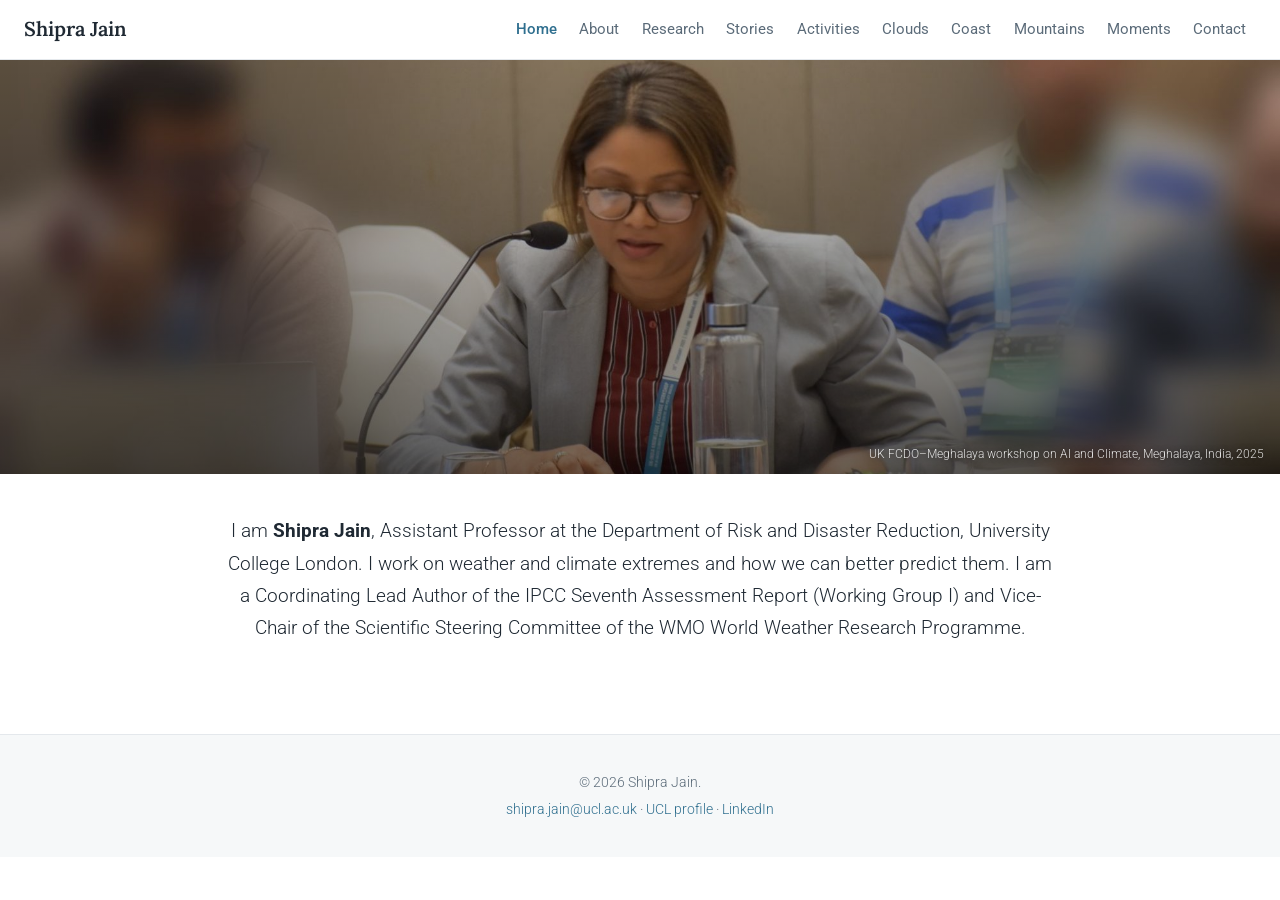
<file: index.html>
<!DOCTYPE html>
<html lang="en">
<head>
<meta charset="utf-8">
<meta name="viewport" content="width=device-width, initial-scale=1">
<title>Home · Shipra Jain</title>
<meta name="description" content="Shipra Jain, Assistant Professor at UCL, works on weather and climate extremes and how we can better predict them.">
<link rel="canonical" href="https://climatejain.github.io/">
<meta name="theme-color" content="#2f6f8f">
<link rel="icon" href="assets/favicon.svg" type="image/svg+xml">
<link rel="icon" href="assets/favicon-32.png" sizes="32x32" type="image/png">
<link rel="apple-touch-icon" href="assets/apple-touch-icon.png">
<meta property="og:type" content="website">
<meta property="og:site_name" content="Shipra Jain">
<meta property="og:title" content="Home · Shipra Jain">
<meta property="og:description" content="Shipra Jain, Assistant Professor at UCL, works on weather and climate extremes and how we can better predict them.">
<meta property="og:url" content="https://climatejain.github.io/">
<meta property="og:image" content="https://climatejain.github.io/assets/img/og-image.jpg">
<meta property="og:image:width" content="1200">
<meta property="og:image:height" content="630">
<meta name="twitter:card" content="summary_large_image">
<meta name="twitter:title" content="Home · Shipra Jain">
<meta name="twitter:description" content="Shipra Jain, Assistant Professor at UCL, works on weather and climate extremes and how we can better predict them.">
<meta name="twitter:image" content="https://climatejain.github.io/assets/img/og-image.jpg">
<link rel="preconnect" href="https://fonts.googleapis.com">
<link rel="preconnect" href="https://fonts.gstatic.com" crossorigin>
<link href="https://fonts.googleapis.com/css2?family=Lora:ital,wght@0,400;0,500;0,600;1,400&family=Roboto:wght@300;400;500;700&display=swap" rel="stylesheet">
<link rel="stylesheet" href="assets/style.css">
</head>
<body>
<a class="skip-link" href="#main">Skip to content</a>
<nav class="topnav">
  <a class="brand" href="index.html">Shipra Jain</a>
  <button class="navtoggle" aria-label="Menu" onclick="document.body.classList.toggle('nav-open')">&#9776;</button>
  <div class="navlinks">
      <a href="index.html" class="active">Home</a>
      <a href="about.html">About</a>
      <a href="research.html">Research</a>
      <a href="stories.html">Stories</a>
      <a href="activities.html">Activities</a>
      <a href="clouds.html">Clouds</a>
      <a href="coast.html">Coast</a>
      <a href="mountains.html">Mountains</a>
      <a href="moments.html">Moments</a>
      <a href="contact.html">Contact</a>
      
  </div>
</nav>
<header class="hero" style="background-image:url(assets/img/Home/f4d97d5be1da52406b90986c2daaeeae.jpg)"><div class="hero-cap">UK FCDO–Meghalaya workshop on AI and Climate, Meghalaya, India, 2025</div></header>
<main id="main">

<section class="prose center">
  <p class="lead">I am <strong>Shipra Jain</strong>, Assistant Professor at the Department of
  Risk and Disaster Reduction, University College London. I work on weather and climate
  extremes and how we can better predict them. I am a Coordinating Lead Author of the IPCC
  Seventh Assessment Report (Working Group I) and Vice-Chair of the Scientific Steering Committee of the
  WMO World Weather Research Programme.</p>
</section>

</main>
<footer class="site-footer">
  <p>&copy; 2026 Shipra Jain.</p>
  <p><a href="mailto:shipra.jain@ucl.ac.uk">shipra.jain@ucl.ac.uk</a> &middot;
     <a href="https://profiles.ucl.ac.uk/98393-shipra-jain" target="_blank" rel="noopener">UCL profile</a> &middot;
     <a href="https://www.linkedin.com/in/shipra-jain-9aa1382a/" target="_blank" rel="noopener">LinkedIn</a></p>
</footer>
</body>
</html>
</file>
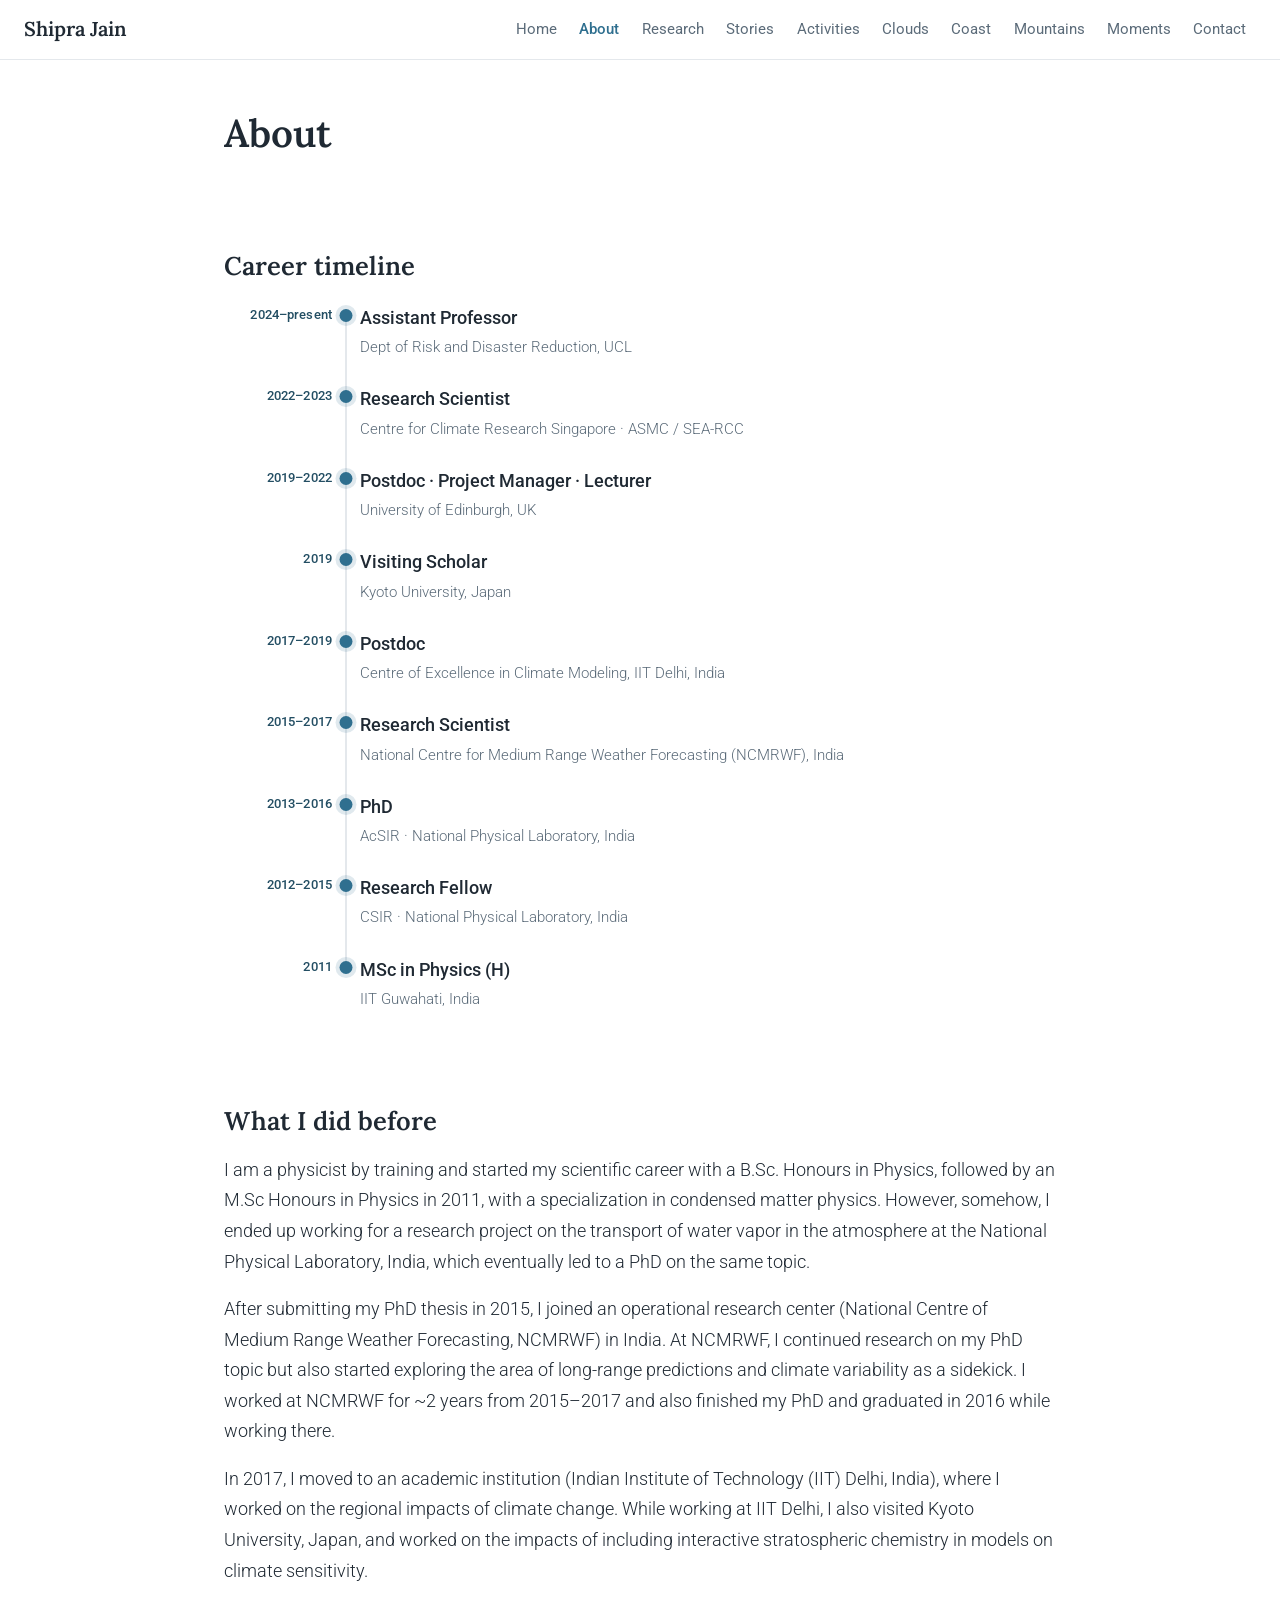
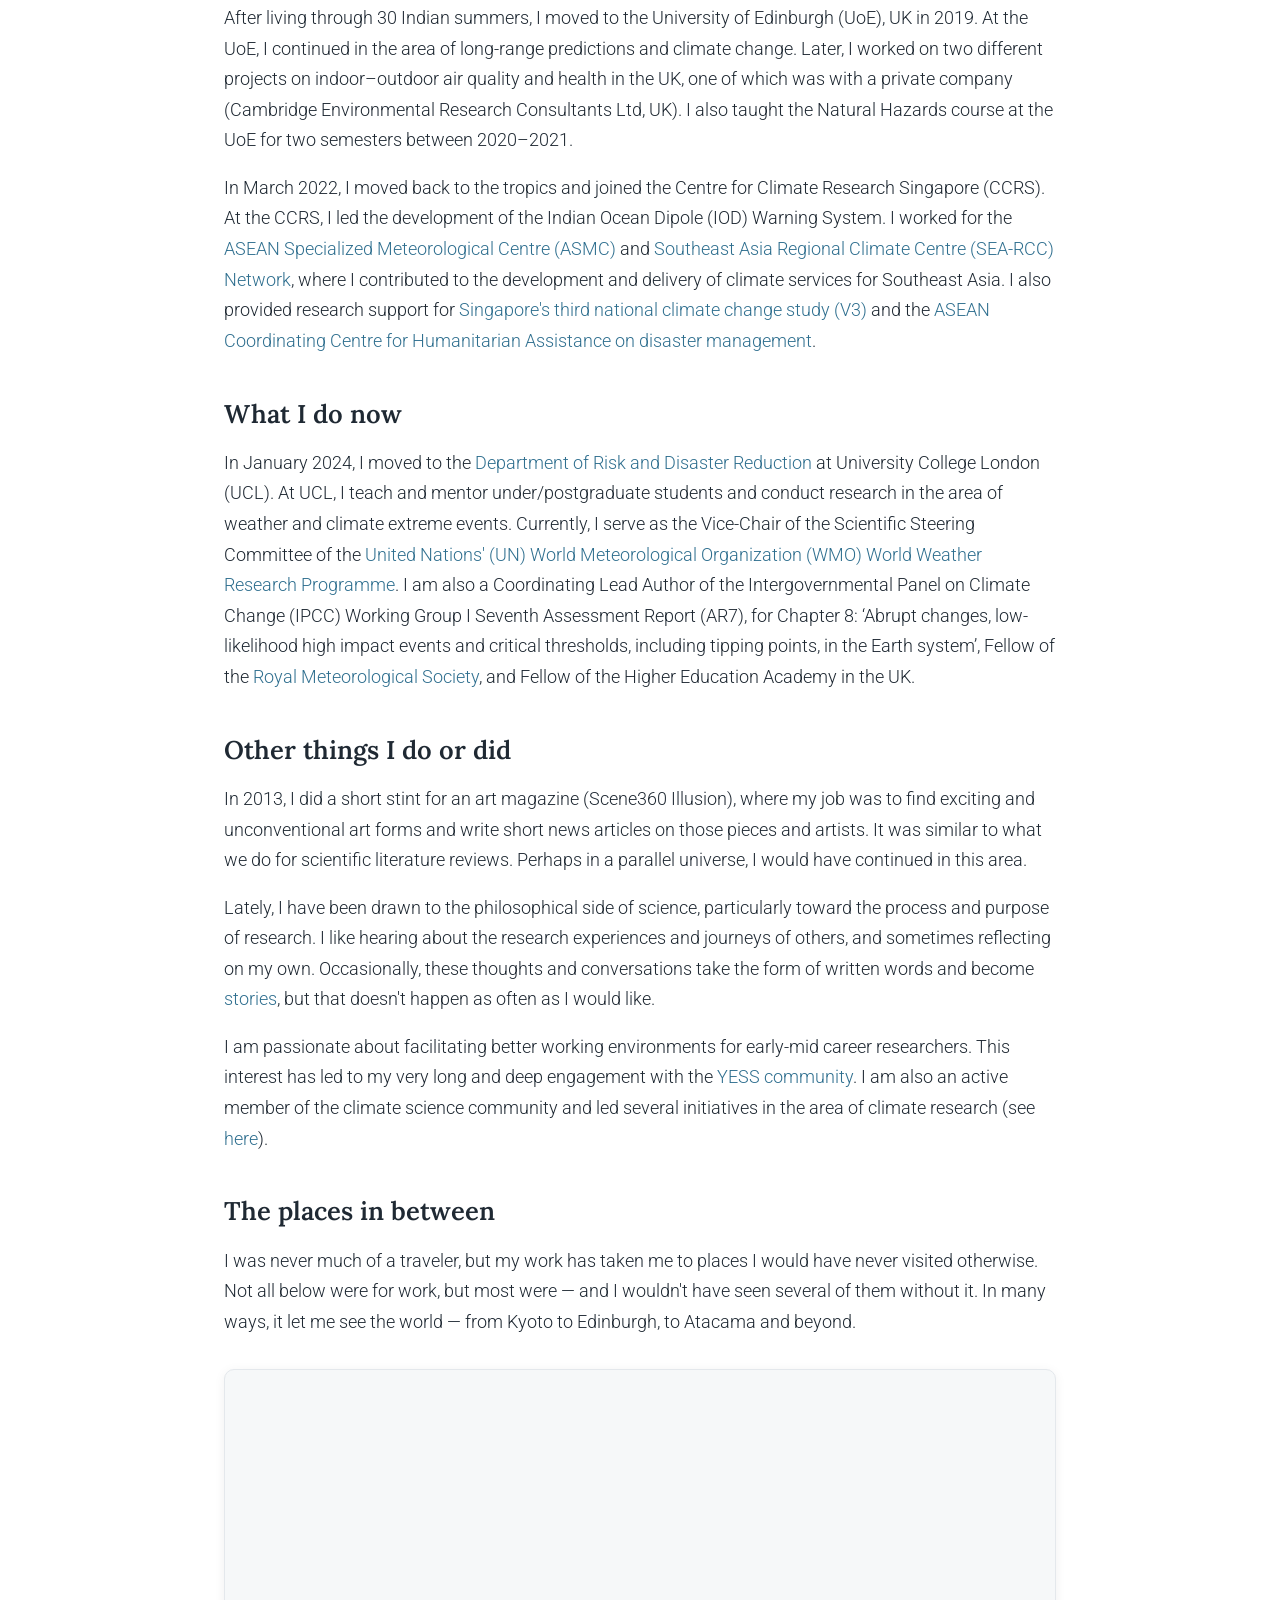
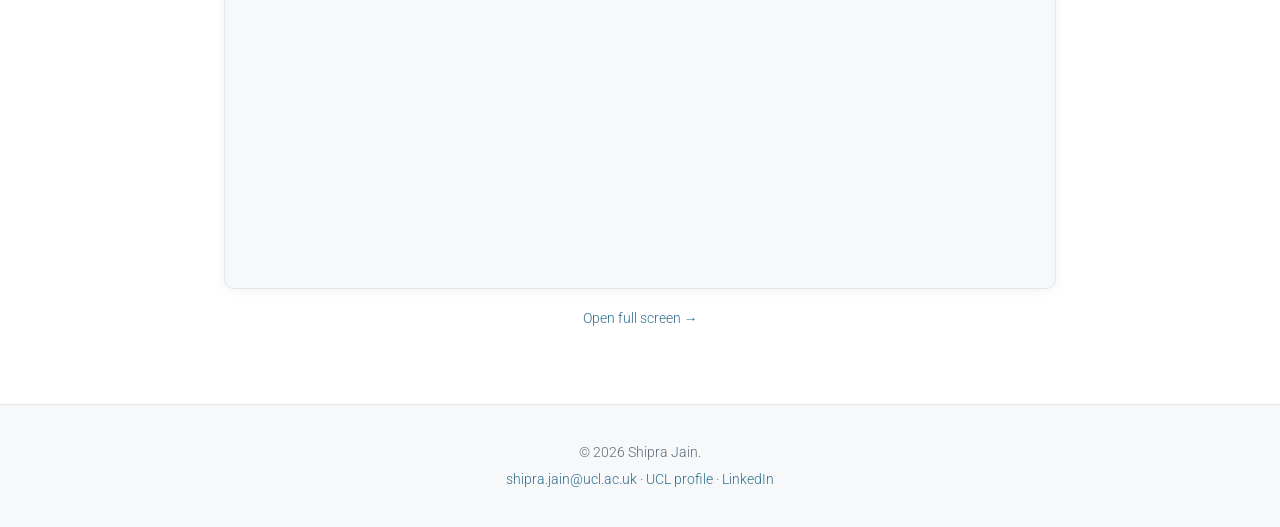
<file: about.html>
<!DOCTYPE html>
<html lang="en">
<head>
<meta charset="utf-8">
<meta name="viewport" content="width=device-width, initial-scale=1">
<title>About · Shipra Jain</title>
<meta name="description" content="About Shipra Jain — a physicist turned climate scientist; career timeline from India and Japan to Edinburgh, Singapore and UCL.">
<link rel="canonical" href="https://climatejain.github.io/about.html">
<meta name="theme-color" content="#2f6f8f">
<link rel="icon" href="assets/favicon.svg" type="image/svg+xml">
<link rel="icon" href="assets/favicon-32.png" sizes="32x32" type="image/png">
<link rel="apple-touch-icon" href="assets/apple-touch-icon.png">
<meta property="og:type" content="website">
<meta property="og:site_name" content="Shipra Jain">
<meta property="og:title" content="About · Shipra Jain">
<meta property="og:description" content="About Shipra Jain — a physicist turned climate scientist; career timeline from India and Japan to Edinburgh, Singapore and UCL.">
<meta property="og:url" content="https://climatejain.github.io/about.html">
<meta property="og:image" content="https://climatejain.github.io/assets/img/og-image.jpg">
<meta property="og:image:width" content="1200">
<meta property="og:image:height" content="630">
<meta name="twitter:card" content="summary_large_image">
<meta name="twitter:title" content="About · Shipra Jain">
<meta name="twitter:description" content="About Shipra Jain — a physicist turned climate scientist; career timeline from India and Japan to Edinburgh, Singapore and UCL.">
<meta name="twitter:image" content="https://climatejain.github.io/assets/img/og-image.jpg">
<link rel="preconnect" href="https://fonts.googleapis.com">
<link rel="preconnect" href="https://fonts.gstatic.com" crossorigin>
<link href="https://fonts.googleapis.com/css2?family=Lora:ital,wght@0,400;0,500;0,600;1,400&family=Roboto:wght@300;400;500;700&display=swap" rel="stylesheet">
<link rel="stylesheet" href="assets/style.css">
</head>
<body>
<a class="skip-link" href="#main">Skip to content</a>
<nav class="topnav">
  <a class="brand" href="index.html">Shipra Jain</a>
  <button class="navtoggle" aria-label="Menu" onclick="document.body.classList.toggle('nav-open')">&#9776;</button>
  <div class="navlinks">
      <a href="index.html">Home</a>
      <a href="about.html" class="active">About</a>
      <a href="research.html">Research</a>
      <a href="stories.html">Stories</a>
      <a href="activities.html">Activities</a>
      <a href="clouds.html">Clouds</a>
      <a href="coast.html">Coast</a>
      <a href="mountains.html">Mountains</a>
      <a href="moments.html">Moments</a>
      <a href="contact.html">Contact</a>
      
  </div>
</nav>
<header class="page-head"><h1>About</h1></header>
<main id="main">
<section class="prose"><h2>Career timeline</h2><ol class="cv-timeline"><li class="cv-item"><span class="cv-year">2024–present</span><span class="cv-marker"></span><span class="cv-body"><span class="cv-role">Assistant Professor</span><span class="cv-place">Dept of Risk and Disaster Reduction, UCL</span></span></li><li class="cv-item"><span class="cv-year">2022–2023</span><span class="cv-marker"></span><span class="cv-body"><span class="cv-role">Research Scientist</span><span class="cv-place">Centre for Climate Research Singapore · ASMC / SEA-RCC</span></span></li><li class="cv-item"><span class="cv-year">2019–2022</span><span class="cv-marker"></span><span class="cv-body"><span class="cv-role">Postdoc · Project Manager · Lecturer</span><span class="cv-place">University of Edinburgh, UK</span></span></li><li class="cv-item"><span class="cv-year">2019</span><span class="cv-marker"></span><span class="cv-body"><span class="cv-role">Visiting Scholar</span><span class="cv-place">Kyoto University, Japan</span></span></li><li class="cv-item"><span class="cv-year">2017–2019</span><span class="cv-marker"></span><span class="cv-body"><span class="cv-role">Postdoc</span><span class="cv-place">Centre of Excellence in Climate Modeling, IIT Delhi, India</span></span></li><li class="cv-item"><span class="cv-year">2015–2017</span><span class="cv-marker"></span><span class="cv-body"><span class="cv-role">Research Scientist</span><span class="cv-place">National Centre for Medium Range Weather Forecasting (NCMRWF), India</span></span></li><li class="cv-item"><span class="cv-year">2013–2016</span><span class="cv-marker"></span><span class="cv-body"><span class="cv-role">PhD</span><span class="cv-place">AcSIR · National Physical Laboratory, India</span></span></li><li class="cv-item"><span class="cv-year">2012–2015</span><span class="cv-marker"></span><span class="cv-body"><span class="cv-role">Research Fellow</span><span class="cv-place">CSIR · National Physical Laboratory, India</span></span></li><li class="cv-item"><span class="cv-year">2011</span><span class="cv-marker"></span><span class="cv-body"><span class="cv-role">MSc in Physics (H)</span><span class="cv-place">IIT Guwahati, India</span></span></li></ol></section>
<section class="prose">
  <h2>What I did before</h2>
  <p>I am a physicist by training and started my scientific career with a B.Sc. Honours in
  Physics, followed by an M.Sc Honours in Physics in 2011, with a specialization in condensed
  matter physics. However, somehow, I ended up working for a research project on the transport
  of water vapor in the atmosphere at the National Physical Laboratory, India, which eventually
  led to a PhD on the same topic.</p>

  <p>After submitting my PhD thesis in 2015, I joined an operational research center (National
  Centre of Medium Range Weather Forecasting, NCMRWF) in India. At NCMRWF, I continued research
  on my PhD topic but also started exploring the area of long-range predictions and climate
  variability as a sidekick. I worked at NCMRWF for ~2 years from 2015&ndash;2017 and also
  finished my PhD and graduated in 2016 while working there.</p>

  <p>In 2017, I moved to an academic institution (Indian Institute of Technology (IIT) Delhi,
  India), where I worked on the regional impacts of climate change. While working at IIT Delhi,
  I also visited Kyoto University, Japan, and worked on the impacts of including interactive
  stratospheric chemistry in models on climate sensitivity.</p>

  <p>After living through 30 Indian summers, I moved to the University of Edinburgh (UoE), UK in
  2019. At the UoE, I continued in the area of long-range predictions and climate change. Later,
  I worked on two different projects on indoor&ndash;outdoor air quality and health in the UK,
  one of which was with a private company (Cambridge Environmental Research Consultants Ltd, UK).
  I also taught the Natural Hazards course at the UoE for two semesters between 2020&ndash;2021.</p>

  <p>In March 2022, I moved back to the tropics and joined the Centre for Climate Research
  Singapore (CCRS). At the CCRS, I led the development of the Indian Ocean Dipole (IOD) Warning
  System. I worked for the <a href="https://asmc.asean.org/home/" target="_blank" rel="noopener">ASEAN Specialized Meteorological Centre (ASMC)</a>
  and <a href="https://www.mss-int.sg/sea-rcc-network" target="_blank" rel="noopener">Southeast Asia Regional Climate Centre (SEA-RCC) Network</a>,
  where I contributed to the development and delivery of climate services for Southeast Asia. I
  also provided research support for <a href="https://www.mss-int.sg/v3-climate-projections" target="_blank" rel="noopener">Singapore's third national climate change study (V3)</a>
  and the <a href="https://ahacentre.org/" target="_blank" rel="noopener">ASEAN Coordinating Centre for Humanitarian Assistance on disaster management</a>.</p>

  <h2>What I do now</h2>
  <p>In January 2024, I moved to the <a href="https://www.ucl.ac.uk/risk-disaster-reduction/" target="_blank" rel="noopener">Department of Risk and Disaster Reduction</a>
  at University College London (UCL). At UCL, I teach and mentor under/postgraduate students and
  conduct research in the area of weather and climate extreme events. Currently, I serve as the
  Vice-Chair of the Scientific Steering Committee of the <a href="https://community.wmo.int/en/activity-areas/wwrp" target="_blank" rel="noopener">United Nations' (UN) World Meteorological Organization (WMO) World Weather Research Programme</a>.
  I am also a Coordinating Lead Author of the Intergovernmental Panel on Climate Change (IPCC)
  Working Group I Seventh Assessment Report (AR7), for Chapter 8: &lsquo;Abrupt changes, low-likelihood high impact events and critical thresholds, including tipping points, in the Earth system&rsquo;, Fellow of the <a href="https://www.rmets.org/" target="_blank" rel="noopener">Royal Meteorological Society</a>,
  and Fellow of the Higher Education Academy in the UK.</p>

  <h2>Other things I do or did</h2>
  <p>In 2013, I did a short stint for an art magazine (Scene360 Illusion), where my job was to
  find exciting and unconventional art forms and write short news articles on those pieces and
  artists. It was similar to what we do for scientific literature reviews. Perhaps in a parallel
  universe, I would have continued in this area.</p>

  <p>Lately, I have been drawn to the philosophical side of science, particularly toward the
  process and purpose of research. I like hearing about the research experiences and journeys of
  others, and sometimes reflecting on my own. Occasionally, these thoughts and conversations take
  the form of written words and become <a href="stories.html">stories</a>, but that doesn't
  happen as often as I would like.</p>

  <p>I am passionate about facilitating better working environments for early-mid career
  researchers. This interest has led to my very long and deep engagement with the
  <a href="https://www.yess-community.org/" target="_blank" rel="noopener">YESS community</a>. I am also an active member of the
  climate science community and led several initiatives in the area of climate research
  (see <a href="activities.html">here</a>).</p>

  <h2>The places in between</h2>
  <p>I was never much of a traveler, but my work has taken me to places I would have never
  visited otherwise. Not all below were for work, but most were &mdash; and I wouldn't have seen
  several of them without it. In many ways, it let me see the world &mdash; from Kyoto to
  Edinburgh, to Atacama and beyond.</p>

  <figure class="travel-map">
    <iframe src="https://climatejain.github.io/my-travel-map/travel_map_light.html"
            title="Places I've been — interactive travel map" loading="lazy"></iframe>
    <figcaption><a href="https://climatejain.github.io/my-travel-map/travel_map_light.html" target="_blank" rel="noopener">Open full screen &rarr;</a></figcaption>
  </figure>
</section>

</main>
<footer class="site-footer">
  <p>&copy; 2026 Shipra Jain.</p>
  <p><a href="mailto:shipra.jain@ucl.ac.uk">shipra.jain@ucl.ac.uk</a> &middot;
     <a href="https://profiles.ucl.ac.uk/98393-shipra-jain" target="_blank" rel="noopener">UCL profile</a> &middot;
     <a href="https://www.linkedin.com/in/shipra-jain-9aa1382a/" target="_blank" rel="noopener">LinkedIn</a></p>
</footer>
</body>
</html>
</file>
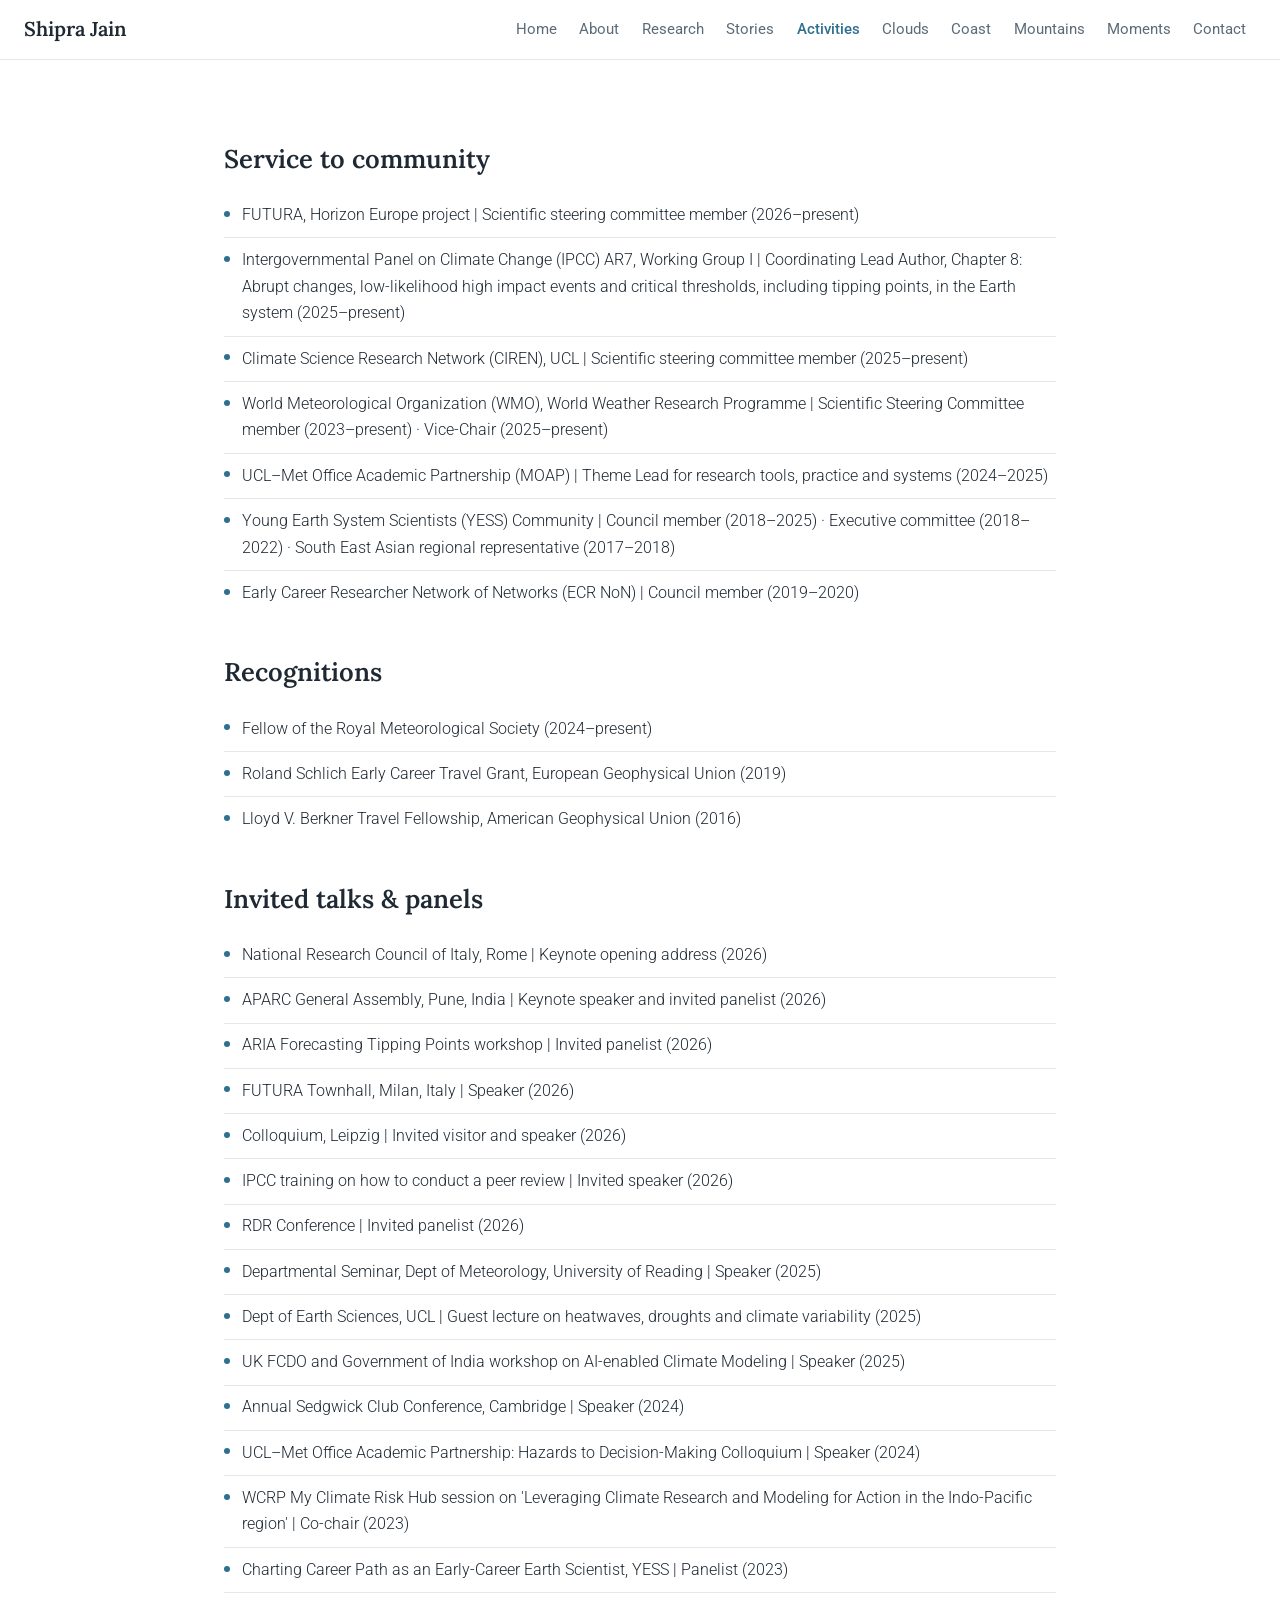
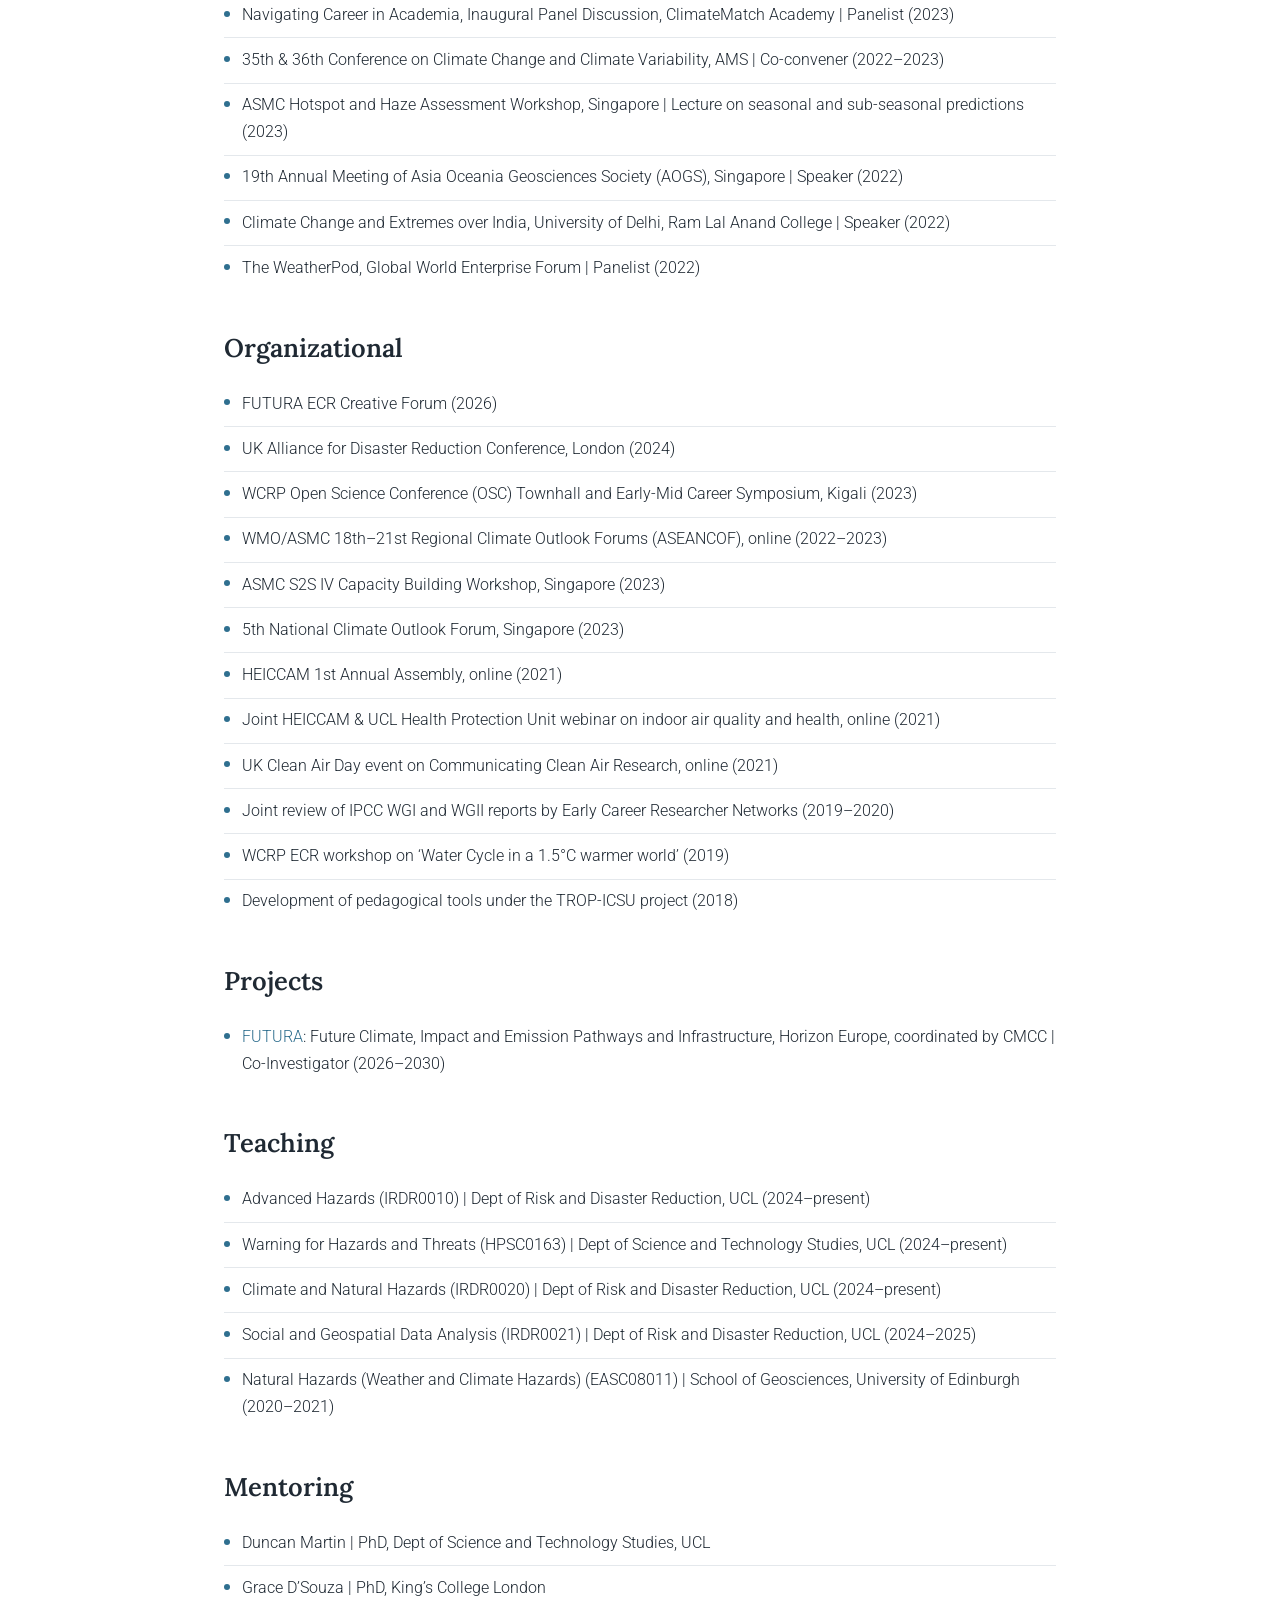
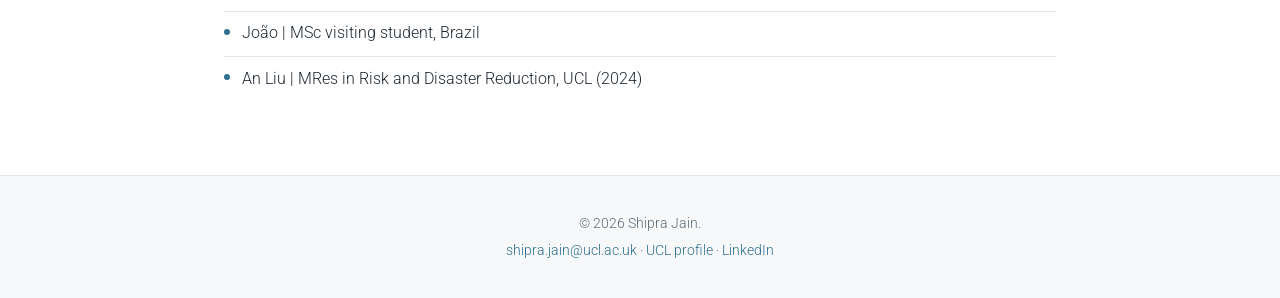
<file: activities.html>
<!DOCTYPE html>
<html lang="en">
<head>
<meta charset="utf-8">
<meta name="viewport" content="width=device-width, initial-scale=1">
<title>Activities · Shipra Jain</title>
<meta name="description" content="Shipra Jain's service to the community, recognitions, invited talks, teaching and mentoring.">
<link rel="canonical" href="https://climatejain.github.io/activities.html">
<meta name="theme-color" content="#2f6f8f">
<link rel="icon" href="assets/favicon.svg" type="image/svg+xml">
<link rel="icon" href="assets/favicon-32.png" sizes="32x32" type="image/png">
<link rel="apple-touch-icon" href="assets/apple-touch-icon.png">
<meta property="og:type" content="website">
<meta property="og:site_name" content="Shipra Jain">
<meta property="og:title" content="Activities · Shipra Jain">
<meta property="og:description" content="Shipra Jain's service to the community, recognitions, invited talks, teaching and mentoring.">
<meta property="og:url" content="https://climatejain.github.io/activities.html">
<meta property="og:image" content="https://climatejain.github.io/assets/img/og-image.jpg">
<meta property="og:image:width" content="1200">
<meta property="og:image:height" content="630">
<meta name="twitter:card" content="summary_large_image">
<meta name="twitter:title" content="Activities · Shipra Jain">
<meta name="twitter:description" content="Shipra Jain's service to the community, recognitions, invited talks, teaching and mentoring.">
<meta name="twitter:image" content="https://climatejain.github.io/assets/img/og-image.jpg">
<link rel="preconnect" href="https://fonts.googleapis.com">
<link rel="preconnect" href="https://fonts.gstatic.com" crossorigin>
<link href="https://fonts.googleapis.com/css2?family=Lora:ital,wght@0,400;0,500;0,600;1,400&family=Roboto:wght@300;400;500;700&display=swap" rel="stylesheet">
<link rel="stylesheet" href="assets/style.css">
</head>
<body>
<a class="skip-link" href="#main">Skip to content</a>
<nav class="topnav">
  <a class="brand" href="index.html">Shipra Jain</a>
  <button class="navtoggle" aria-label="Menu" onclick="document.body.classList.toggle('nav-open')">&#9776;</button>
  <div class="navlinks">
      <a href="index.html">Home</a>
      <a href="about.html">About</a>
      <a href="research.html">Research</a>
      <a href="stories.html">Stories</a>
      <a href="activities.html" class="active">Activities</a>
      <a href="clouds.html">Clouds</a>
      <a href="coast.html">Coast</a>
      <a href="mountains.html">Mountains</a>
      <a href="moments.html">Moments</a>
      <a href="contact.html">Contact</a>
      
  </div>
</nav>
<main id="main">
<section class="prose"><h2>Service to community</h2><ul class="activities"><li>FUTURA, Horizon Europe project | Scientific steering committee member (2026–present)</li><li>Intergovernmental Panel on Climate Change (IPCC) AR7, Working Group I | Coordinating Lead Author, Chapter 8: Abrupt changes, low-likelihood high impact events and critical thresholds, including tipping points, in the Earth system (2025&ndash;present)</li><li>Climate Science Research Network (CIREN), UCL | Scientific steering committee member (2025–present)</li><li>World Meteorological Organization (WMO), World Weather Research Programme | Scientific Steering Committee member (2023–present) · Vice-Chair (2025–present)</li><li>UCL–Met Office Academic Partnership (MOAP) | Theme Lead for research tools, practice and systems (2024–2025)</li><li>Young Earth System Scientists (YESS) Community | Council member (2018–2025) · Executive committee (2018–2022) · South East Asian regional representative (2017–2018)</li><li>Early Career Researcher Network of Networks (ECR NoN) | Council member (2019–2020)</li></ul><h2>Recognitions</h2><ul class="activities"><li>Fellow of the Royal Meteorological Society (2024–present)</li><li>Roland Schlich Early Career Travel Grant, European Geophysical Union (2019)</li><li>Lloyd V. Berkner Travel Fellowship, American Geophysical Union (2016)</li></ul><h2>Invited talks &amp; panels</h2><ul class="activities"><li>National Research Council of Italy, Rome | Keynote opening address (2026)</li><li>APARC General Assembly, Pune, India | Keynote speaker and invited panelist (2026)</li><li>ARIA Forecasting Tipping Points workshop | Invited panelist (2026)</li><li>FUTURA Townhall, Milan, Italy | Speaker (2026)</li><li>Colloquium, Leipzig | Invited visitor and speaker (2026)</li><li>IPCC training on how to conduct a peer review | Invited speaker (2026)</li><li>RDR Conference | Invited panelist (2026)</li><li>Departmental Seminar, Dept of Meteorology, University of Reading | Speaker (2025)</li><li>Dept of Earth Sciences, UCL | Guest lecture on heatwaves, droughts and climate variability (2025)</li><li>UK FCDO and Government of India workshop on AI-enabled Climate Modeling | Speaker (2025)</li><li>Annual Sedgwick Club Conference, Cambridge | Speaker (2024)</li><li>UCL–Met Office Academic Partnership: Hazards to Decision-Making Colloquium | Speaker (2024)</li><li>WCRP My Climate Risk Hub session on 'Leveraging Climate Research and Modeling for Action in the Indo-Pacific region' | Co-chair (2023)</li><li>Charting Career Path as an Early-Career Earth Scientist, YESS | Panelist (2023)</li><li>Navigating Career in Academia, Inaugural Panel Discussion, ClimateMatch Academy | Panelist (2023)</li><li>35th &amp; 36th Conference on Climate Change and Climate Variability, AMS | Co-convener (2022–2023)</li><li>ASMC Hotspot and Haze Assessment Workshop, Singapore | Lecture on seasonal and sub-seasonal predictions (2023)</li><li>19th Annual Meeting of Asia Oceania Geosciences Society (AOGS), Singapore | Speaker (2022)</li><li>Climate Change and Extremes over India, University of Delhi, Ram Lal Anand College | Speaker (2022)</li><li>The WeatherPod, Global World Enterprise Forum | Panelist (2022)</li></ul><h2>Organizational</h2><ul class="activities"><li>FUTURA ECR Creative Forum (2026)</li><li>UK Alliance for Disaster Reduction Conference, London (2024)</li><li>WCRP Open Science Conference (OSC) Townhall and Early-Mid Career Symposium, Kigali (2023)</li><li>WMO/ASMC 18th–21st Regional Climate Outlook Forums (ASEANCOF), online (2022–2023)</li><li>ASMC S2S IV Capacity Building Workshop, Singapore (2023)</li><li>5th National Climate Outlook Forum, Singapore (2023)</li><li>HEICCAM 1st Annual Assembly, online (2021)</li><li>Joint HEICCAM &amp; UCL Health Protection Unit webinar on indoor air quality and health, online (2021)</li><li>UK Clean Air Day event on Communicating Clean Air Research, online (2021)</li><li>Joint review of IPCC WGI and WGII reports by Early Career Researcher Networks (2019–2020)</li><li>WCRP ECR workshop on ‘Water Cycle in a 1.5°C warmer world’ (2019)</li><li>Development of pedagogical tools under the TROP-ICSU project (2018)</li></ul><h2>Projects</h2><ul class="activities"><li><a href="https://cordis.europa.eu/project/id/101295156" target="_blank" rel="noopener">FUTURA</a>: Future Climate, Impact and Emission Pathways and Infrastructure, Horizon Europe, coordinated by CMCC | Co-Investigator (2026&ndash;2030)</li></ul><h2>Teaching</h2><ul class="activities"><li>Advanced Hazards (IRDR0010) | Dept of Risk and Disaster Reduction, UCL (2024–present)</li><li>Warning for Hazards and Threats (HPSC0163) | Dept of Science and Technology Studies, UCL (2024–present)</li><li>Climate and Natural Hazards (IRDR0020) | Dept of Risk and Disaster Reduction, UCL (2024–present)</li><li>Social and Geospatial Data Analysis (IRDR0021) | Dept of Risk and Disaster Reduction, UCL (2024–2025)</li><li>Natural Hazards (Weather and Climate Hazards) (EASC08011) | School of Geosciences, University of Edinburgh (2020–2021)</li></ul><h2>Mentoring</h2><ul class="activities"><li>Duncan Martin | PhD, Dept of Science and Technology Studies, UCL</li><li>Grace D&rsquo;Souza | PhD, King&rsquo;s College London</li><li>Jo&atilde;o | MSc visiting student, Brazil</li><li>An Liu | MRes in Risk and Disaster Reduction, UCL (2024)</li></ul></section>
</main>
<footer class="site-footer">
  <p>&copy; 2026 Shipra Jain.</p>
  <p><a href="mailto:shipra.jain@ucl.ac.uk">shipra.jain@ucl.ac.uk</a> &middot;
     <a href="https://profiles.ucl.ac.uk/98393-shipra-jain" target="_blank" rel="noopener">UCL profile</a> &middot;
     <a href="https://www.linkedin.com/in/shipra-jain-9aa1382a/" target="_blank" rel="noopener">LinkedIn</a></p>
</footer>
</body>
</html>
</file>
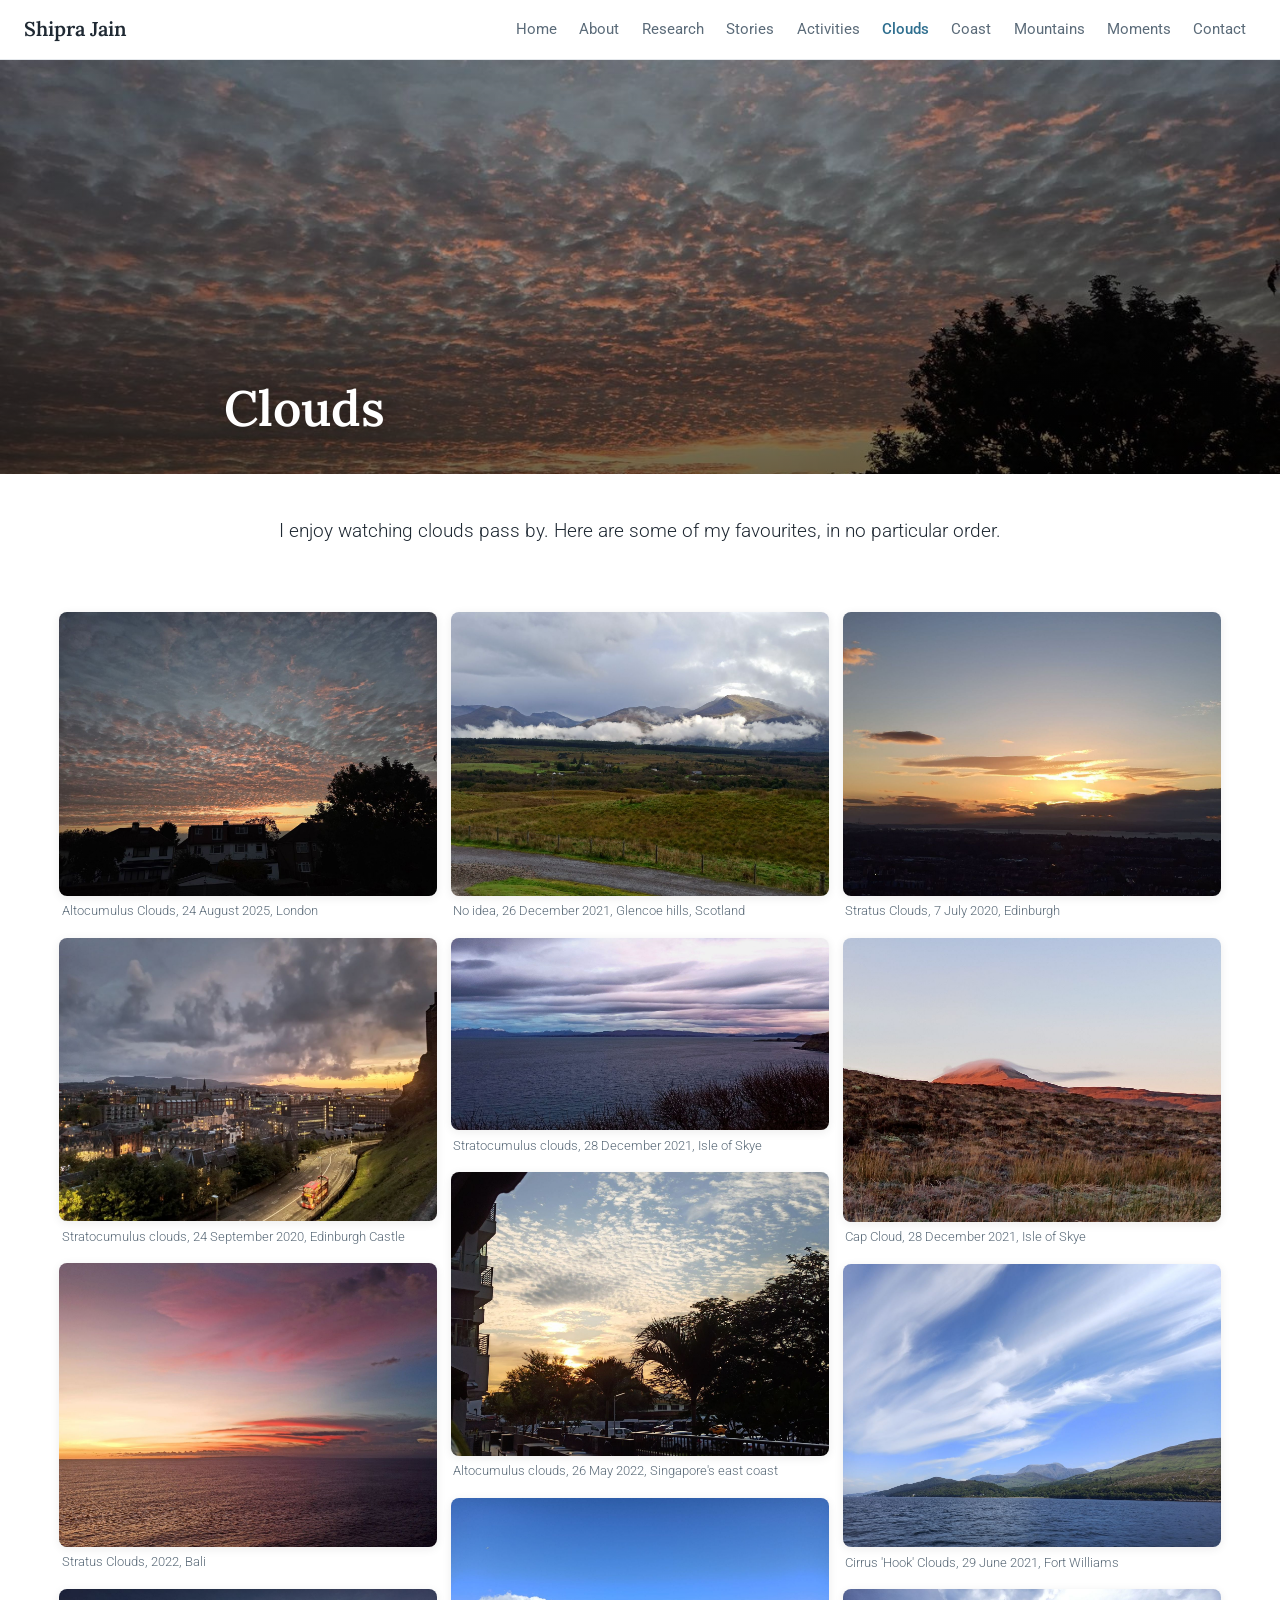
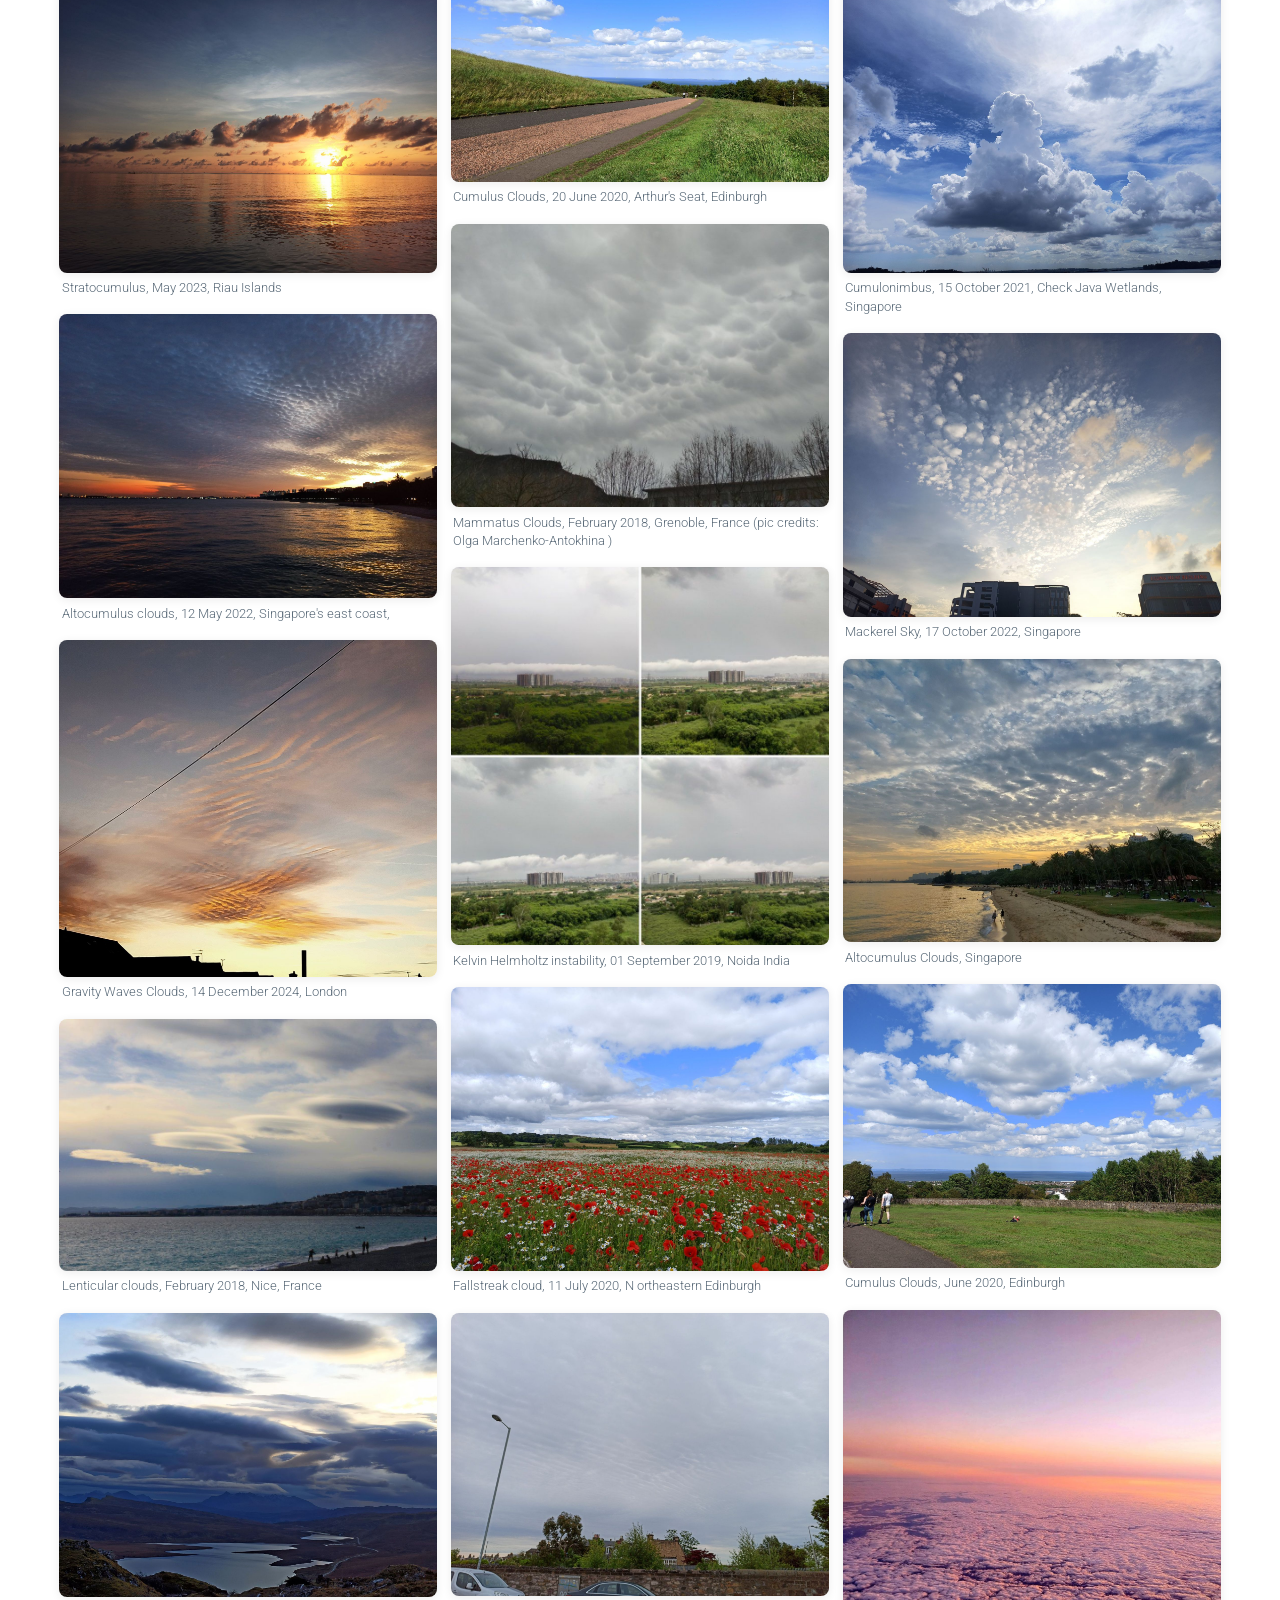
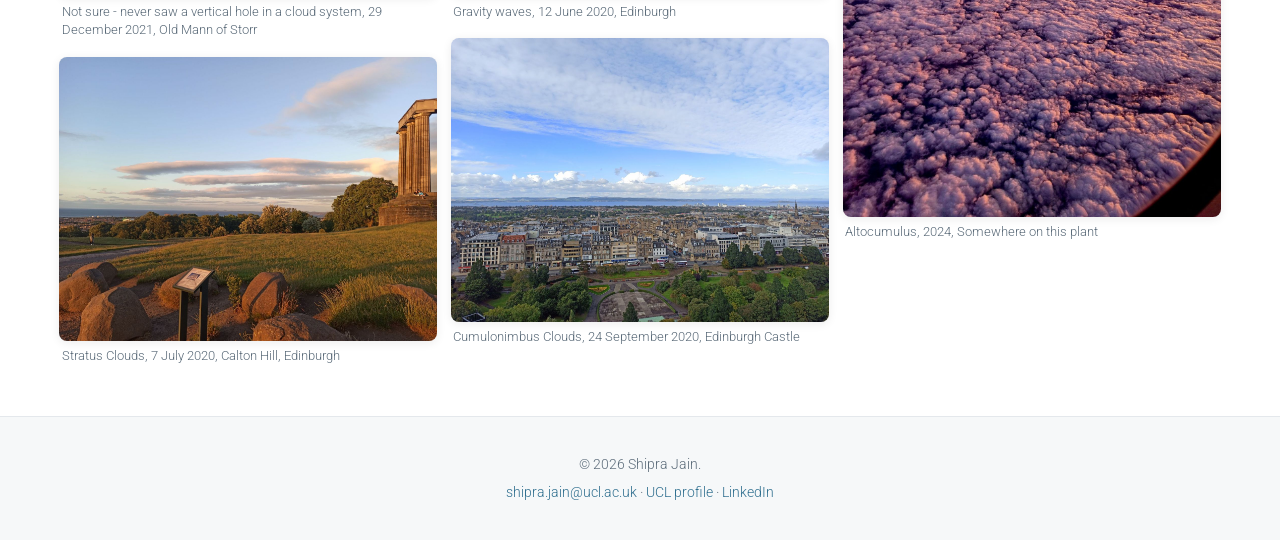
<file: clouds.html>
<!DOCTYPE html>
<html lang="en">
<head>
<meta charset="utf-8">
<meta name="viewport" content="width=device-width, initial-scale=1">
<title>Clouds · Shipra Jain</title>
<meta name="description" content="Cloud photographs by Shipra Jain — from altocumulus over London to lenticular clouds in the Alps.">
<link rel="canonical" href="https://climatejain.github.io/clouds.html">
<meta name="theme-color" content="#2f6f8f">
<link rel="icon" href="assets/favicon.svg" type="image/svg+xml">
<link rel="icon" href="assets/favicon-32.png" sizes="32x32" type="image/png">
<link rel="apple-touch-icon" href="assets/apple-touch-icon.png">
<meta property="og:type" content="website">
<meta property="og:site_name" content="Shipra Jain">
<meta property="og:title" content="Clouds · Shipra Jain">
<meta property="og:description" content="Cloud photographs by Shipra Jain — from altocumulus over London to lenticular clouds in the Alps.">
<meta property="og:url" content="https://climatejain.github.io/clouds.html">
<meta property="og:image" content="https://climatejain.github.io/assets/img/og-image.jpg">
<meta property="og:image:width" content="1200">
<meta property="og:image:height" content="630">
<meta name="twitter:card" content="summary_large_image">
<meta name="twitter:title" content="Clouds · Shipra Jain">
<meta name="twitter:description" content="Cloud photographs by Shipra Jain — from altocumulus over London to lenticular clouds in the Alps.">
<meta name="twitter:image" content="https://climatejain.github.io/assets/img/og-image.jpg">
<link rel="preconnect" href="https://fonts.googleapis.com">
<link rel="preconnect" href="https://fonts.gstatic.com" crossorigin>
<link href="https://fonts.googleapis.com/css2?family=Lora:ital,wght@0,400;0,500;0,600;1,400&family=Roboto:wght@300;400;500;700&display=swap" rel="stylesheet">
<link rel="stylesheet" href="assets/style.css">
</head>
<body>
<a class="skip-link" href="#main">Skip to content</a>
<nav class="topnav">
  <a class="brand" href="index.html">Shipra Jain</a>
  <button class="navtoggle" aria-label="Menu" onclick="document.body.classList.toggle('nav-open')">&#9776;</button>
  <div class="navlinks">
      <a href="index.html">Home</a>
      <a href="about.html">About</a>
      <a href="research.html">Research</a>
      <a href="stories.html">Stories</a>
      <a href="activities.html">Activities</a>
      <a href="clouds.html" class="active">Clouds</a>
      <a href="coast.html">Coast</a>
      <a href="mountains.html">Mountains</a>
      <a href="moments.html">Moments</a>
      <a href="contact.html">Contact</a>
      
  </div>
</nav>
<header class="hero" style="background-image:url(assets/img/Clouds/593898f8f0adc632c45e3c0abfd9d283.jpg)"><div class="hero-inner"><h1>Clouds</h1></div></header>
<main id="main">
<section class="prose center"><p class="lead">I enjoy watching clouds pass by. Here are some of my favourites, in no particular order.</p></section><div class="gallery">
<figure><a href="assets/img/Clouds/593898f8f0adc632c45e3c0abfd9d283.jpg" target="_blank" rel="noopener"><img loading="lazy" src="assets/img/Clouds/593898f8f0adc632c45e3c0abfd9d283.jpg" alt="Altocumulus Clouds, 24 August 2025, London" width="1500" height="1125"></a><figcaption>Altocumulus Clouds, 24 August 2025, London</figcaption></figure>
<figure><a href="assets/img/Clouds/c84d5649b33d1ace3fb3746b04f52d47.jpg" target="_blank" rel="noopener"><img loading="lazy" src="assets/img/Clouds/c84d5649b33d1ace3fb3746b04f52d47.jpg" alt="Stratocumulus clouds, 24 September 2020, Edinburgh Castle" width="1500" height="1126"></a><figcaption>Stratocumulus clouds, 24 September 2020, Edinburgh Castle</figcaption></figure>
<figure><a href="assets/img/Clouds/92eb6cc9968619bdcd9d1b7763123d86.jpg" target="_blank" rel="noopener"><img loading="lazy" src="assets/img/Clouds/92eb6cc9968619bdcd9d1b7763123d86.jpg" alt="Stratus Clouds, 2022, Bali" width="1500" height="1126"></a><figcaption>Stratus Clouds, 2022, Bali</figcaption></figure>
<figure><a href="assets/img/Clouds/4ff94526fe42b4f8d08962937159bee6.jpg" target="_blank" rel="noopener"><img loading="lazy" src="assets/img/Clouds/4ff94526fe42b4f8d08962937159bee6.jpg" alt="Stratocumulus, May 2023, Riau Islands" width="1500" height="1126"></a><figcaption>Stratocumulus, May 2023, Riau Islands</figcaption></figure>
<figure><a href="assets/img/Clouds/6ad11091544009d080bbf08a5b50f8da.jpg" target="_blank" rel="noopener"><img loading="lazy" src="assets/img/Clouds/6ad11091544009d080bbf08a5b50f8da.jpg" alt="Altocumulus clouds, 12 May 2022, Singapore&#x27;s east coast," width="1500" height="1126"></a><figcaption>Altocumulus clouds, 12 May 2022, Singapore&#x27;s east coast,</figcaption></figure>
<figure><a href="assets/img/Clouds/1f8c11894a4bb6583c63b7512902de1b.jpg" target="_blank" rel="noopener"><img loading="lazy" src="assets/img/Clouds/1f8c11894a4bb6583c63b7512902de1b.jpg" alt="Gravity Waves Clouds, 14 December 2024, London" width="1500" height="1337"></a><figcaption>Gravity Waves Clouds, 14 December 2024, London</figcaption></figure>
<figure><a href="assets/img/Clouds/4df259c5c379415aeba77c3731b460b2.jpg" target="_blank" rel="noopener"><img loading="lazy" src="assets/img/Clouds/4df259c5c379415aeba77c3731b460b2.jpg" alt="Lenticular clouds, February 2018, Nice, France" width="850" height="567"></a><figcaption>Lenticular clouds, February 2018, Nice, France</figcaption></figure>
<figure><a href="assets/img/Clouds/2a71c725982c03bf71d6f21945f6edf3.jpg" target="_blank" rel="noopener"><img loading="lazy" src="assets/img/Clouds/2a71c725982c03bf71d6f21945f6edf3.jpg" alt="Not sure - never saw a vertical hole in a cloud system, 29 December 2021, Old Mann of Storr" width="1500" height="1126"></a><figcaption>Not sure - never saw a vertical hole in a cloud system, 29 December 2021, Old Mann of Storr</figcaption></figure>
<figure><a href="assets/img/Clouds/503398d6bc4b90f69295cbfa920f4a73.jpg" target="_blank" rel="noopener"><img loading="lazy" src="assets/img/Clouds/503398d6bc4b90f69295cbfa920f4a73.jpg" alt="Stratus Clouds, 7 July 2020, Calton Hill, Edinburgh" width="1500" height="1126"></a><figcaption>Stratus Clouds, 7 July 2020, Calton Hill, Edinburgh</figcaption></figure>
<figure><a href="assets/img/Clouds/61bf70282fec30c8a11b9a229b40ceb7.jpg" target="_blank" rel="noopener"><img loading="lazy" src="assets/img/Clouds/61bf70282fec30c8a11b9a229b40ceb7.jpg" alt="No idea, 26 December 2021, Glencoe hills, Scotland" width="1500" height="1126"></a><figcaption>No idea, 26 December 2021, Glencoe hills, Scotland</figcaption></figure>
<figure><a href="assets/img/Clouds/0a982eb931a6bacc39df526c28a935d6.jpg" target="_blank" rel="noopener"><img loading="lazy" src="assets/img/Clouds/0a982eb931a6bacc39df526c28a935d6.jpg" alt="Stratocumulus clouds, 28 December 2021, Isle of Skye" width="1500" height="764"></a><figcaption>Stratocumulus clouds, 28 December 2021, Isle of Skye</figcaption></figure>
<figure><a href="assets/img/Clouds/90353979b2bce581d673bd04f706d39a.jpg" target="_blank" rel="noopener"><img loading="lazy" src="assets/img/Clouds/90353979b2bce581d673bd04f706d39a.jpg" alt="Altocumulus clouds, 26 May 2022, Singapore&#x27;s east coast" width="1500" height="1126"></a><figcaption>Altocumulus clouds, 26 May 2022, Singapore&#x27;s east coast</figcaption></figure>
<figure><a href="assets/img/Clouds/f896bc0883425bb1c859c5f2e6b7349d.jpg" target="_blank" rel="noopener"><img loading="lazy" src="assets/img/Clouds/f896bc0883425bb1c859c5f2e6b7349d.jpg" alt="Cumulus Clouds, 20 June 2020, Arthur&#x27;s Seat, Edinburgh" width="1500" height="1126"></a><figcaption>Cumulus Clouds, 20 June 2020, Arthur&#x27;s Seat, Edinburgh</figcaption></figure>
<figure><a href="assets/img/Clouds/b97e1364d49c1d8eacd024d2fa47e35e.jpg" target="_blank" rel="noopener"><img loading="lazy" src="assets/img/Clouds/b97e1364d49c1d8eacd024d2fa47e35e.jpg" alt="Mammatus Clouds, February 2018, Grenoble, France (pic credits: Olga Marchenko-Antokhina )" width="850" height="638"></a><figcaption>Mammatus Clouds, February 2018, Grenoble, France (pic credits: Olga Marchenko-Antokhina )</figcaption></figure>
<figure><a href="assets/img/Clouds/29fe04766cf637140efee1a0aae589c4.jpg" target="_blank" rel="noopener"><img loading="lazy" src="assets/img/Clouds/29fe04766cf637140efee1a0aae589c4.jpg" alt="Kelvin Helmholtz instability, 01 September 2019, Noida India" width="850" height="850"></a><figcaption>Kelvin Helmholtz instability, 01 September 2019, Noida India</figcaption></figure>
<figure><a href="assets/img/Clouds/d029bdeb88db5593919c00d38425f88d.jpg" target="_blank" rel="noopener"><img loading="lazy" src="assets/img/Clouds/d029bdeb88db5593919c00d38425f88d.jpg" alt="Fallstreak cloud, 11 July 2020, N ortheastern Edinburgh" width="1500" height="1126"></a><figcaption>Fallstreak cloud, 11 July 2020, N ortheastern Edinburgh</figcaption></figure>
<figure><a href="assets/img/Clouds/c7aeccb2ae9e93f83ad5be8b4564348d.jpg" target="_blank" rel="noopener"><img loading="lazy" src="assets/img/Clouds/c7aeccb2ae9e93f83ad5be8b4564348d.jpg" alt="Gravity waves, 12 June 2020, Edinburgh" width="1500" height="1125"></a><figcaption>Gravity waves, 12 June 2020, Edinburgh</figcaption></figure>
<figure><a href="assets/img/Clouds/4565953691e425967f5826ae5bcfd9ce.jpg" target="_blank" rel="noopener"><img loading="lazy" src="assets/img/Clouds/4565953691e425967f5826ae5bcfd9ce.jpg" alt="Cumulonimbus Clouds, 24 September 2020, Edinburgh Castle" width="1500" height="1126"></a><figcaption>Cumulonimbus Clouds, 24 September 2020, Edinburgh Castle</figcaption></figure>
<figure><a href="assets/img/Clouds/9730cc8ce88c60f6646011dab85554c5.jpg" target="_blank" rel="noopener"><img loading="lazy" src="assets/img/Clouds/9730cc8ce88c60f6646011dab85554c5.jpg" alt="Stratus Clouds, 7 July 2020, Edinburgh" width="1500" height="1126"></a><figcaption>Stratus Clouds, 7 July 2020, Edinburgh</figcaption></figure>
<figure><a href="assets/img/Clouds/3b73639039a689098a151cf92f5851d2.jpg" target="_blank" rel="noopener"><img loading="lazy" src="assets/img/Clouds/3b73639039a689098a151cf92f5851d2.jpg" alt="Cap Cloud, 28 December 2021, Isle of Skye" width="1500" height="1126"></a><figcaption>Cap Cloud, 28 December 2021, Isle of Skye</figcaption></figure>
<figure><a href="assets/img/Clouds/c106f40a05a0407a8e13f29f11fec950.jpg" target="_blank" rel="noopener"><img loading="lazy" src="assets/img/Clouds/c106f40a05a0407a8e13f29f11fec950.jpg" alt="Cirrus &#x27;Hook&#x27; Clouds, 29 June 2021, Fort Williams" width="1500" height="1126"></a><figcaption>Cirrus &#x27;Hook&#x27; Clouds, 29 June 2021, Fort Williams</figcaption></figure>
<figure><a href="assets/img/Clouds/38735e80e9dfa48cf36458999cc86858.jpg" target="_blank" rel="noopener"><img loading="lazy" src="assets/img/Clouds/38735e80e9dfa48cf36458999cc86858.jpg" alt="Cumulonimbus, 15 October 2021, Check Java Wetlands, Singapore" width="1500" height="1126"></a><figcaption>Cumulonimbus, 15 October 2021, Check Java Wetlands, Singapore</figcaption></figure>
<figure><a href="assets/img/Clouds/db0686fcba794858f22e0dcae0e80b60.jpg" target="_blank" rel="noopener"><img loading="lazy" src="assets/img/Clouds/db0686fcba794858f22e0dcae0e80b60.jpg" alt="Mackerel Sky, 17 October 2022, Singapore" width="1500" height="1126"></a><figcaption>Mackerel Sky, 17 October 2022, Singapore</figcaption></figure>
<figure><a href="assets/img/Clouds/c59846bf1dfb8f13dee12528c56309b2.jpg" target="_blank" rel="noopener"><img loading="lazy" src="assets/img/Clouds/c59846bf1dfb8f13dee12528c56309b2.jpg" alt="Altocumulus Clouds, Singapore" width="1500" height="1125"></a><figcaption>Altocumulus Clouds, Singapore</figcaption></figure>
<figure><a href="assets/img/Clouds/7bc18a80cb10a3c0793bc73ac51a54c3.jpg" target="_blank" rel="noopener"><img loading="lazy" src="assets/img/Clouds/7bc18a80cb10a3c0793bc73ac51a54c3.jpg" alt="Cumulus Clouds, June 2020, Edinburgh" width="1500" height="1126"></a><figcaption>Cumulus Clouds, June 2020, Edinburgh</figcaption></figure>
<figure><a href="assets/img/Clouds/4e664ddfa3a9ead3e87f6c6e6061d4f0.jpg" target="_blank" rel="noopener"><img loading="lazy" src="assets/img/Clouds/4e664ddfa3a9ead3e87f6c6e6061d4f0.jpg" alt="Altocumulus, 2024, Somewhere on this plant" width="1118" height="1500"></a><figcaption>Altocumulus, 2024, Somewhere on this plant</figcaption></figure>
</div>
</main>
<footer class="site-footer">
  <p>&copy; 2026 Shipra Jain.</p>
  <p><a href="mailto:shipra.jain@ucl.ac.uk">shipra.jain@ucl.ac.uk</a> &middot;
     <a href="https://profiles.ucl.ac.uk/98393-shipra-jain" target="_blank" rel="noopener">UCL profile</a> &middot;
     <a href="https://www.linkedin.com/in/shipra-jain-9aa1382a/" target="_blank" rel="noopener">LinkedIn</a></p>
</footer>
</body>
</html>
</file>
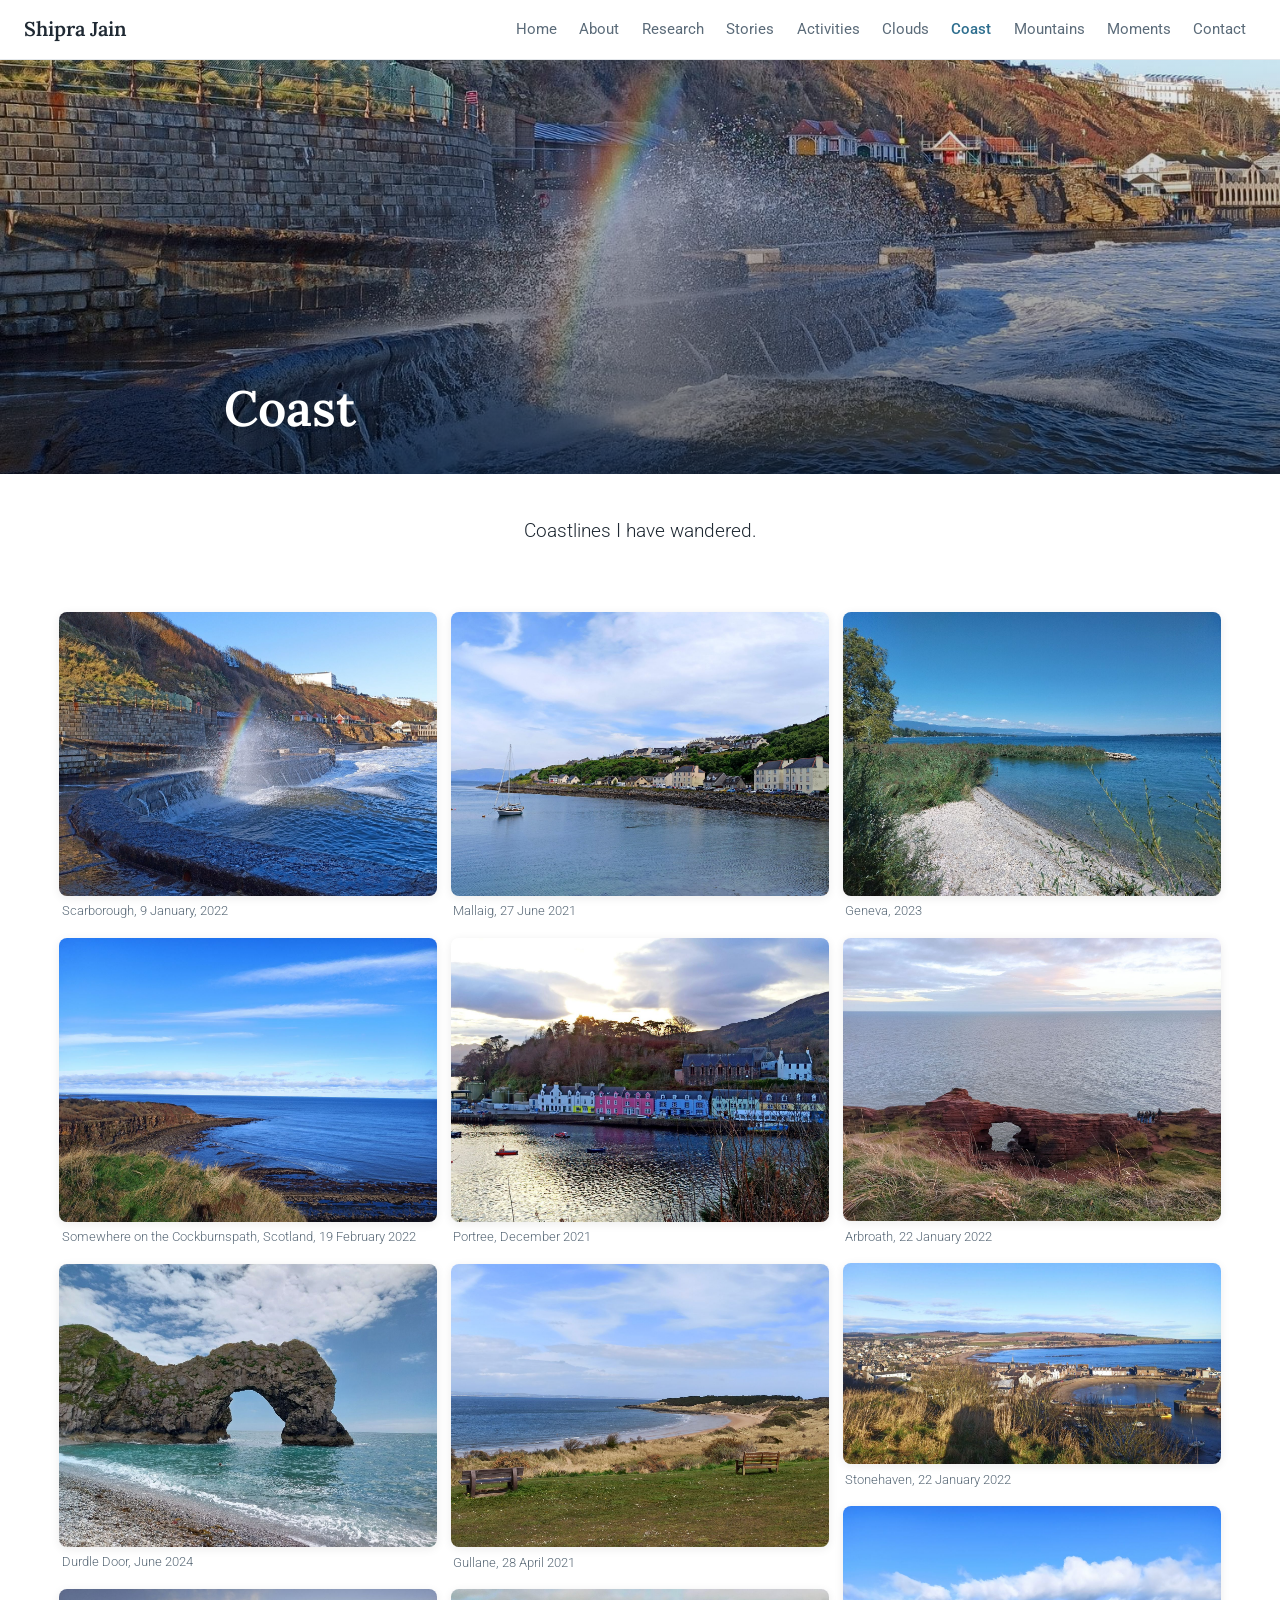
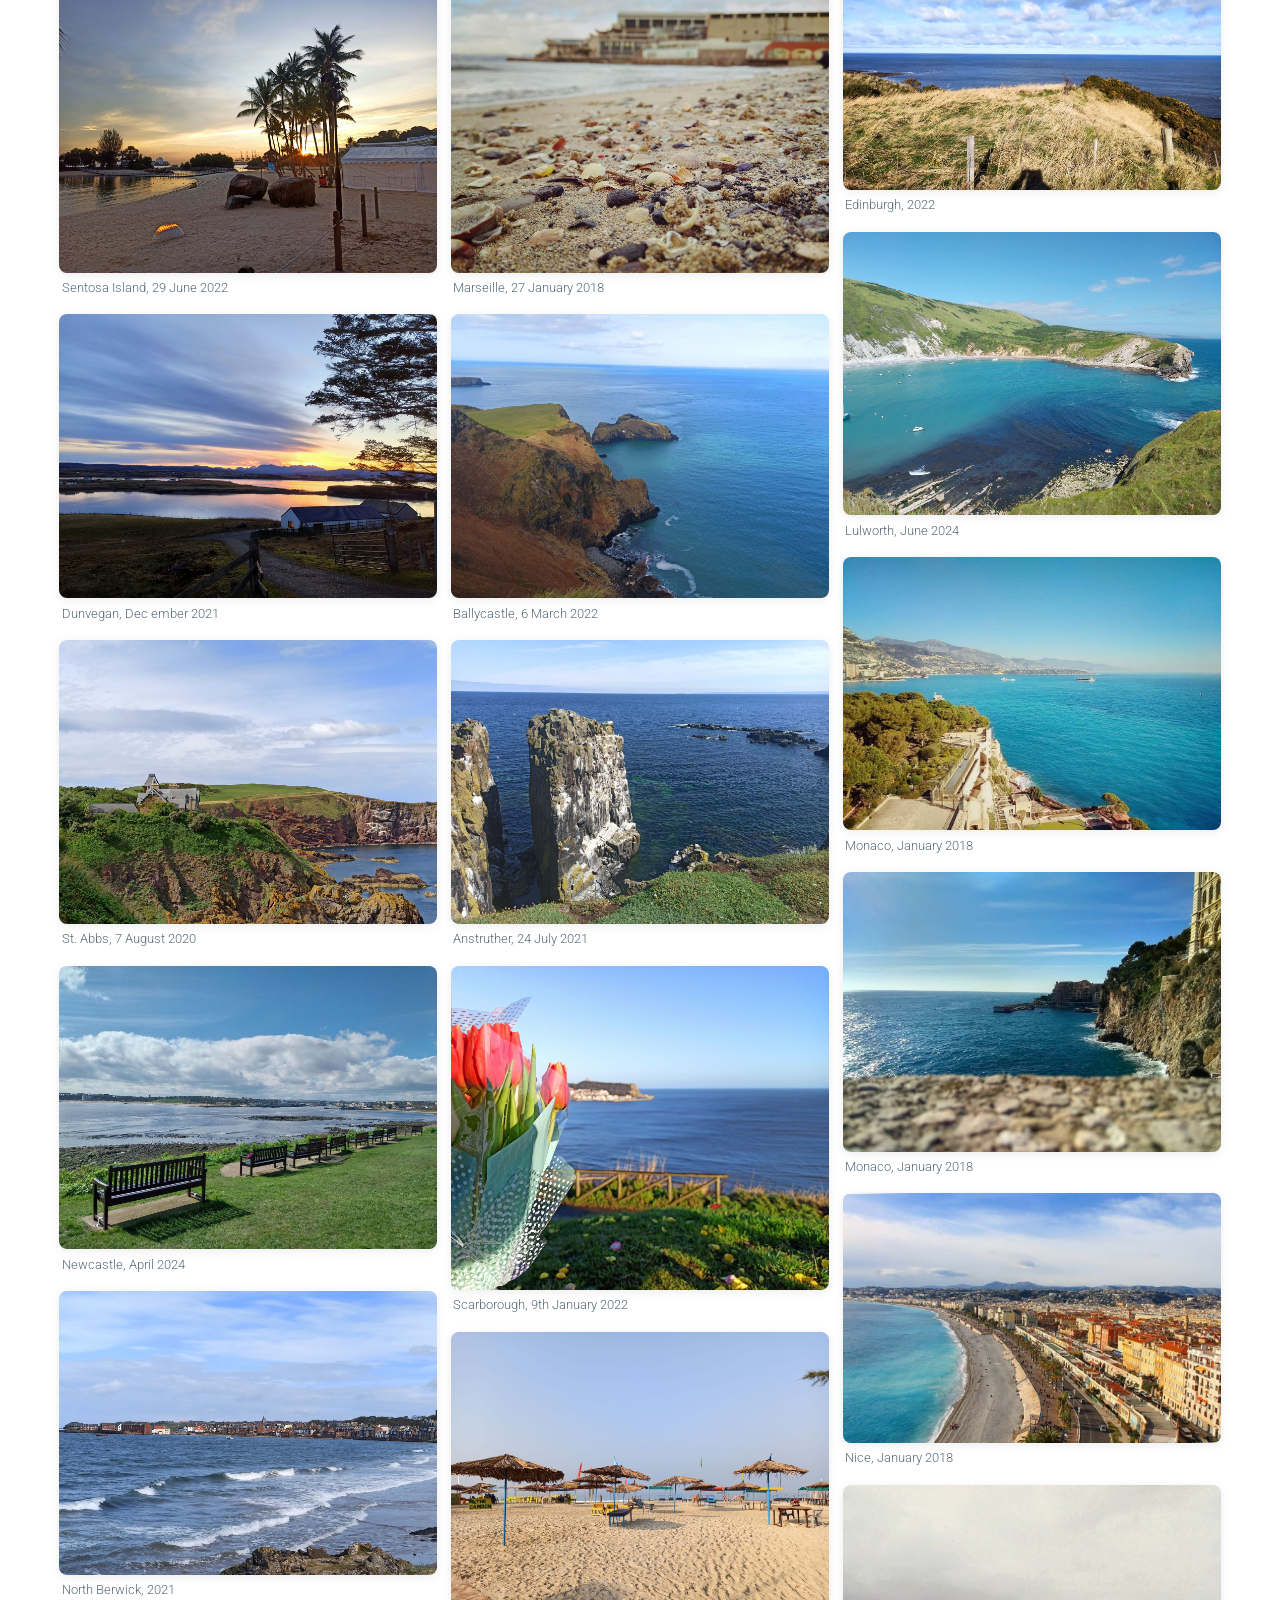
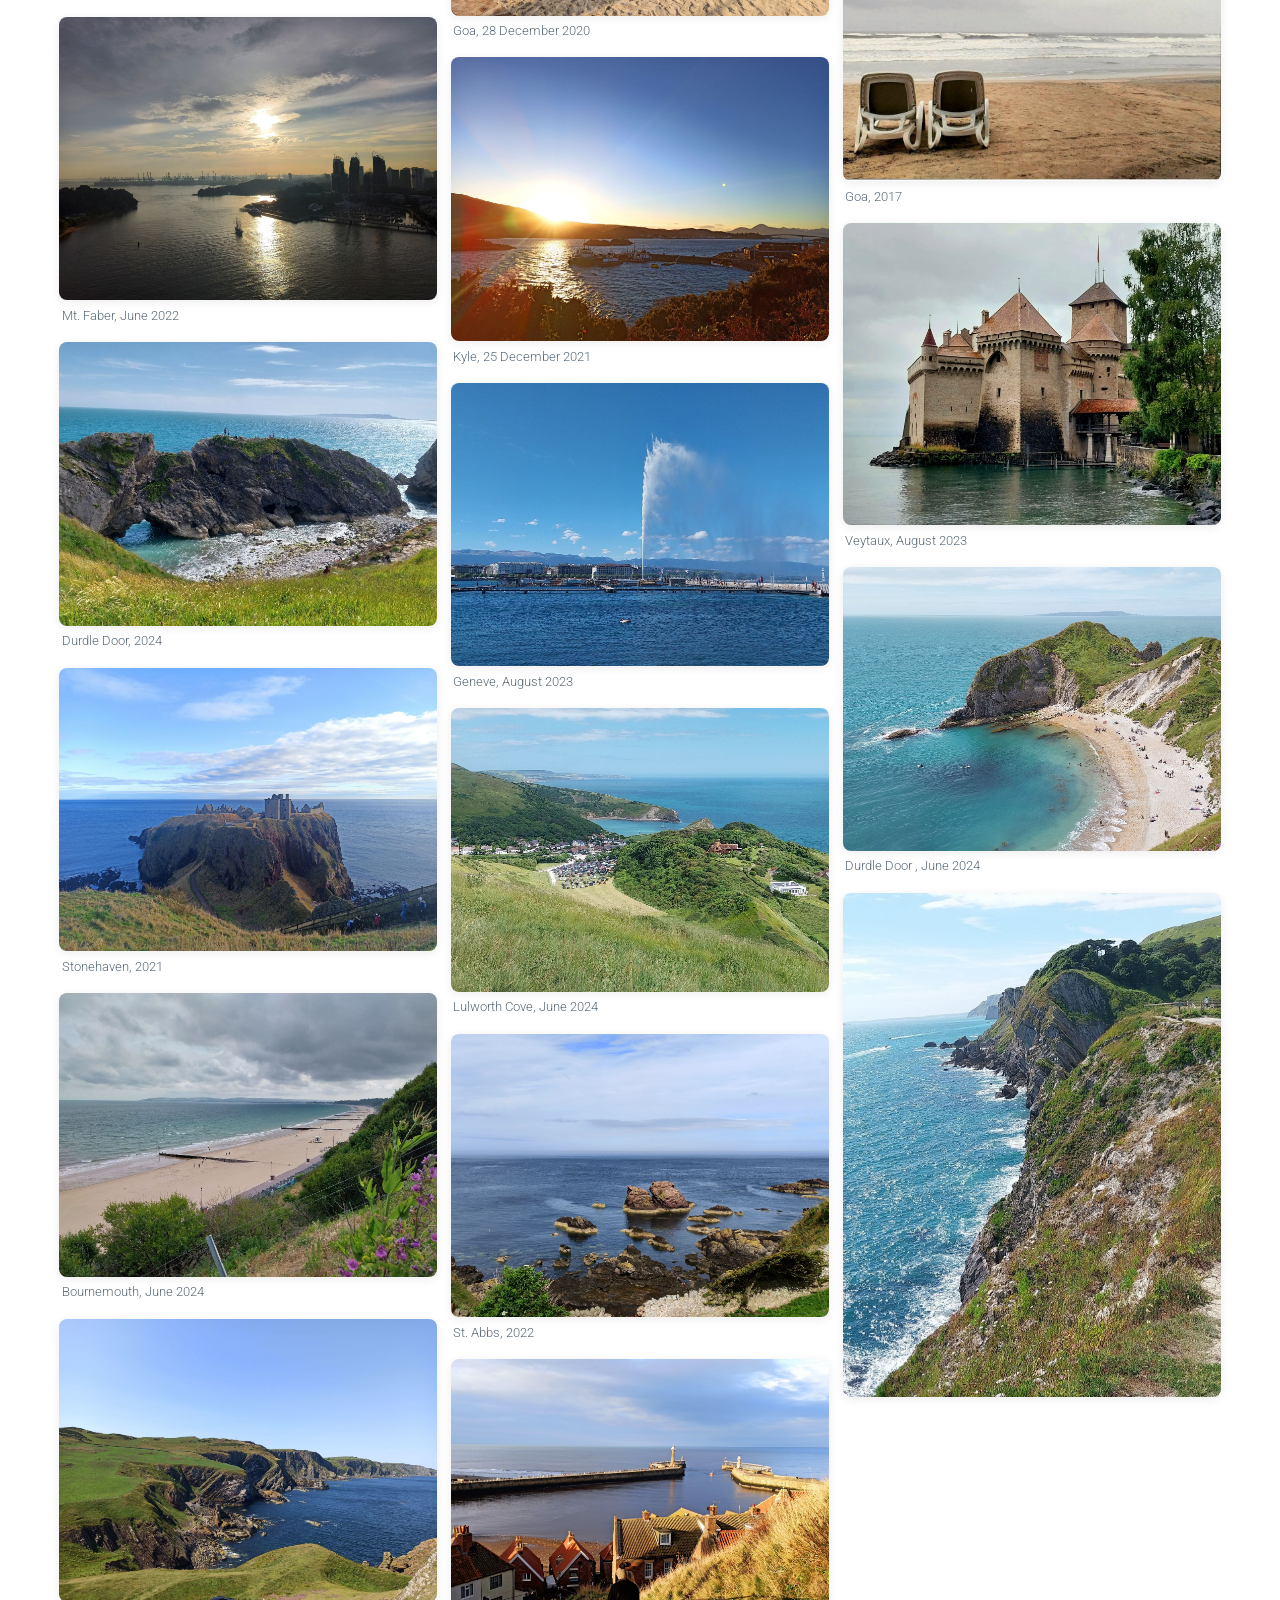
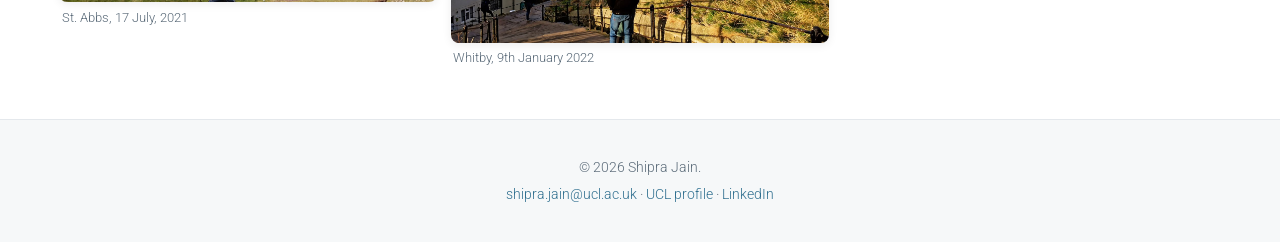
<file: coast.html>
<!DOCTYPE html>
<html lang="en">
<head>
<meta charset="utf-8">
<meta name="viewport" content="width=device-width, initial-scale=1">
<title>Coast · Shipra Jain</title>
<meta name="description" content="Coastline photographs by Shipra Jain — Scotland, England, Singapore, Goa and beyond.">
<link rel="canonical" href="https://climatejain.github.io/coast.html">
<meta name="theme-color" content="#2f6f8f">
<link rel="icon" href="assets/favicon.svg" type="image/svg+xml">
<link rel="icon" href="assets/favicon-32.png" sizes="32x32" type="image/png">
<link rel="apple-touch-icon" href="assets/apple-touch-icon.png">
<meta property="og:type" content="website">
<meta property="og:site_name" content="Shipra Jain">
<meta property="og:title" content="Coast · Shipra Jain">
<meta property="og:description" content="Coastline photographs by Shipra Jain — Scotland, England, Singapore, Goa and beyond.">
<meta property="og:url" content="https://climatejain.github.io/coast.html">
<meta property="og:image" content="https://climatejain.github.io/assets/img/og-image.jpg">
<meta property="og:image:width" content="1200">
<meta property="og:image:height" content="630">
<meta name="twitter:card" content="summary_large_image">
<meta name="twitter:title" content="Coast · Shipra Jain">
<meta name="twitter:description" content="Coastline photographs by Shipra Jain — Scotland, England, Singapore, Goa and beyond.">
<meta name="twitter:image" content="https://climatejain.github.io/assets/img/og-image.jpg">
<link rel="preconnect" href="https://fonts.googleapis.com">
<link rel="preconnect" href="https://fonts.gstatic.com" crossorigin>
<link href="https://fonts.googleapis.com/css2?family=Lora:ital,wght@0,400;0,500;0,600;1,400&family=Roboto:wght@300;400;500;700&display=swap" rel="stylesheet">
<link rel="stylesheet" href="assets/style.css">
</head>
<body>
<a class="skip-link" href="#main">Skip to content</a>
<nav class="topnav">
  <a class="brand" href="index.html">Shipra Jain</a>
  <button class="navtoggle" aria-label="Menu" onclick="document.body.classList.toggle('nav-open')">&#9776;</button>
  <div class="navlinks">
      <a href="index.html">Home</a>
      <a href="about.html">About</a>
      <a href="research.html">Research</a>
      <a href="stories.html">Stories</a>
      <a href="activities.html">Activities</a>
      <a href="clouds.html">Clouds</a>
      <a href="coast.html" class="active">Coast</a>
      <a href="mountains.html">Mountains</a>
      <a href="moments.html">Moments</a>
      <a href="contact.html">Contact</a>
      
  </div>
</nav>
<header class="hero" style="background-image:url(assets/img/Coast/aecfb76e9171b6ebd2ee118ad308d036.jpg)"><div class="hero-inner"><h1>Coast</h1></div></header>
<main id="main">
<section class="prose center"><p class="lead">Coastlines I have wandered.</p></section><div class="gallery">
<figure><a href="assets/img/Coast/aecfb76e9171b6ebd2ee118ad308d036.jpg" target="_blank" rel="noopener"><img loading="lazy" src="assets/img/Coast/aecfb76e9171b6ebd2ee118ad308d036.jpg" alt="Scarborough, 9 January, 2022" width="1500" height="1126"></a><figcaption>Scarborough, 9 January, 2022</figcaption></figure>
<figure><a href="assets/img/Coast/38cc6d5099063cf4037fd1bbe652f0fe.jpg" target="_blank" rel="noopener"><img loading="lazy" src="assets/img/Coast/38cc6d5099063cf4037fd1bbe652f0fe.jpg" alt="Somewhere on the Cockburnspath, Scotland, 19 February 2022" width="1500" height="1126"></a><figcaption>Somewhere on the Cockburnspath, Scotland, 19 February 2022</figcaption></figure>
<figure><a href="assets/img/Coast/683cc3b084373dfb3083d127be399e3e.jpg" target="_blank" rel="noopener"><img loading="lazy" src="assets/img/Coast/683cc3b084373dfb3083d127be399e3e.jpg" alt="Durdle Door, June 2024" width="1500" height="1125"></a><figcaption>Durdle Door, June 2024</figcaption></figure>
<figure><a href="assets/img/Coast/28c855af8be0baec9199b7e76a34fb65.jpg" target="_blank" rel="noopener"><img loading="lazy" src="assets/img/Coast/28c855af8be0baec9199b7e76a34fb65.jpg" alt="Sentosa Island, 29 June 2022" width="1500" height="1126"></a><figcaption>Sentosa Island, 29 June 2022</figcaption></figure>
<figure><a href="assets/img/Coast/c93eab2bf87d237df36da4da3329d07b.jpg" target="_blank" rel="noopener"><img loading="lazy" src="assets/img/Coast/c93eab2bf87d237df36da4da3329d07b.jpg" alt="Dunvegan, Dec ember 2021" width="1500" height="1126"></a><figcaption>Dunvegan, Dec ember 2021</figcaption></figure>
<figure><a href="assets/img/Coast/67f9e8006302b2acd14bcf6367694caf.jpg" target="_blank" rel="noopener"><img loading="lazy" src="assets/img/Coast/67f9e8006302b2acd14bcf6367694caf.jpg" alt="St. Abbs, 7 August 2020" width="1500" height="1126"></a><figcaption>St. Abbs, 7 August 2020</figcaption></figure>
<figure><a href="assets/img/Coast/6e320286549d296c710ffbb259d35e5f.jpg" target="_blank" rel="noopener"><img loading="lazy" src="assets/img/Coast/6e320286549d296c710ffbb259d35e5f.jpg" alt="Newcastle, April 2024" width="1500" height="1125"></a><figcaption>Newcastle, April 2024</figcaption></figure>
<figure><a href="assets/img/Coast/d400680376fec3da9eabe9069ae2fb9c.jpg" target="_blank" rel="noopener"><img loading="lazy" src="assets/img/Coast/d400680376fec3da9eabe9069ae2fb9c.jpg" alt="North Berwick, 2021" width="1500" height="1126"></a><figcaption>North Berwick, 2021</figcaption></figure>
<figure><a href="assets/img/Coast/068dac282b72e5edf3cba4c1deb1e635.jpg" target="_blank" rel="noopener"><img loading="lazy" src="assets/img/Coast/068dac282b72e5edf3cba4c1deb1e635.jpg" alt="Mt. Faber, June 2022" width="1500" height="1126"></a><figcaption>Mt. Faber, June 2022</figcaption></figure>
<figure><a href="assets/img/Coast/132875976d120b958799573f27dbd695.jpg" target="_blank" rel="noopener"><img loading="lazy" src="assets/img/Coast/132875976d120b958799573f27dbd695.jpg" alt="Durdle Door, 2024" width="1500" height="1125"></a><figcaption>Durdle Door, 2024</figcaption></figure>
<figure><a href="assets/img/Coast/d29d1e6fe4d6de06d2aadd100edaaa38.jpg" target="_blank" rel="noopener"><img loading="lazy" src="assets/img/Coast/d29d1e6fe4d6de06d2aadd100edaaa38.jpg" alt="Stonehaven, 2021" width="1500" height="1126"></a><figcaption>Stonehaven, 2021</figcaption></figure>
<figure><a href="assets/img/Coast/aef5784145db7efc9e9a5972a35cd3d4.jpg" target="_blank" rel="noopener"><img loading="lazy" src="assets/img/Coast/aef5784145db7efc9e9a5972a35cd3d4.jpg" alt="Bournemouth, June 2024" width="1500" height="1125"></a><figcaption>Bournemouth, June 2024</figcaption></figure>
<figure><a href="assets/img/Coast/770b4e1a16885bee2c4c13e34cf23dcf.jpg" target="_blank" rel="noopener"><img loading="lazy" src="assets/img/Coast/770b4e1a16885bee2c4c13e34cf23dcf.jpg" alt="St. Abbs, 17 July, 2021" width="1500" height="1126"></a><figcaption>St. Abbs, 17 July, 2021</figcaption></figure>
<figure><a href="assets/img/Coast/8f1f6d061904e5d9bd262fc9d9b43d49.jpg" target="_blank" rel="noopener"><img loading="lazy" src="assets/img/Coast/8f1f6d061904e5d9bd262fc9d9b43d49.jpg" alt="Mallaig, 27 June 2021" width="1500" height="1126"></a><figcaption>Mallaig, 27 June 2021</figcaption></figure>
<figure><a href="assets/img/Coast/c98897f935fb30ac634e01af8ce163d1.jpg" target="_blank" rel="noopener"><img loading="lazy" src="assets/img/Coast/c98897f935fb30ac634e01af8ce163d1.jpg" alt="Portree, December 2021" width="1500" height="1126"></a><figcaption>Portree, December 2021</figcaption></figure>
<figure><a href="assets/img/Coast/75d705fca97b399d8fac0b843c658dd6.jpg" target="_blank" rel="noopener"><img loading="lazy" src="assets/img/Coast/75d705fca97b399d8fac0b843c658dd6.jpg" alt="Gullane, 28 April 2021" width="1500" height="1126"></a><figcaption>Gullane, 28 April 2021</figcaption></figure>
<figure><a href="assets/img/Coast/69eabc9b643ce7b4166d4ab6fc87af70.jpg" target="_blank" rel="noopener"><img loading="lazy" src="assets/img/Coast/69eabc9b643ce7b4166d4ab6fc87af70.jpg" alt="Marseille, 27 January 2018" width="1500" height="1125"></a><figcaption>Marseille, 27 January 2018</figcaption></figure>
<figure><a href="assets/img/Coast/82141538e6e4b6d42ae0d55c4bba6551.jpg" target="_blank" rel="noopener"><img loading="lazy" src="assets/img/Coast/82141538e6e4b6d42ae0d55c4bba6551.jpg" alt="Ballycastle, 6 March 2022" width="1500" height="1126"></a><figcaption>Ballycastle, 6 March 2022</figcaption></figure>
<figure><a href="assets/img/Coast/95e40a2f99a97af63a302d5892f130d0.jpg" target="_blank" rel="noopener"><img loading="lazy" src="assets/img/Coast/95e40a2f99a97af63a302d5892f130d0.jpg" alt="Anstruther, 24 July 2021" width="1500" height="1126"></a><figcaption>Anstruther, 24 July 2021</figcaption></figure>
<figure><a href="assets/img/Coast/7010ffb770117f5c9ec057ec7f8e5cee.jpg" target="_blank" rel="noopener"><img loading="lazy" src="assets/img/Coast/7010ffb770117f5c9ec057ec7f8e5cee.jpg" alt="Scarborough, 9th January 2022" width="1500" height="1287"></a><figcaption>Scarborough, 9th January 2022</figcaption></figure>
<figure><a href="assets/img/Coast/e263216b75b69d84f93848ecca974177.jpg" target="_blank" rel="noopener"><img loading="lazy" src="assets/img/Coast/e263216b75b69d84f93848ecca974177.jpg" alt="Goa, 28 December 2020" width="1500" height="1126"></a><figcaption>Goa, 28 December 2020</figcaption></figure>
<figure><a href="assets/img/Coast/c65d21928385d54fcce86bee628c1367.jpg" target="_blank" rel="noopener"><img loading="lazy" src="assets/img/Coast/c65d21928385d54fcce86bee628c1367.jpg" alt="Kyle, 25 December 2021" width="1500" height="1126"></a><figcaption>Kyle, 25 December 2021</figcaption></figure>
<figure><a href="assets/img/Coast/6baab7d89df351d0e8d6667b67c72206.jpg" target="_blank" rel="noopener"><img loading="lazy" src="assets/img/Coast/6baab7d89df351d0e8d6667b67c72206.jpg" alt="Geneve, August 2023" width="1500" height="1125"></a><figcaption>Geneve, August 2023</figcaption></figure>
<figure><a href="assets/img/Coast/2e34efc3b4eb8ade494e8e940a6bc3ae.jpg" target="_blank" rel="noopener"><img loading="lazy" src="assets/img/Coast/2e34efc3b4eb8ade494e8e940a6bc3ae.jpg" alt="Lulworth Cove, June 2024" width="1500" height="1125"></a><figcaption>Lulworth Cove, June 2024</figcaption></figure>
<figure><a href="assets/img/Coast/d7732adb3bafe78640d2d887283d53a2.jpg" target="_blank" rel="noopener"><img loading="lazy" src="assets/img/Coast/d7732adb3bafe78640d2d887283d53a2.jpg" alt="St. Abbs, 2022" width="1500" height="1126"></a><figcaption>St. Abbs, 2022</figcaption></figure>
<figure><a href="assets/img/Coast/9dbae49fc5606f8ea2e5f9d7cea9f9a9.jpg" target="_blank" rel="noopener"><img loading="lazy" src="assets/img/Coast/9dbae49fc5606f8ea2e5f9d7cea9f9a9.jpg" alt="Whitby, 9th January 2022" width="1500" height="1126"></a><figcaption>Whitby, 9th January 2022</figcaption></figure>
<figure><a href="assets/img/Coast/376e84ce8f777788147da81e2a2cffe3.jpg" target="_blank" rel="noopener"><img loading="lazy" src="assets/img/Coast/376e84ce8f777788147da81e2a2cffe3.jpg" alt="Geneva, 2023" width="1500" height="1125"></a><figcaption>Geneva, 2023</figcaption></figure>
<figure><a href="assets/img/Coast/8849ec3a1f103429736b14598b0fb5ca.jpg" target="_blank" rel="noopener"><img loading="lazy" src="assets/img/Coast/8849ec3a1f103429736b14598b0fb5ca.jpg" alt="Arbroath, 22 January 2022" width="1500" height="1126"></a><figcaption>Arbroath, 22 January 2022</figcaption></figure>
<figure><a href="assets/img/Coast/1882fcf82928d31713a028621623a399.jpg" target="_blank" rel="noopener"><img loading="lazy" src="assets/img/Coast/1882fcf82928d31713a028621623a399.jpg" alt="Stonehaven, 22 January 2022" width="1500" height="798"></a><figcaption>Stonehaven, 22 January 2022</figcaption></figure>
<figure><a href="assets/img/Coast/6d472bc8f9528d850c90341d566b5902.jpg" target="_blank" rel="noopener"><img loading="lazy" src="assets/img/Coast/6d472bc8f9528d850c90341d566b5902.jpg" alt="Edinburgh, 2022" width="1500" height="1126"></a><figcaption>Edinburgh, 2022</figcaption></figure>
<figure><a href="assets/img/Coast/2ed88e43bd49fc4f97061428e5c1db36.jpg" target="_blank" rel="noopener"><img loading="lazy" src="assets/img/Coast/2ed88e43bd49fc4f97061428e5c1db36.jpg" alt="Lulworth, June 2024" width="1500" height="1125"></a><figcaption>Lulworth, June 2024</figcaption></figure>
<figure><a href="assets/img/Coast/c4beff0e8a99a21e7469a2bae1d10e74.jpg" target="_blank" rel="noopener"><img loading="lazy" src="assets/img/Coast/c4beff0e8a99a21e7469a2bae1d10e74.jpg" alt="Monaco, January 2018" width="1080" height="781"></a><figcaption>Monaco, January 2018</figcaption></figure>
<figure><a href="assets/img/Coast/4e2c1dc05f350b3da7f4adaedc288dff.jpg" target="_blank" rel="noopener"><img loading="lazy" src="assets/img/Coast/4e2c1dc05f350b3da7f4adaedc288dff.jpg" alt="Monaco, January 2018" width="1079" height="797"></a><figcaption>Monaco, January 2018</figcaption></figure>
<figure><a href="assets/img/Coast/ef5bb91e79cb40cede898b7a364718d2.jpg" target="_blank" rel="noopener"><img loading="lazy" src="assets/img/Coast/ef5bb91e79cb40cede898b7a364718d2.jpg" alt="Nice, January 2018" width="1065" height="702"></a><figcaption>Nice, January 2018</figcaption></figure>
<figure><a href="assets/img/Coast/307223fa2da43451a6e9792a5954cee3.jpg" target="_blank" rel="noopener"><img loading="lazy" src="assets/img/Coast/307223fa2da43451a6e9792a5954cee3.jpg" alt="Goa, 2017" width="1080" height="848"></a><figcaption>Goa, 2017</figcaption></figure>
<figure><a href="assets/img/Coast/4a4854f55799350955ffe9720492ddf7.jpg" target="_blank" rel="noopener"><img loading="lazy" src="assets/img/Coast/4a4854f55799350955ffe9720492ddf7.jpg" alt="Veytaux, August 2023" width="1500" height="1200"></a><figcaption>Veytaux, August 2023</figcaption></figure>
<figure><a href="assets/img/Coast/5b1a569ee13e256d397cea359d065f3c.jpg" target="_blank" rel="noopener"><img loading="lazy" src="assets/img/Coast/5b1a569ee13e256d397cea359d065f3c.jpg" alt="Durdle Door , June 2024" width="1500" height="1125"></a><figcaption>Durdle Door , June 2024</figcaption></figure>
<figure><a href="assets/img/Coast/080390881d5c17751ea82c2a33d1e491.jpg" target="_blank" rel="noopener"><img loading="lazy" src="assets/img/Coast/080390881d5c17751ea82c2a33d1e491.jpg" alt="" width="1125" height="1500"></a></figure>
</div>
</main>
<footer class="site-footer">
  <p>&copy; 2026 Shipra Jain.</p>
  <p><a href="mailto:shipra.jain@ucl.ac.uk">shipra.jain@ucl.ac.uk</a> &middot;
     <a href="https://profiles.ucl.ac.uk/98393-shipra-jain" target="_blank" rel="noopener">UCL profile</a> &middot;
     <a href="https://www.linkedin.com/in/shipra-jain-9aa1382a/" target="_blank" rel="noopener">LinkedIn</a></p>
</footer>
</body>
</html>
</file>
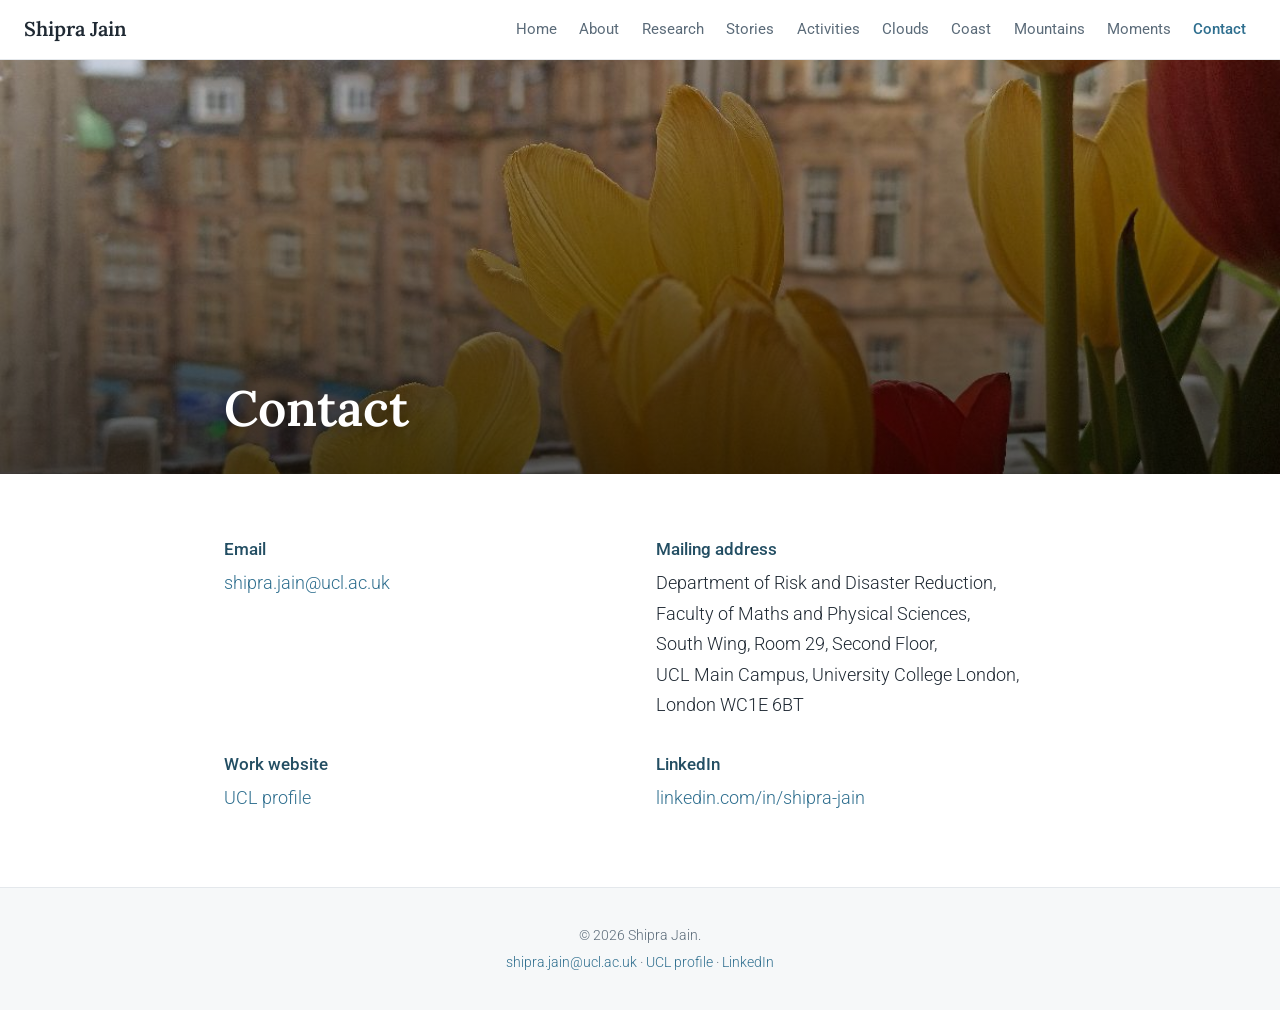
<file: contact.html>
<!DOCTYPE html>
<html lang="en">
<head>
<meta charset="utf-8">
<meta name="viewport" content="width=device-width, initial-scale=1">
<title>Contact · Shipra Jain</title>
<meta name="description" content="Contact Shipra Jain, Department of Risk and Disaster Reduction, University College London.">
<link rel="canonical" href="https://climatejain.github.io/contact.html">
<meta name="theme-color" content="#2f6f8f">
<link rel="icon" href="assets/favicon.svg" type="image/svg+xml">
<link rel="icon" href="assets/favicon-32.png" sizes="32x32" type="image/png">
<link rel="apple-touch-icon" href="assets/apple-touch-icon.png">
<meta property="og:type" content="website">
<meta property="og:site_name" content="Shipra Jain">
<meta property="og:title" content="Contact · Shipra Jain">
<meta property="og:description" content="Contact Shipra Jain, Department of Risk and Disaster Reduction, University College London.">
<meta property="og:url" content="https://climatejain.github.io/contact.html">
<meta property="og:image" content="https://climatejain.github.io/assets/img/og-image.jpg">
<meta property="og:image:width" content="1200">
<meta property="og:image:height" content="630">
<meta name="twitter:card" content="summary_large_image">
<meta name="twitter:title" content="Contact · Shipra Jain">
<meta name="twitter:description" content="Contact Shipra Jain, Department of Risk and Disaster Reduction, University College London.">
<meta name="twitter:image" content="https://climatejain.github.io/assets/img/og-image.jpg">
<link rel="preconnect" href="https://fonts.googleapis.com">
<link rel="preconnect" href="https://fonts.gstatic.com" crossorigin>
<link href="https://fonts.googleapis.com/css2?family=Lora:ital,wght@0,400;0,500;0,600;1,400&family=Roboto:wght@300;400;500;700&display=swap" rel="stylesheet">
<link rel="stylesheet" href="assets/style.css">
</head>
<body>
<a class="skip-link" href="#main">Skip to content</a>
<nav class="topnav">
  <a class="brand" href="index.html">Shipra Jain</a>
  <button class="navtoggle" aria-label="Menu" onclick="document.body.classList.toggle('nav-open')">&#9776;</button>
  <div class="navlinks">
      <a href="index.html">Home</a>
      <a href="about.html">About</a>
      <a href="research.html">Research</a>
      <a href="stories.html">Stories</a>
      <a href="activities.html">Activities</a>
      <a href="clouds.html">Clouds</a>
      <a href="coast.html">Coast</a>
      <a href="mountains.html">Mountains</a>
      <a href="moments.html">Moments</a>
      <a href="contact.html" class="active">Contact</a>
      
  </div>
</nav>
<header class="hero" style="background-image:url(assets/img/Contact/a6f6dbc1c480878621bd73e87f4d1a92.jpg)"><div class="hero-inner"><h1>Contact</h1></div></header>
<main id="main">
<section class="prose contact"><div class="contact-grid"><div><h3>Email</h3><p><a href="mailto:shipra.jain@ucl.ac.uk">shipra.jain@ucl.ac.uk</a></p></div><div><h3>Mailing address</h3><p>Department of Risk and Disaster Reduction,<br>Faculty of Maths and Physical Sciences,<br>South Wing, Room 29, Second Floor,<br>UCL Main Campus, University College London,<br>London WC1E 6BT</p></div><div><h3>Work website</h3><p><a href="https://profiles.ucl.ac.uk/98393-shipra-jain" target="_blank" rel="noopener">UCL profile</a></p></div><div><h3>LinkedIn</h3><p><a href="https://www.linkedin.com/in/shipra-jain-9aa1382a/" target="_blank" rel="noopener">linkedin.com/in/shipra-jain</a></p></div></div></section>
</main>
<footer class="site-footer">
  <p>&copy; 2026 Shipra Jain.</p>
  <p><a href="mailto:shipra.jain@ucl.ac.uk">shipra.jain@ucl.ac.uk</a> &middot;
     <a href="https://profiles.ucl.ac.uk/98393-shipra-jain" target="_blank" rel="noopener">UCL profile</a> &middot;
     <a href="https://www.linkedin.com/in/shipra-jain-9aa1382a/" target="_blank" rel="noopener">LinkedIn</a></p>
</footer>
</body>
</html>
</file>
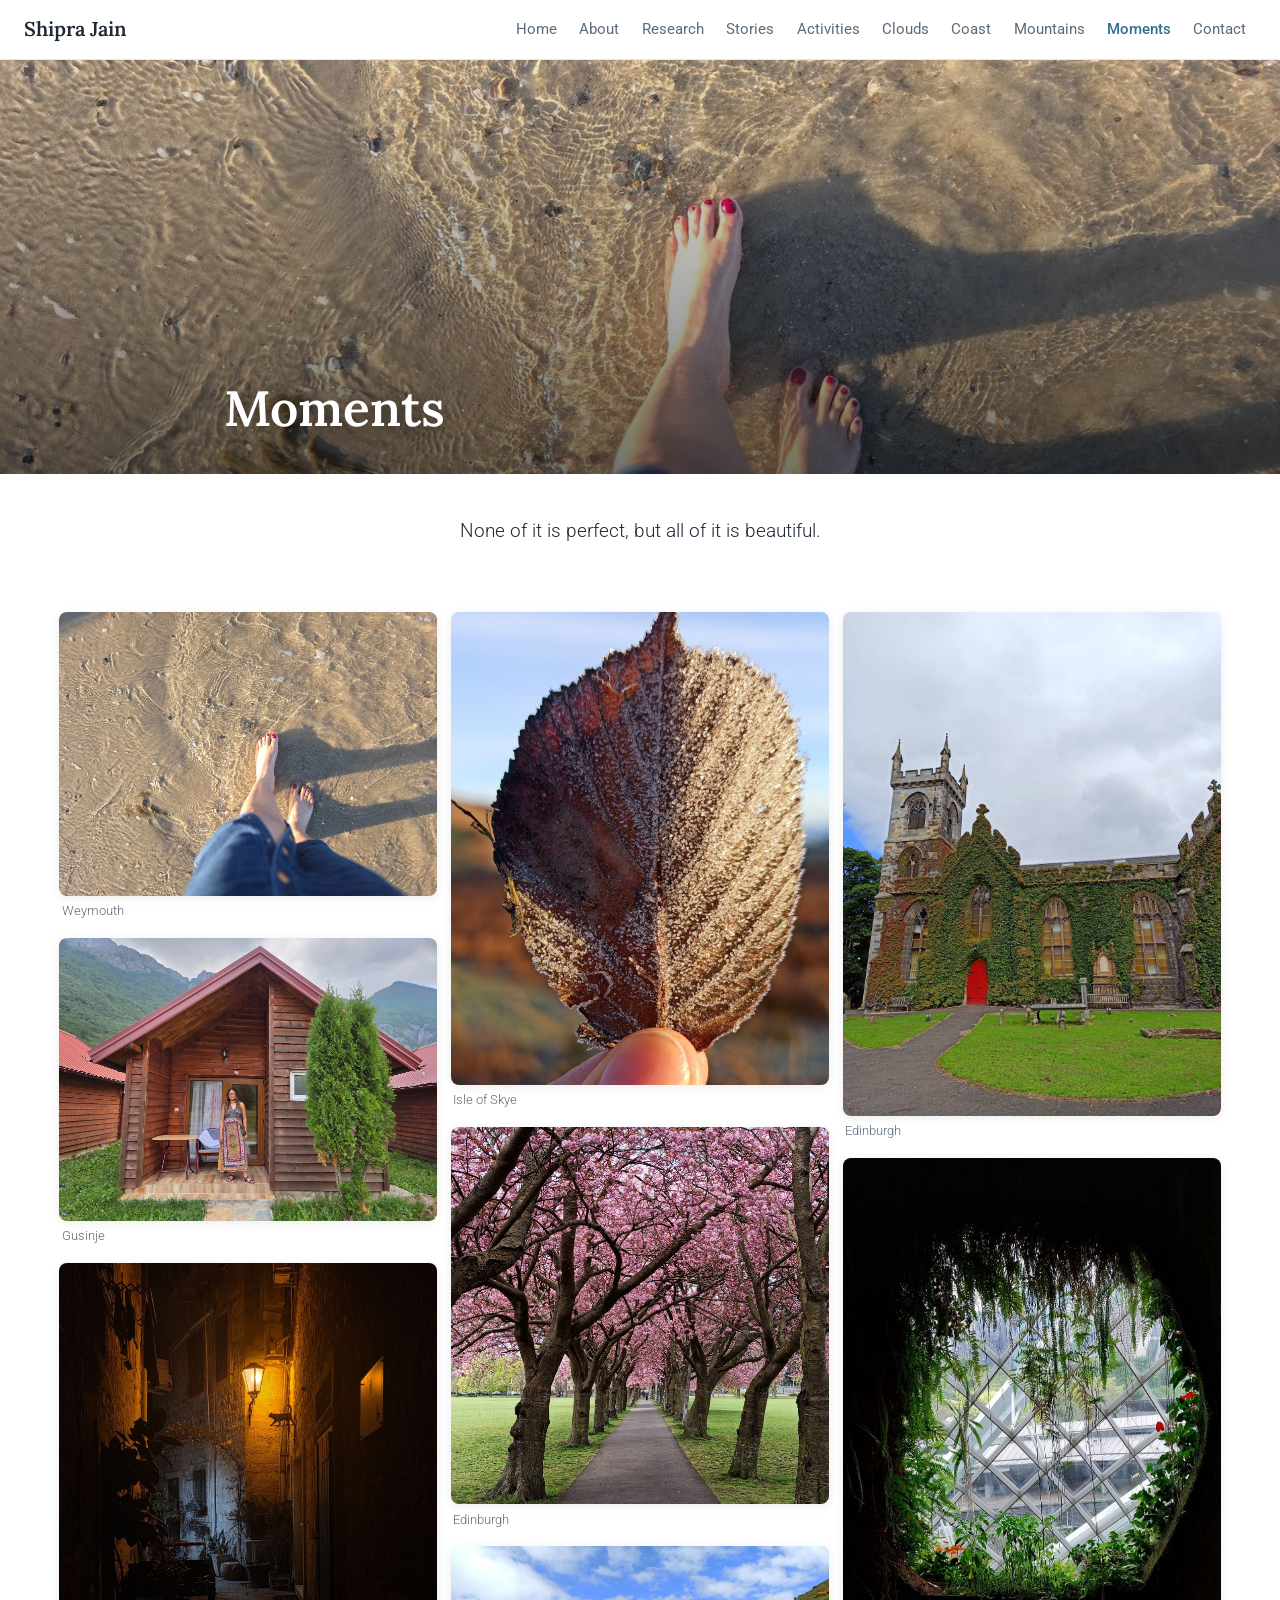
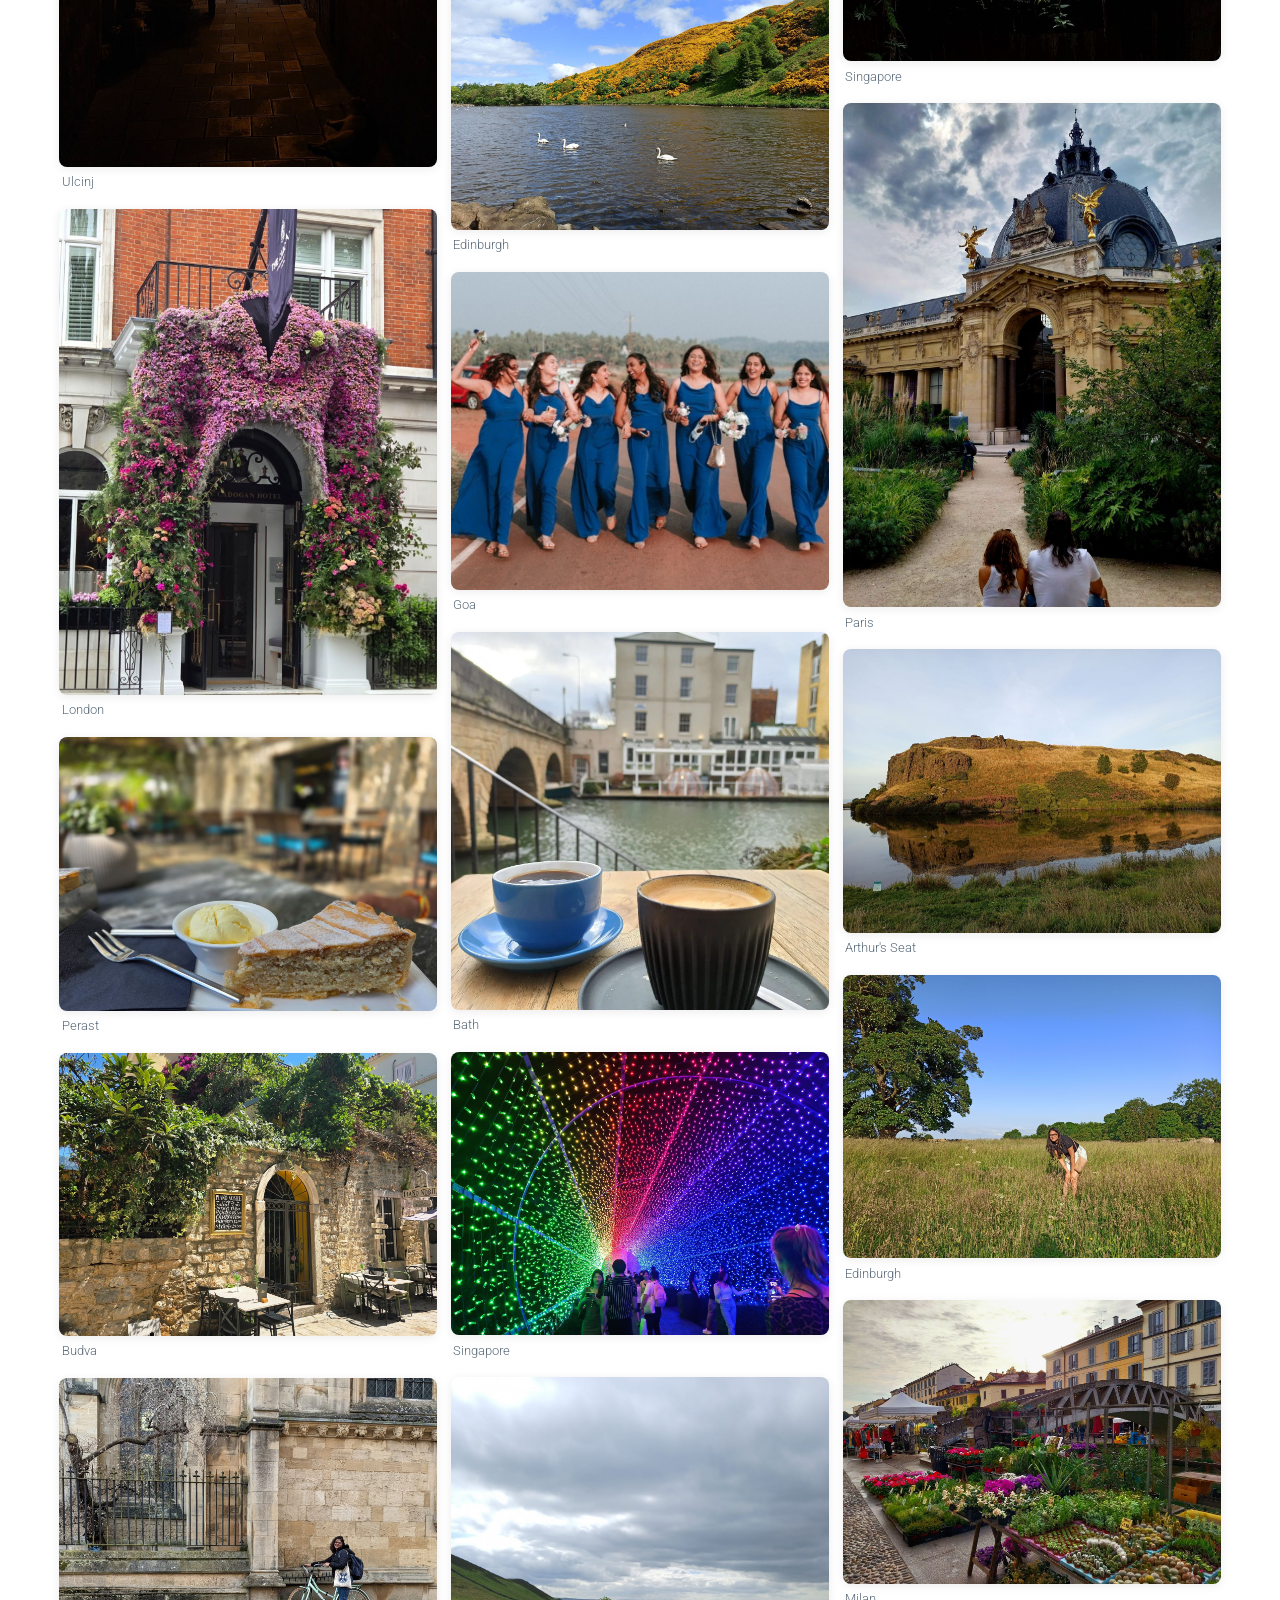
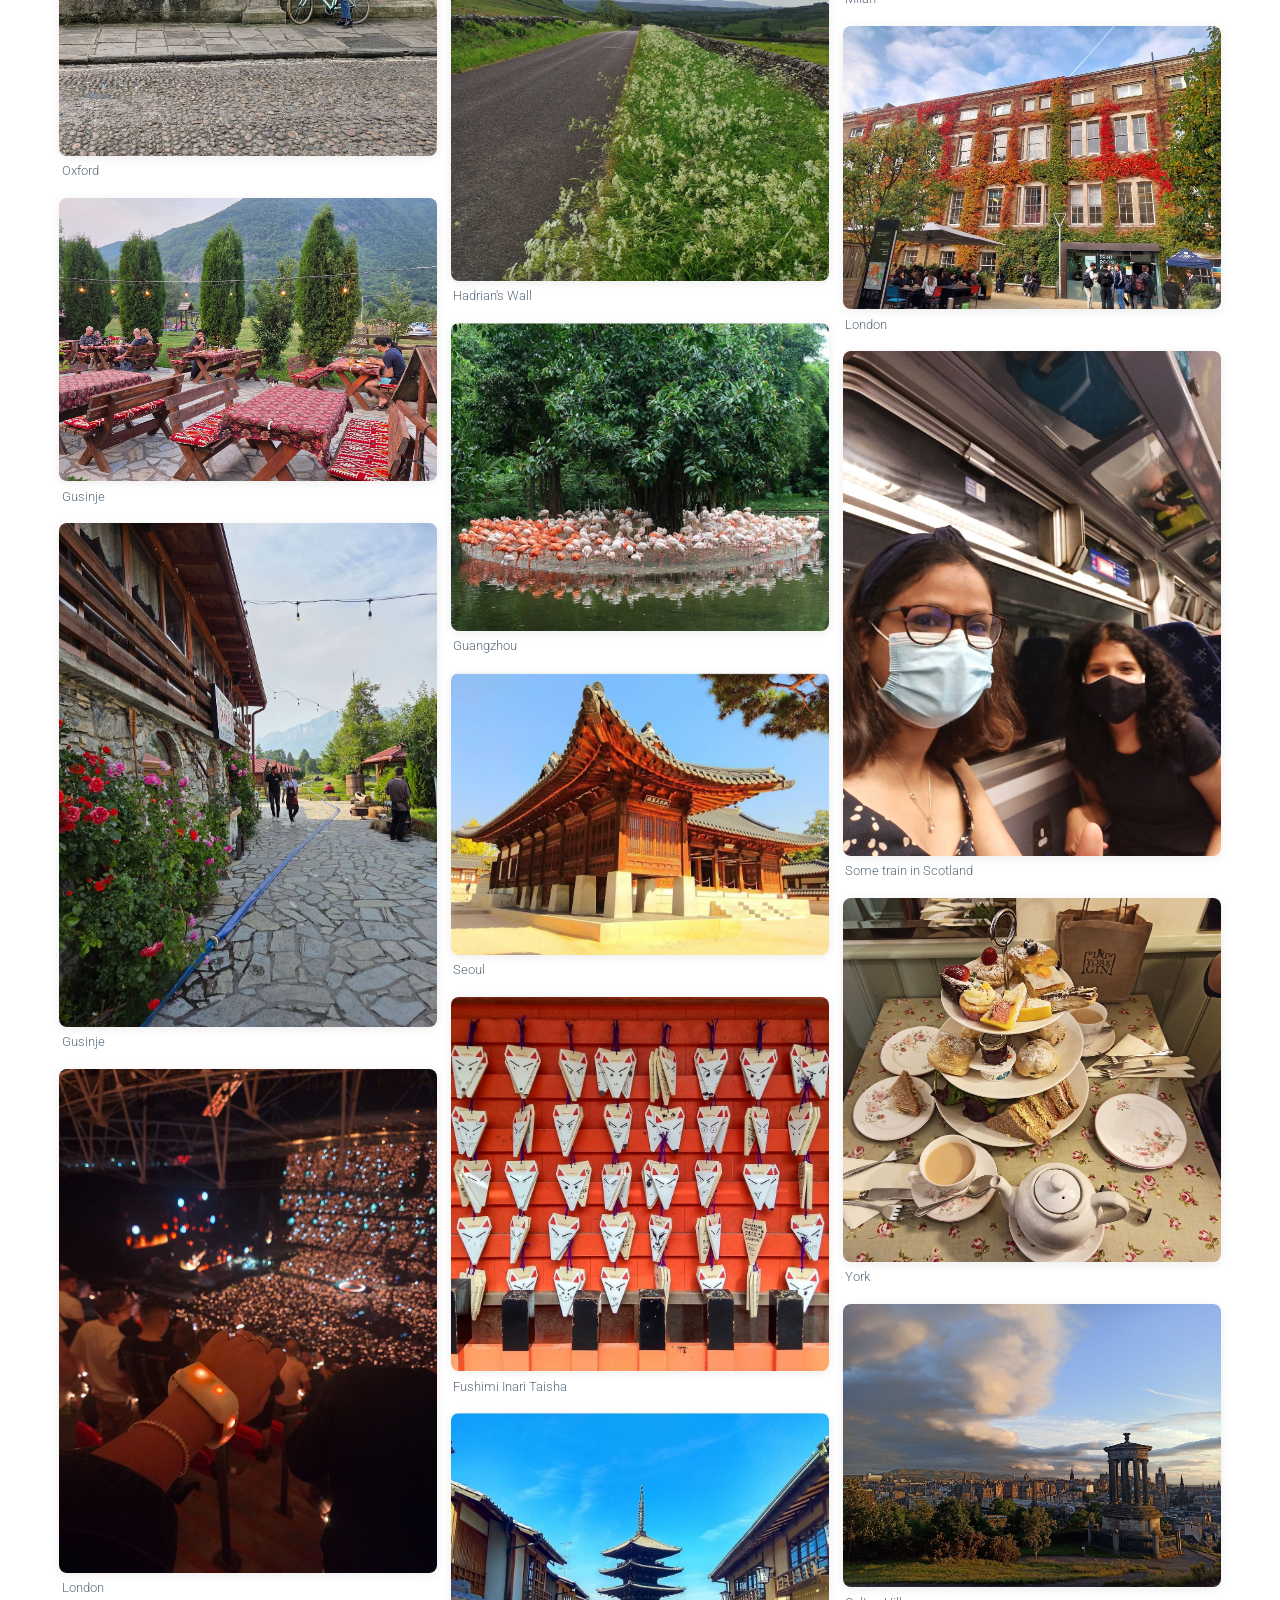
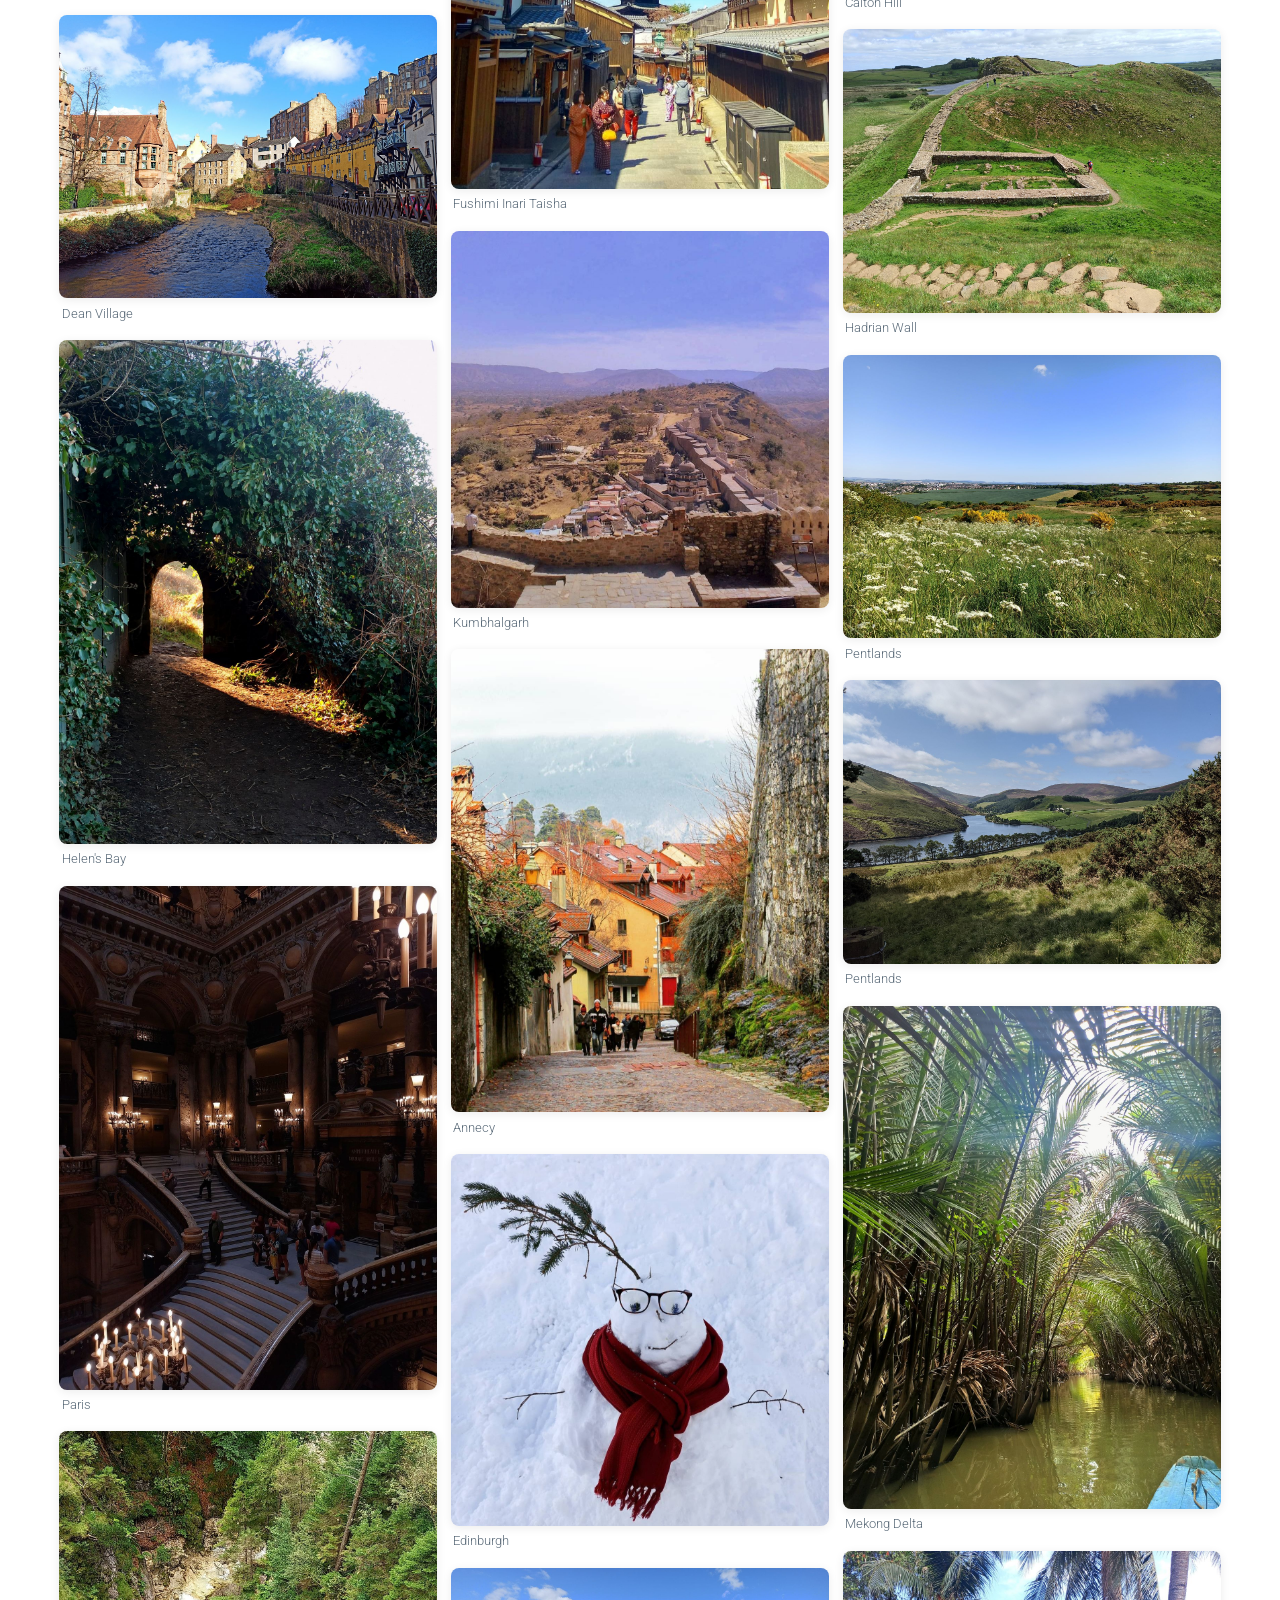
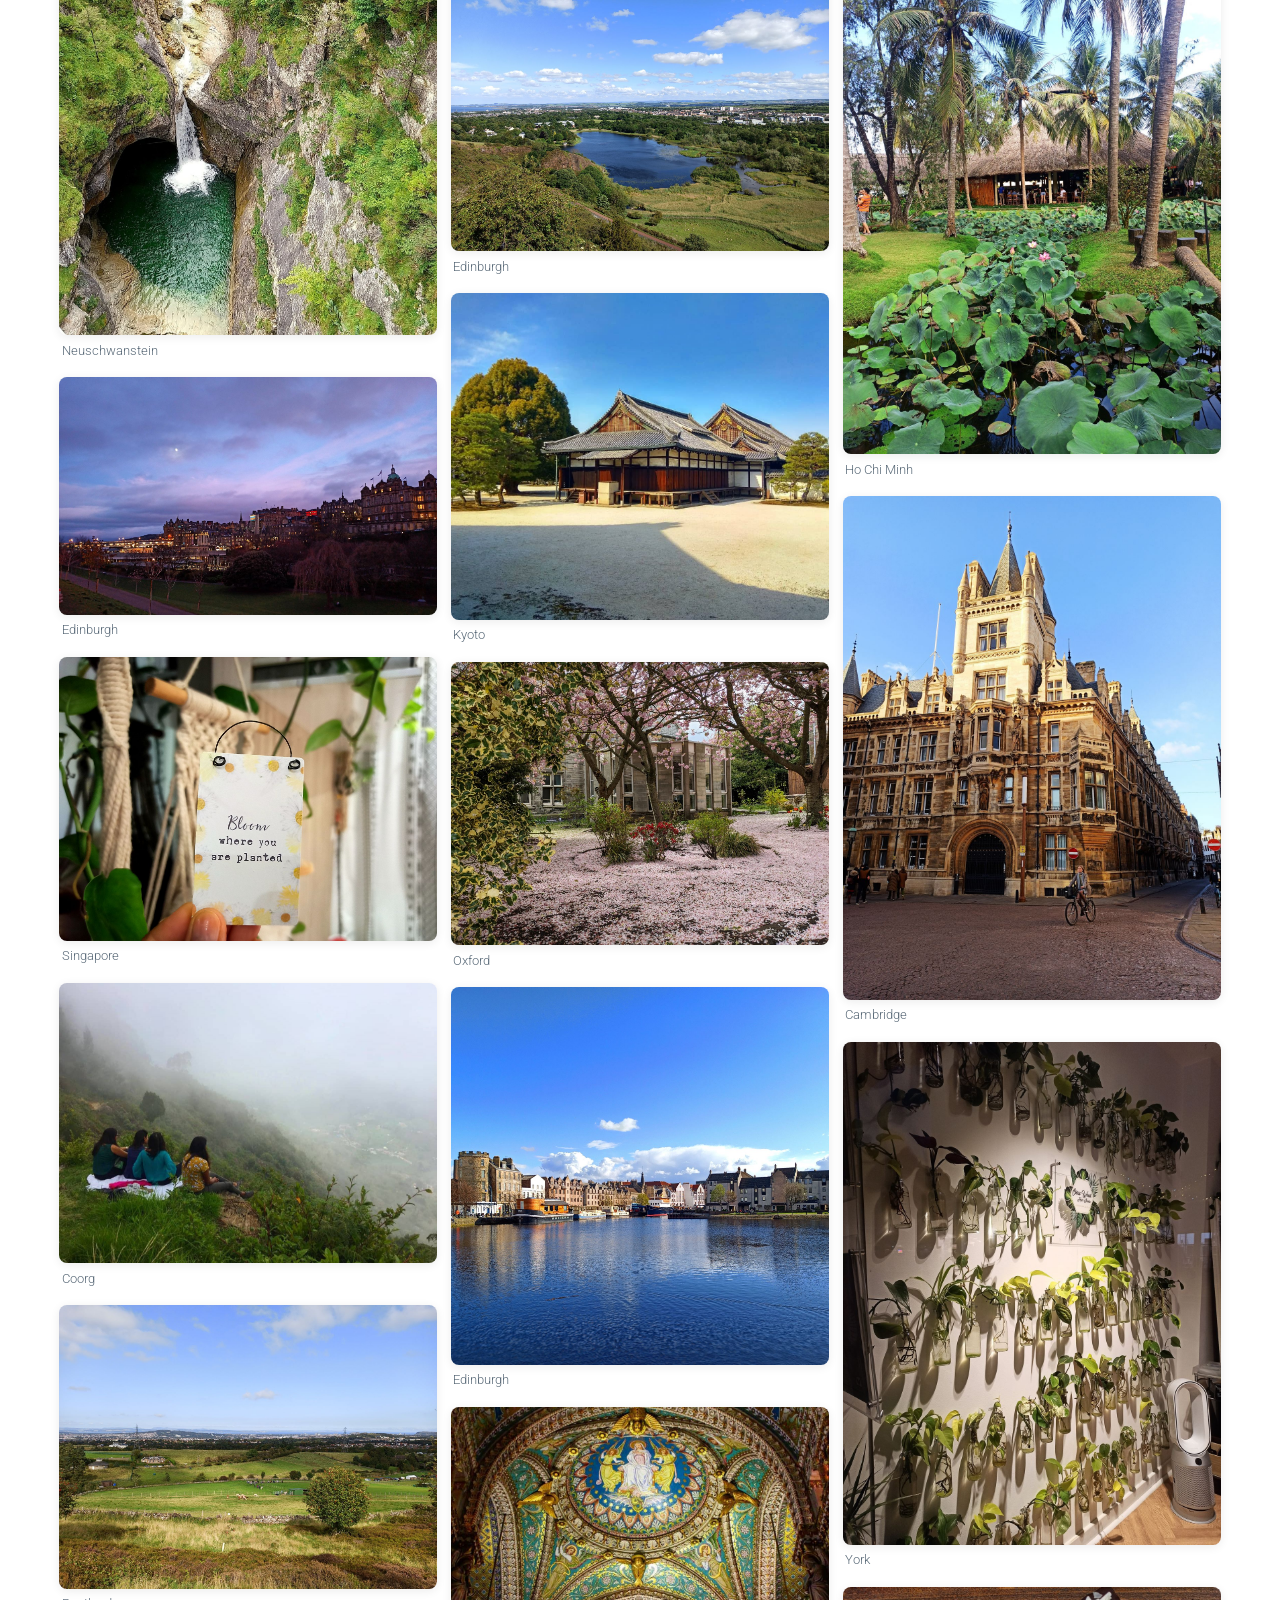
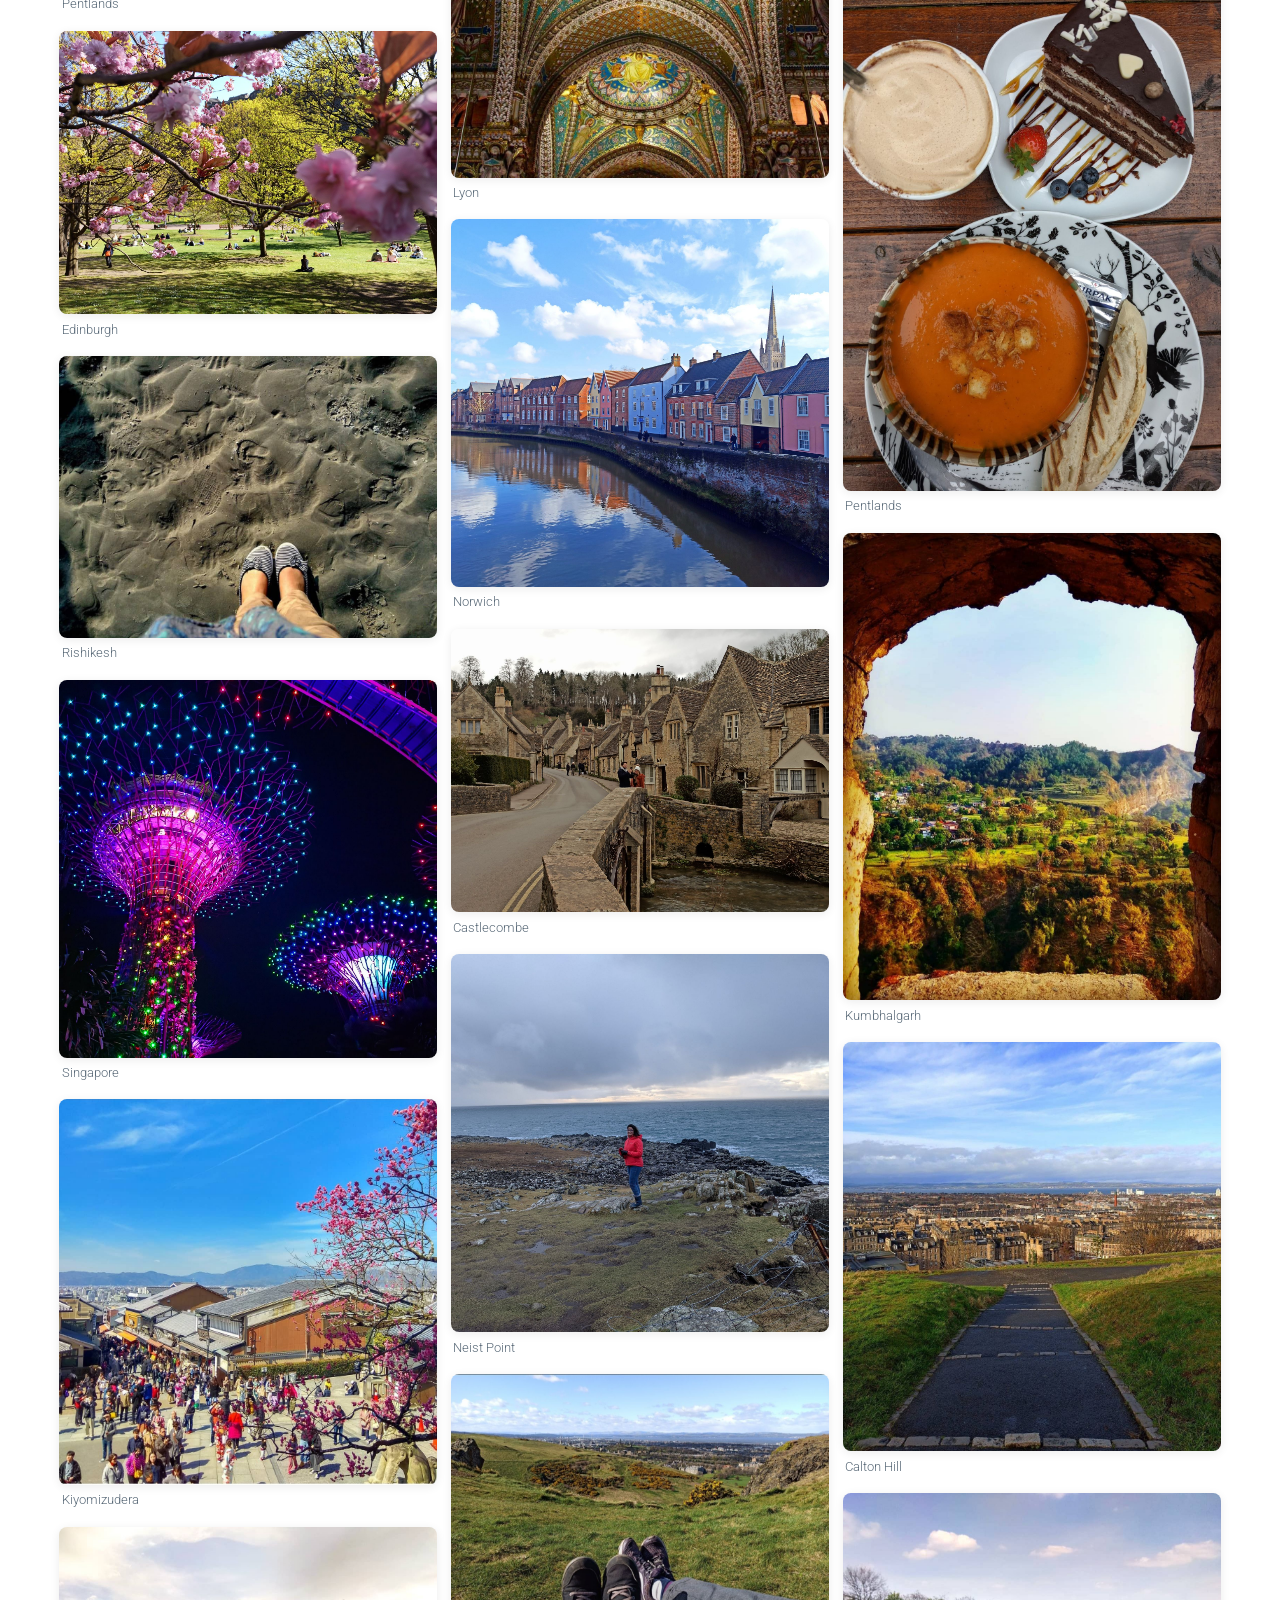
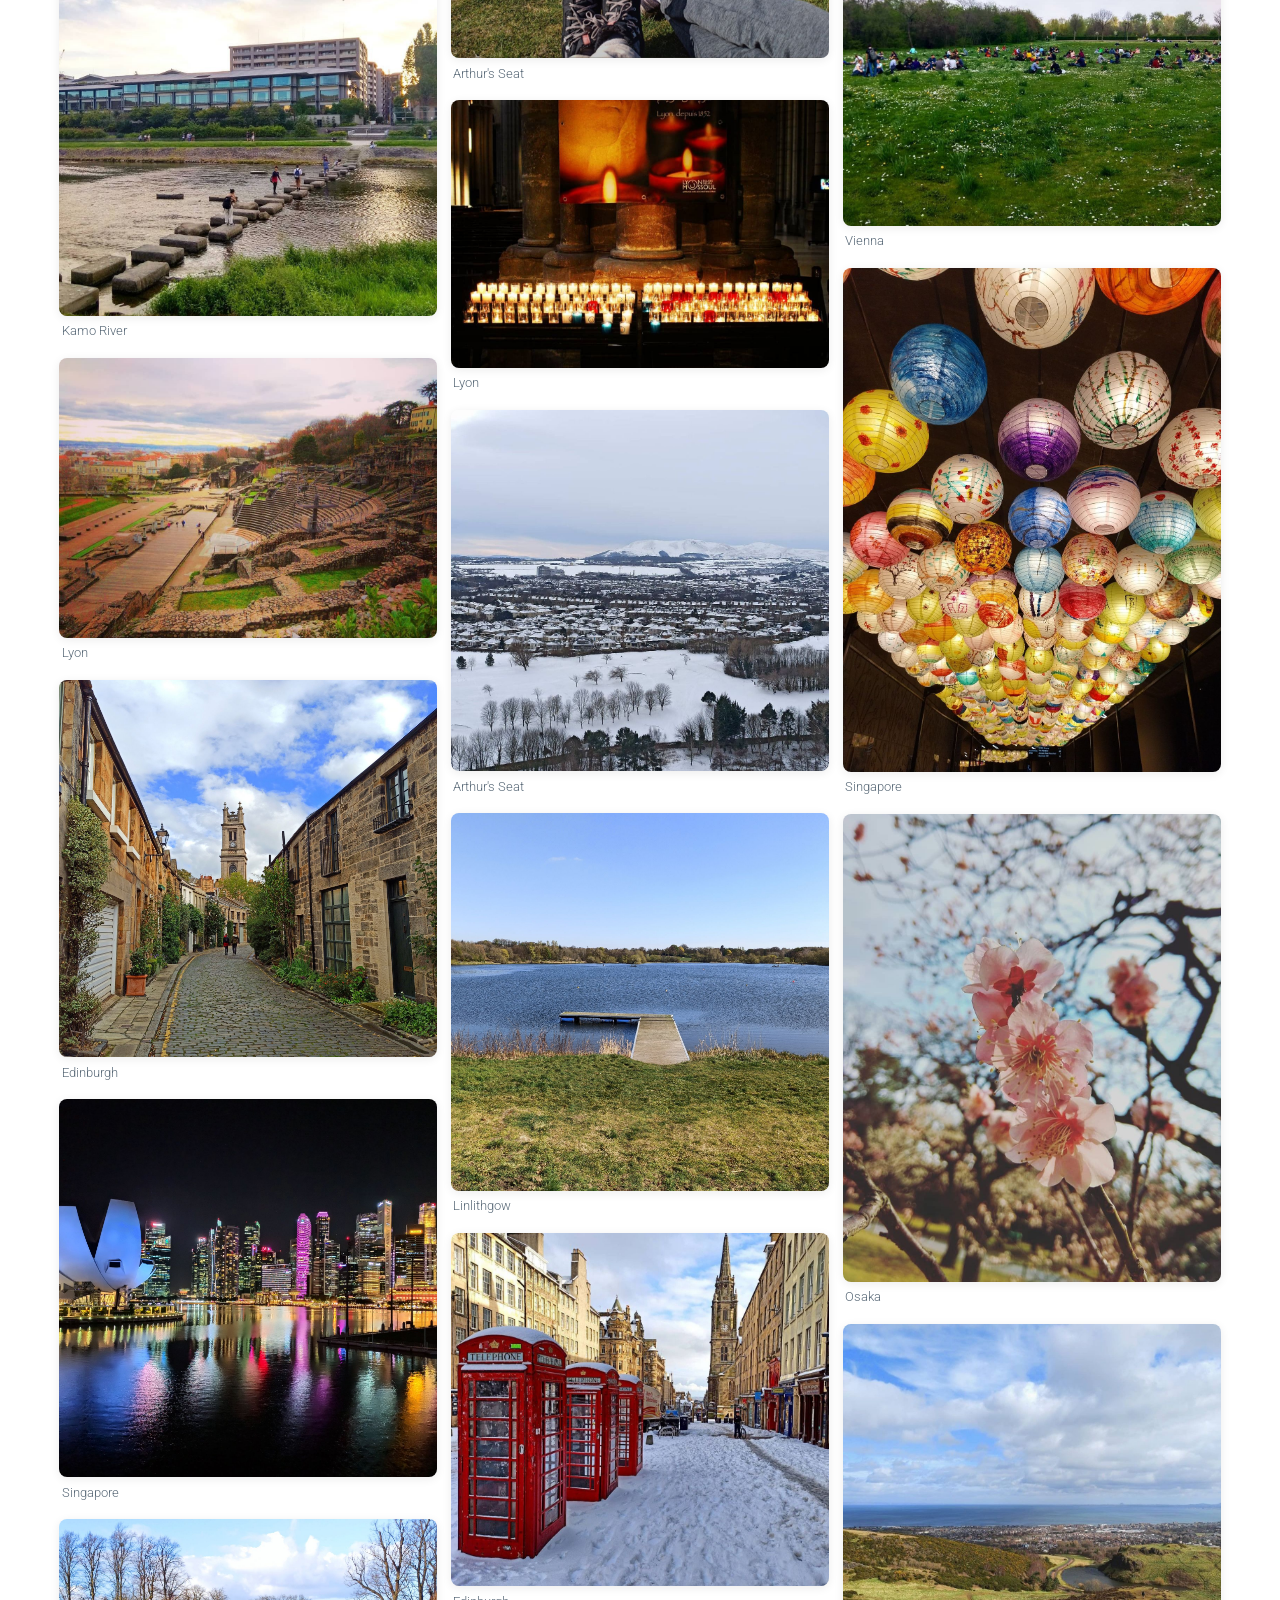
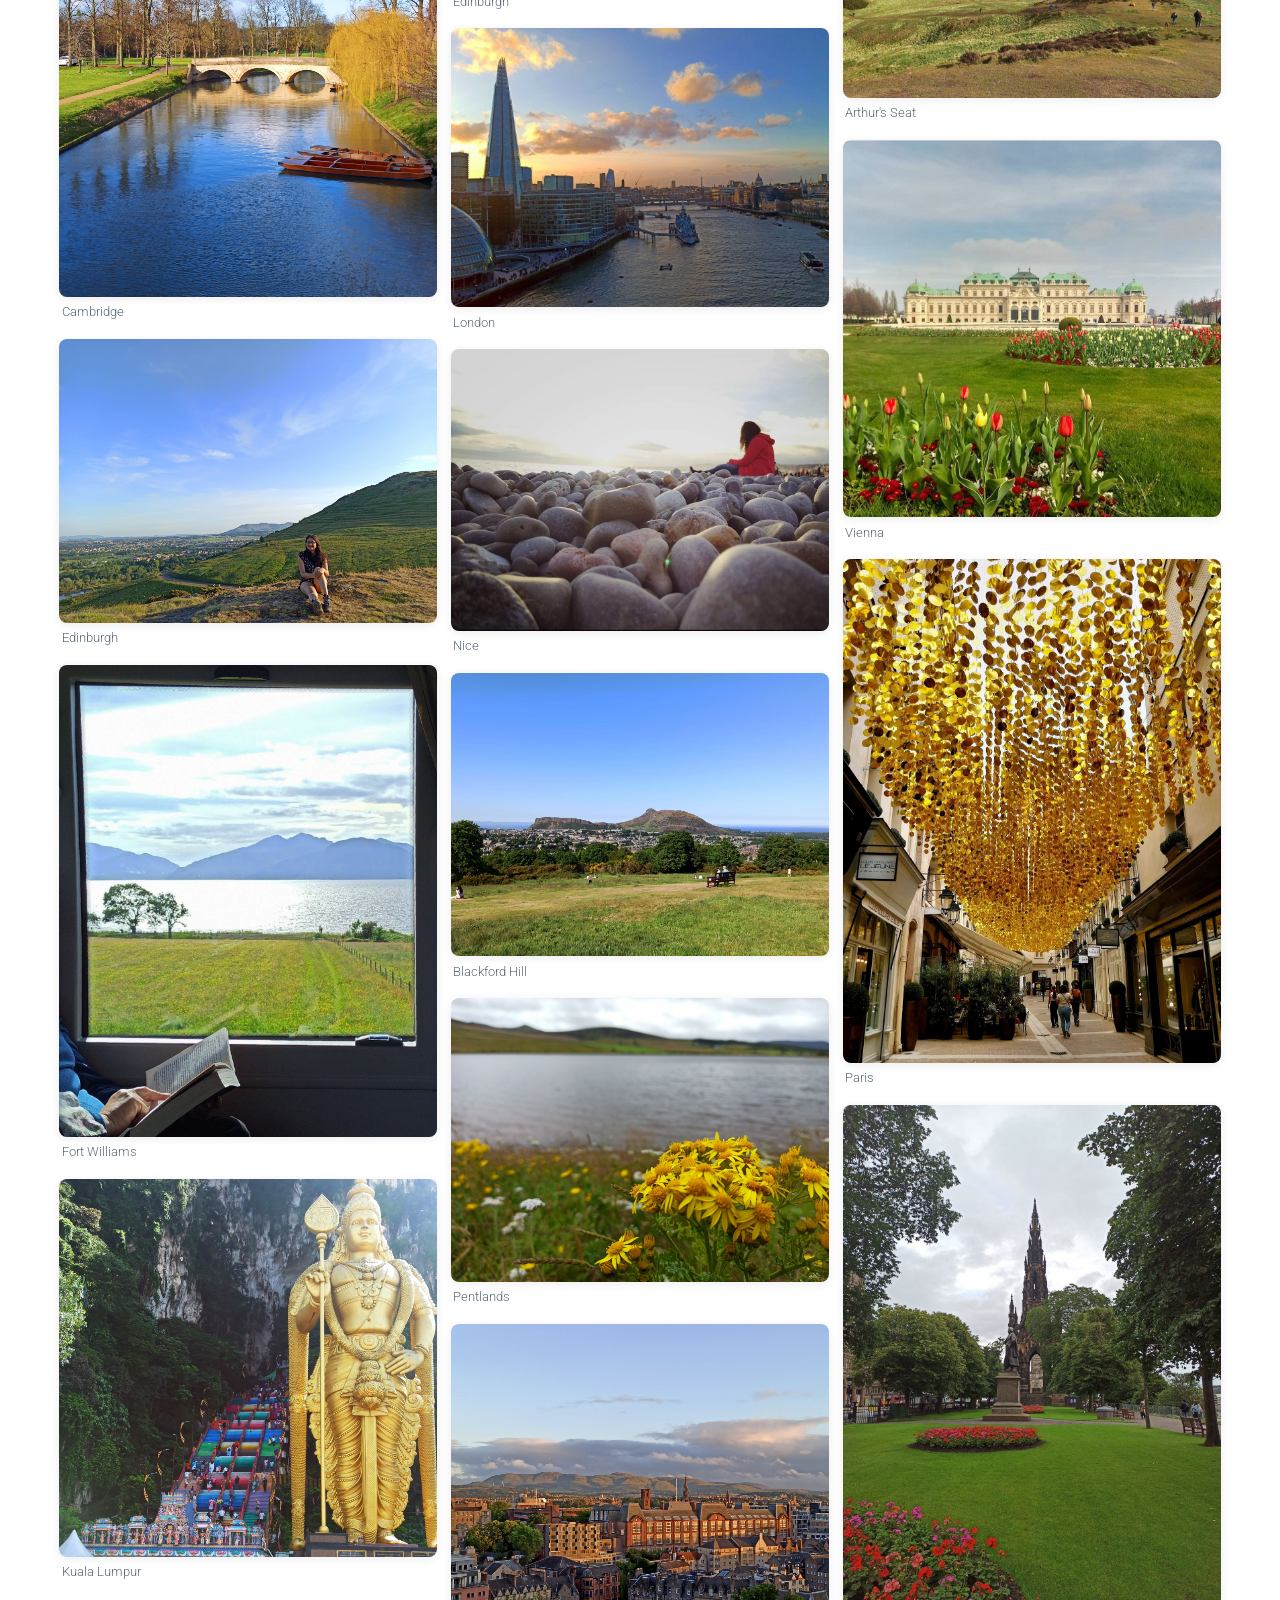
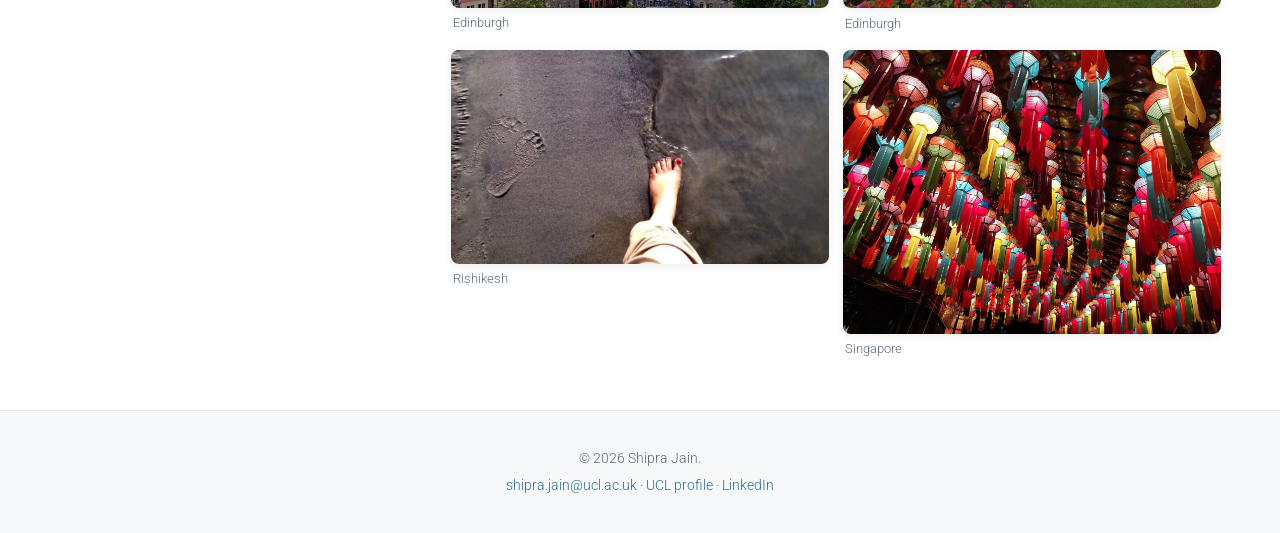
<file: moments.html>
<!DOCTYPE html>
<html lang="en">
<head>
<meta charset="utf-8">
<meta name="viewport" content="width=device-width, initial-scale=1">
<title>Moments · Shipra Jain</title>
<meta name="description" content="A photo diary of moments and places by Shipra Jain.">
<link rel="canonical" href="https://climatejain.github.io/moments.html">
<meta name="theme-color" content="#2f6f8f">
<link rel="icon" href="assets/favicon.svg" type="image/svg+xml">
<link rel="icon" href="assets/favicon-32.png" sizes="32x32" type="image/png">
<link rel="apple-touch-icon" href="assets/apple-touch-icon.png">
<meta property="og:type" content="website">
<meta property="og:site_name" content="Shipra Jain">
<meta property="og:title" content="Moments · Shipra Jain">
<meta property="og:description" content="A photo diary of moments and places by Shipra Jain.">
<meta property="og:url" content="https://climatejain.github.io/moments.html">
<meta property="og:image" content="https://climatejain.github.io/assets/img/og-image.jpg">
<meta property="og:image:width" content="1200">
<meta property="og:image:height" content="630">
<meta name="twitter:card" content="summary_large_image">
<meta name="twitter:title" content="Moments · Shipra Jain">
<meta name="twitter:description" content="A photo diary of moments and places by Shipra Jain.">
<meta name="twitter:image" content="https://climatejain.github.io/assets/img/og-image.jpg">
<link rel="preconnect" href="https://fonts.googleapis.com">
<link rel="preconnect" href="https://fonts.gstatic.com" crossorigin>
<link href="https://fonts.googleapis.com/css2?family=Lora:ital,wght@0,400;0,500;0,600;1,400&family=Roboto:wght@300;400;500;700&display=swap" rel="stylesheet">
<link rel="stylesheet" href="assets/style.css">
</head>
<body>
<a class="skip-link" href="#main">Skip to content</a>
<nav class="topnav">
  <a class="brand" href="index.html">Shipra Jain</a>
  <button class="navtoggle" aria-label="Menu" onclick="document.body.classList.toggle('nav-open')">&#9776;</button>
  <div class="navlinks">
      <a href="index.html">Home</a>
      <a href="about.html">About</a>
      <a href="research.html">Research</a>
      <a href="stories.html">Stories</a>
      <a href="activities.html">Activities</a>
      <a href="clouds.html">Clouds</a>
      <a href="coast.html">Coast</a>
      <a href="mountains.html">Mountains</a>
      <a href="moments.html" class="active">Moments</a>
      <a href="contact.html">Contact</a>
      
  </div>
</nav>
<header class="hero" style="background-image:url(assets/img/Moments/74b75c1d16716595ad0c053159440232.jpg)"><div class="hero-inner"><h1>Moments</h1></div></header>
<main id="main">
<section class="prose center"><p class="lead">None of it is perfect, but all of it is beautiful.</p></section><div class="gallery">
<figure><a href="assets/img/Moments/74b75c1d16716595ad0c053159440232.jpg" target="_blank" rel="noopener"><img loading="lazy" src="assets/img/Moments/74b75c1d16716595ad0c053159440232.jpg" alt="Weymouth" width="1500" height="1125"></a><figcaption>Weymouth</figcaption></figure>
<figure><a href="assets/img/Moments/5cbb56e006ab66286528a99c6332bc30.jpg" target="_blank" rel="noopener"><img loading="lazy" src="assets/img/Moments/5cbb56e006ab66286528a99c6332bc30.jpg" alt="Gusinje" width="1500" height="1125"></a><figcaption>Gusinje</figcaption></figure>
<figure><a href="assets/img/Moments/3cb405b8080d2b971ae66e24783d8716.jpg" target="_blank" rel="noopener"><img loading="lazy" src="assets/img/Moments/3cb405b8080d2b971ae66e24783d8716.jpg" alt="Ulcinj" width="1125" height="1500"></a><figcaption>Ulcinj</figcaption></figure>
<figure><a href="assets/img/Moments/ef3af16e24eb1d50330a74a102ef13cb.jpg" target="_blank" rel="noopener"><img loading="lazy" src="assets/img/Moments/ef3af16e24eb1d50330a74a102ef13cb.jpg" alt="London" width="1166" height="1500"></a><figcaption>London</figcaption></figure>
<figure><a href="assets/img/Moments/cc1983fca74b7d482e4e704442bb2cac.jpg" target="_blank" rel="noopener"><img loading="lazy" src="assets/img/Moments/cc1983fca74b7d482e4e704442bb2cac.jpg" alt="Perast" width="1500" height="1087"></a><figcaption>Perast</figcaption></figure>
<figure><a href="assets/img/Moments/016dbc4c97b96936afa5a0651ed7b5b6.jpg" target="_blank" rel="noopener"><img loading="lazy" src="assets/img/Moments/016dbc4c97b96936afa5a0651ed7b5b6.jpg" alt="Budva" width="1500" height="1125"></a><figcaption>Budva</figcaption></figure>
<figure><a href="assets/img/Moments/57c80bef692e2784b39c312dc47d88b1.jpg" target="_blank" rel="noopener"><img loading="lazy" src="assets/img/Moments/57c80bef692e2784b39c312dc47d88b1.jpg" alt="Oxford" width="1500" height="1500"></a><figcaption>Oxford</figcaption></figure>
<figure><a href="assets/img/Moments/eba3d5d5976f5cf0521caab2e439ce1d.jpg" target="_blank" rel="noopener"><img loading="lazy" src="assets/img/Moments/eba3d5d5976f5cf0521caab2e439ce1d.jpg" alt="Gusinje" width="1500" height="1125"></a><figcaption>Gusinje</figcaption></figure>
<figure><a href="assets/img/Moments/afa223ad116654ecf3dfd4e5eb3ccacc.jpg" target="_blank" rel="noopener"><img loading="lazy" src="assets/img/Moments/afa223ad116654ecf3dfd4e5eb3ccacc.jpg" alt="Gusinje" width="1125" height="1500"></a><figcaption>Gusinje</figcaption></figure>
<figure><a href="assets/img/Moments/2c7889c1fd26284fb7b2252f47d7574d.jpg" target="_blank" rel="noopener"><img loading="lazy" src="assets/img/Moments/2c7889c1fd26284fb7b2252f47d7574d.jpg" alt="London" width="1125" height="1500"></a><figcaption>London</figcaption></figure>
<figure><a href="assets/img/Moments/18c53184122050dd81d46f29044319fa.jpg" target="_blank" rel="noopener"><img loading="lazy" src="assets/img/Moments/18c53184122050dd81d46f29044319fa.jpg" alt="Dean Village" width="1500" height="1126"></a><figcaption>Dean Village</figcaption></figure>
<figure><a href="assets/img/Moments/06bd037ff21c4cd5658fef0e38e3528a.jpg" target="_blank" rel="noopener"><img loading="lazy" src="assets/img/Moments/06bd037ff21c4cd5658fef0e38e3528a.jpg" alt="Helen&#x27;s Bay" width="1126" height="1500"></a><figcaption>Helen&#x27;s Bay</figcaption></figure>
<figure><a href="assets/img/Moments/1ecfff9f7764549024753eda986dccff.jpg" target="_blank" rel="noopener"><img loading="lazy" src="assets/img/Moments/1ecfff9f7764549024753eda986dccff.jpg" alt="Paris" width="1125" height="1500"></a><figcaption>Paris</figcaption></figure>
<figure><a href="assets/img/Moments/be65e18947e0a9cca3e0e1a12c37dfd9.jpg" target="_blank" rel="noopener"><img loading="lazy" src="assets/img/Moments/be65e18947e0a9cca3e0e1a12c37dfd9.jpg" alt="Neuschwanstein" width="1125" height="1500"></a><figcaption>Neuschwanstein</figcaption></figure>
<figure><a href="assets/img/Moments/51209012033f0952ac5133e2d7b6b8bf.jpg" target="_blank" rel="noopener"><img loading="lazy" src="assets/img/Moments/51209012033f0952ac5133e2d7b6b8bf.jpg" alt="Edinburgh" width="1500" height="944"></a><figcaption>Edinburgh</figcaption></figure>
<figure><a href="assets/img/Moments/b07adf0eb219de3af253c25b2e27c81f.jpg" target="_blank" rel="noopener"><img loading="lazy" src="assets/img/Moments/b07adf0eb219de3af253c25b2e27c81f.jpg" alt="Singapore" width="1500" height="1126"></a><figcaption>Singapore</figcaption></figure>
<figure><a href="assets/img/Moments/00eee63d0e500baee9585b4fbd39671e.jpg" target="_blank" rel="noopener"><img loading="lazy" src="assets/img/Moments/00eee63d0e500baee9585b4fbd39671e.jpg" alt="Coorg" width="1080" height="802"></a><figcaption>Coorg</figcaption></figure>
<figure><a href="assets/img/Moments/4d241c0de324df1067b2bf8788f8c6db.jpg" target="_blank" rel="noopener"><img loading="lazy" src="assets/img/Moments/4d241c0de324df1067b2bf8788f8c6db.jpg" alt="Pentlands" width="1500" height="1126"></a><figcaption>Pentlands</figcaption></figure>
<figure><a href="assets/img/Moments/e26ed05186142520eb9056044e60e9a1.jpg" target="_blank" rel="noopener"><img loading="lazy" src="assets/img/Moments/e26ed05186142520eb9056044e60e9a1.jpg" alt="Edinburgh" width="1500" height="1126"></a><figcaption>Edinburgh</figcaption></figure>
<figure><a href="assets/img/Moments/20538efaccd84d3d6928f93d249179fd.jpg" target="_blank" rel="noopener"><img loading="lazy" src="assets/img/Moments/20538efaccd84d3d6928f93d249179fd.jpg" alt="Rishikesh" width="1080" height="804"></a><figcaption>Rishikesh</figcaption></figure>
<figure><a href="assets/img/Moments/a0aef17c4d0cec86b7228b3fc6cdba2b.jpg" target="_blank" rel="noopener"><img loading="lazy" src="assets/img/Moments/a0aef17c4d0cec86b7228b3fc6cdba2b.jpg" alt="Singapore" width="1500" height="1500"></a><figcaption>Singapore</figcaption></figure>
<figure><a href="assets/img/Moments/4f667c6ae9fd361f9b4802f3bf576727.jpg" target="_blank" rel="noopener"><img loading="lazy" src="assets/img/Moments/4f667c6ae9fd361f9b4802f3bf576727.jpg" alt="Kiyomizudera" width="1080" height="1102"></a><figcaption>Kiyomizudera</figcaption></figure>
<figure><a href="assets/img/Moments/1f4953971a3bf505efd2e3909793b9fc.jpg" target="_blank" rel="noopener"><img loading="lazy" src="assets/img/Moments/1f4953971a3bf505efd2e3909793b9fc.jpg" alt="Kamo River" width="1080" height="1111"></a><figcaption>Kamo River</figcaption></figure>
<figure><a href="assets/img/Moments/ff7ec9a856fdafddca6e37c479f14077.jpg" target="_blank" rel="noopener"><img loading="lazy" src="assets/img/Moments/ff7ec9a856fdafddca6e37c479f14077.jpg" alt="Lyon" width="1080" height="800"></a><figcaption>Lyon</figcaption></figure>
<figure><a href="assets/img/Moments/419756a8a42b549dec6382662021f5be.jpg" target="_blank" rel="noopener"><img loading="lazy" src="assets/img/Moments/419756a8a42b549dec6382662021f5be.jpg" alt="Edinburgh" width="1500" height="1500"></a><figcaption>Edinburgh</figcaption></figure>
<figure><a href="assets/img/Moments/6e748d7cb59df918a2f6b56eca3c097c.jpg" target="_blank" rel="noopener"><img loading="lazy" src="assets/img/Moments/6e748d7cb59df918a2f6b56eca3c097c.jpg" alt="Singapore" width="1500" height="1500"></a><figcaption>Singapore</figcaption></figure>
<figure><a href="assets/img/Moments/d08afcabaa9977b153d212d960fe9f8b.jpg" target="_blank" rel="noopener"><img loading="lazy" src="assets/img/Moments/d08afcabaa9977b153d212d960fe9f8b.jpg" alt="Cambridge" width="1500" height="1500"></a><figcaption>Cambridge</figcaption></figure>
<figure><a href="assets/img/Moments/ab3694fb20dcd544737a4c02108d1aa1.jpg" target="_blank" rel="noopener"><img loading="lazy" src="assets/img/Moments/ab3694fb20dcd544737a4c02108d1aa1.jpg" alt="Edinburgh" width="1500" height="1126"></a><figcaption>Edinburgh</figcaption></figure>
<figure><a href="assets/img/Moments/5b41348fd75c4f900cc3e86d09e7d104.jpg" target="_blank" rel="noopener"><img loading="lazy" src="assets/img/Moments/5b41348fd75c4f900cc3e86d09e7d104.jpg" alt="Fort Williams" width="1200" height="1500"></a><figcaption>Fort Williams</figcaption></figure>
<figure><a href="assets/img/Moments/9dac6866a792144916119f9c5f8de145.jpg" target="_blank" rel="noopener"><img loading="lazy" src="assets/img/Moments/9dac6866a792144916119f9c5f8de145.jpg" alt="Kuala Lumpur" width="1500" height="1500"></a><figcaption>Kuala Lumpur</figcaption></figure>
<figure><a href="assets/img/Moments/153d893f6f94aa1997612c35d64ae16c.jpg" target="_blank" rel="noopener"><img loading="lazy" src="assets/img/Moments/153d893f6f94aa1997612c35d64ae16c.jpg" alt="Isle of Skye" width="1200" height="1500"></a><figcaption>Isle of Skye</figcaption></figure>
<figure><a href="assets/img/Moments/3a9ecda0fe46019e4223316fcc73f504.jpg" target="_blank" rel="noopener"><img loading="lazy" src="assets/img/Moments/3a9ecda0fe46019e4223316fcc73f504.jpg" alt="Edinburgh" width="1500" height="1500"></a><figcaption>Edinburgh</figcaption></figure>
<figure><a href="assets/img/Moments/45a4fa625882ad26ac8679197a0e1de4.jpg" target="_blank" rel="noopener"><img loading="lazy" src="assets/img/Moments/45a4fa625882ad26ac8679197a0e1de4.jpg" alt="Edinburgh" width="1500" height="1126"></a><figcaption>Edinburgh</figcaption></figure>
<figure><a href="assets/img/Moments/2159a0ea51c8a732f806583ee2bc7e99.jpg" target="_blank" rel="noopener"><img loading="lazy" src="assets/img/Moments/2159a0ea51c8a732f806583ee2bc7e99.jpg" alt="Goa" width="874" height="735"></a><figcaption>Goa</figcaption></figure>
<figure><a href="assets/img/Moments/e7b0dc1eb274f52f04ad78e9203ed978.jpg" target="_blank" rel="noopener"><img loading="lazy" src="assets/img/Moments/e7b0dc1eb274f52f04ad78e9203ed978.jpg" alt="Bath" width="1352" height="1352"></a><figcaption>Bath</figcaption></figure>
<figure><a href="assets/img/Moments/22559392fdfb3502c361ad9303ea0860.jpg" target="_blank" rel="noopener"><img loading="lazy" src="assets/img/Moments/22559392fdfb3502c361ad9303ea0860.jpg" alt="Singapore" width="1500" height="1126"></a><figcaption>Singapore</figcaption></figure>
<figure><a href="assets/img/Moments/01f145cf579fb8a84934e90cdb8c7cf3.jpg" target="_blank" rel="noopener"><img loading="lazy" src="assets/img/Moments/01f145cf579fb8a84934e90cdb8c7cf3.jpg" alt="Hadrian&#x27;s Wall" width="1126" height="1500"></a><figcaption>Hadrian&#x27;s Wall</figcaption></figure>
<figure><a href="assets/img/Moments/c76dc531cf87caa559d93cf7026ff49f.jpg" target="_blank" rel="noopener"><img loading="lazy" src="assets/img/Moments/c76dc531cf87caa559d93cf7026ff49f.jpg" alt="Guangzhou" width="1080" height="881"></a><figcaption>Guangzhou</figcaption></figure>
<figure><a href="assets/img/Moments/d1229c090505ff5e5923a2501ec3a6fe.jpg" target="_blank" rel="noopener"><img loading="lazy" src="assets/img/Moments/d1229c090505ff5e5923a2501ec3a6fe.jpg" alt="Seoul" width="1080" height="806"></a><figcaption>Seoul</figcaption></figure>
<figure><a href="assets/img/Moments/da5ed8e9959eb4d8d8578253529ec32b.jpg" target="_blank" rel="noopener"><img loading="lazy" src="assets/img/Moments/da5ed8e9959eb4d8d8578253529ec32b.jpg" alt="Fushimi Inari Taisha" width="1080" height="1071"></a><figcaption>Fushimi Inari Taisha</figcaption></figure>
<figure><a href="assets/img/Moments/26ce3702e6a626b8120f64fc0d33c890.jpg" target="_blank" rel="noopener"><img loading="lazy" src="assets/img/Moments/26ce3702e6a626b8120f64fc0d33c890.jpg" alt="Fushimi Inari Taisha" width="1080" height="1074"></a><figcaption>Fushimi Inari Taisha</figcaption></figure>
<figure><a href="assets/img/Moments/112b269ec7f2ab41be1b440c97b85e00.jpg" target="_blank" rel="noopener"><img loading="lazy" src="assets/img/Moments/112b269ec7f2ab41be1b440c97b85e00.jpg" alt="Kumbhalgarh" width="1080" height="1076"></a><figcaption>Kumbhalgarh</figcaption></figure>
<figure><a href="assets/img/Moments/602ba549b81d312a2066fdc8ee07fb4e.jpg" target="_blank" rel="noopener"><img loading="lazy" src="assets/img/Moments/602ba549b81d312a2066fdc8ee07fb4e.jpg" alt="Annecy" width="1080" height="1323"></a><figcaption>Annecy</figcaption></figure>
<figure><a href="assets/img/Moments/f8b1f7f0d82fffb24dbb7b926f5f4db6.jpg" target="_blank" rel="noopener"><img loading="lazy" src="assets/img/Moments/f8b1f7f0d82fffb24dbb7b926f5f4db6.jpg" alt="Edinburgh" width="1080" height="1062"></a><figcaption>Edinburgh</figcaption></figure>
<figure><a href="assets/img/Moments/18ea83c63fa64d923189c42622cbf1ec.jpg" target="_blank" rel="noopener"><img loading="lazy" src="assets/img/Moments/18ea83c63fa64d923189c42622cbf1ec.jpg" alt="Edinburgh" width="1500" height="1126"></a><figcaption>Edinburgh</figcaption></figure>
<figure><a href="assets/img/Moments/2e136733198756ccf339ac46d73b6cf4.jpg" target="_blank" rel="noopener"><img loading="lazy" src="assets/img/Moments/2e136733198756ccf339ac46d73b6cf4.jpg" alt="Kyoto" width="1080" height="933"></a><figcaption>Kyoto</figcaption></figure>
<figure><a href="assets/img/Moments/14ee4075efeb92c994b8fc6b5ab08a79.jpg" target="_blank" rel="noopener"><img loading="lazy" src="assets/img/Moments/14ee4075efeb92c994b8fc6b5ab08a79.jpg" alt="Oxford" width="1500" height="1125"></a><figcaption>Oxford</figcaption></figure>
<figure><a href="assets/img/Moments/4dfe123bfbbb35bcb1cd826b23117ba7.jpg" target="_blank" rel="noopener"><img loading="lazy" src="assets/img/Moments/4dfe123bfbbb35bcb1cd826b23117ba7.jpg" alt="Edinburgh" width="1500" height="1500"></a><figcaption>Edinburgh</figcaption></figure>
<figure><a href="assets/img/Moments/1cd43d5820d580a3a0aab058aeb95ff6.jpg" target="_blank" rel="noopener"><img loading="lazy" src="assets/img/Moments/1cd43d5820d580a3a0aab058aeb95ff6.jpg" alt="Lyon" width="1080" height="1059"></a><figcaption>Lyon</figcaption></figure>
<figure><a href="assets/img/Moments/f463016af5227cf2e6c702c3c21be6ca.jpg" target="_blank" rel="noopener"><img loading="lazy" src="assets/img/Moments/f463016af5227cf2e6c702c3c21be6ca.jpg" alt="Norwich" width="1500" height="1458"></a><figcaption>Norwich</figcaption></figure>
<figure><a href="assets/img/Moments/adabecc6fe39798f8b0e4e5820afb1aa.jpg" target="_blank" rel="noopener"><img loading="lazy" src="assets/img/Moments/adabecc6fe39798f8b0e4e5820afb1aa.jpg" alt="Castlecombe" width="1500" height="1126"></a><figcaption>Castlecombe</figcaption></figure>
<figure><a href="assets/img/Moments/40167407468189da079ccc121c85e61a.jpg" target="_blank" rel="noopener"><img loading="lazy" src="assets/img/Moments/40167407468189da079ccc121c85e61a.jpg" alt="Neist Point" width="1500" height="1500"></a><figcaption>Neist Point</figcaption></figure>
<figure><a href="assets/img/Moments/3b50eff65980775a898ca4981530f182.jpg" target="_blank" rel="noopener"><img loading="lazy" src="assets/img/Moments/3b50eff65980775a898ca4981530f182.jpg" alt="Arthur&#x27;s Seat" width="1080" height="812"></a><figcaption>Arthur&#x27;s Seat</figcaption></figure>
<figure><a href="assets/img/Moments/cdcc8d39c7ed385d4ff1ac44b776d57b.jpg" target="_blank" rel="noopener"><img loading="lazy" src="assets/img/Moments/cdcc8d39c7ed385d4ff1ac44b776d57b.jpg" alt="Lyon" width="1080" height="765"></a><figcaption>Lyon</figcaption></figure>
<figure><a href="assets/img/Moments/3550e9fdf0bab8b1fa1deaa0880e77f2.jpg" target="_blank" rel="noopener"><img loading="lazy" src="assets/img/Moments/3550e9fdf0bab8b1fa1deaa0880e77f2.jpg" alt="Arthur&#x27;s Seat" width="1080" height="1033"></a><figcaption>Arthur&#x27;s Seat</figcaption></figure>
<figure><a href="assets/img/Moments/d14c47deba7e823a834ce911a775b8cc.jpg" target="_blank" rel="noopener"><img loading="lazy" src="assets/img/Moments/d14c47deba7e823a834ce911a775b8cc.jpg" alt="Linlithgow" width="1500" height="1500"></a><figcaption>Linlithgow</figcaption></figure>
<figure><a href="assets/img/Moments/2de000d1490edf53ae551764c3a62bb1.jpg" target="_blank" rel="noopener"><img loading="lazy" src="assets/img/Moments/2de000d1490edf53ae551764c3a62bb1.jpg" alt="Edinburgh" width="1080" height="1010"></a><figcaption>Edinburgh</figcaption></figure>
<figure><a href="assets/img/Moments/3974d7f4c7882ff8c0061a86814ff01d.jpg" target="_blank" rel="noopener"><img loading="lazy" src="assets/img/Moments/3974d7f4c7882ff8c0061a86814ff01d.jpg" alt="London" width="1080" height="797"></a><figcaption>London</figcaption></figure>
<figure><a href="assets/img/Moments/a41789eb09b97dcccf7df89b892088c4.jpg" target="_blank" rel="noopener"><img loading="lazy" src="assets/img/Moments/a41789eb09b97dcccf7df89b892088c4.jpg" alt="Nice" width="1080" height="805"></a><figcaption>Nice</figcaption></figure>
<figure><a href="assets/img/Moments/02b3b75a2b4e83822698b96ae1685673.jpg" target="_blank" rel="noopener"><img loading="lazy" src="assets/img/Moments/02b3b75a2b4e83822698b96ae1685673.jpg" alt="Blackford Hill" width="1500" height="1126"></a><figcaption>Blackford Hill</figcaption></figure>
<figure><a href="assets/img/Moments/c70803d2c4a2e61ad8766ca86845a36d.jpg" target="_blank" rel="noopener"><img loading="lazy" src="assets/img/Moments/c70803d2c4a2e61ad8766ca86845a36d.jpg" alt="Pentlands" width="1500" height="1126"></a><figcaption>Pentlands</figcaption></figure>
<figure><a href="assets/img/Moments/15af6e555d8f19b936452f4c481e4443.jpg" target="_blank" rel="noopener"><img loading="lazy" src="assets/img/Moments/15af6e555d8f19b936452f4c481e4443.jpg" alt="Edinburgh" width="1500" height="1126"></a><figcaption>Edinburgh</figcaption></figure>
<figure><a href="assets/img/Moments/239791e594f1c3d779a07616d5907f86.jpg" target="_blank" rel="noopener"><img loading="lazy" src="assets/img/Moments/239791e594f1c3d779a07616d5907f86.jpg" alt="Rishikesh" width="1080" height="613"></a><figcaption>Rishikesh</figcaption></figure>
<figure><a href="assets/img/Moments/02384bacce073f398ab8f6167c397767.jpg" target="_blank" rel="noopener"><img loading="lazy" src="assets/img/Moments/02384bacce073f398ab8f6167c397767.jpg" alt="Edinburgh" width="1126" height="1500"></a><figcaption>Edinburgh</figcaption></figure>
<figure><a href="assets/img/Moments/db3d27ff69deebc4ede19f3bb4b6d34e.jpg" target="_blank" rel="noopener"><img loading="lazy" src="assets/img/Moments/db3d27ff69deebc4ede19f3bb4b6d34e.jpg" alt="Singapore" width="1125" height="1500"></a><figcaption>Singapore</figcaption></figure>
<figure><a href="assets/img/Moments/e83a27bfea1695d438e01a4efad72488.jpg" target="_blank" rel="noopener"><img loading="lazy" src="assets/img/Moments/e83a27bfea1695d438e01a4efad72488.jpg" alt="Paris" width="1125" height="1500"></a><figcaption>Paris</figcaption></figure>
<figure><a href="assets/img/Moments/57350b87c72b64b163692342e8d58582.jpg" target="_blank" rel="noopener"><img loading="lazy" src="assets/img/Moments/57350b87c72b64b163692342e8d58582.jpg" alt="Arthur&#x27;s Seat" width="1500" height="1126"></a><figcaption>Arthur&#x27;s Seat</figcaption></figure>
<figure><a href="assets/img/Moments/5f948cef1ddb82de97d0a9a55ea0852a.jpg" target="_blank" rel="noopener"><img loading="lazy" src="assets/img/Moments/5f948cef1ddb82de97d0a9a55ea0852a.jpg" alt="Edinburgh" width="1500" height="1126"></a><figcaption>Edinburgh</figcaption></figure>
<figure><a href="assets/img/Moments/f99ddd08698da55480faea5b2785507d.jpg" target="_blank" rel="noopener"><img loading="lazy" src="assets/img/Moments/f99ddd08698da55480faea5b2785507d.jpg" alt="Milan" width="1500" height="1125"></a><figcaption>Milan</figcaption></figure>
<figure><a href="assets/img/Moments/564916b28368f8b2194f6208ee73f75d.jpg" target="_blank" rel="noopener"><img loading="lazy" src="assets/img/Moments/564916b28368f8b2194f6208ee73f75d.jpg" alt="London" width="1500" height="1125"></a><figcaption>London</figcaption></figure>
<figure><a href="assets/img/Moments/fa4d4e72725c47328251ace132eed6b2.jpg" target="_blank" rel="noopener"><img loading="lazy" src="assets/img/Moments/fa4d4e72725c47328251ace132eed6b2.jpg" alt="Some train in Scotland" width="1123" height="1500"></a><figcaption>Some train in Scotland</figcaption></figure>
<figure><a href="assets/img/Moments/f3d4c7ae1649cdf0c9e15e5f401b6a06.jpg" target="_blank" rel="noopener"><img loading="lazy" src="assets/img/Moments/f3d4c7ae1649cdf0c9e15e5f401b6a06.jpg" alt="York" width="1500" height="1444"></a><figcaption>York</figcaption></figure>
<figure><a href="assets/img/Moments/12c82316f5e2c8140a579b44476f6959.jpg" target="_blank" rel="noopener"><img loading="lazy" src="assets/img/Moments/12c82316f5e2c8140a579b44476f6959.jpg" alt="Calton Hill" width="1500" height="1126"></a><figcaption>Calton Hill</figcaption></figure>
<figure><a href="assets/img/Moments/41f8185a989ce83fd0155474cfcd3157.jpg" target="_blank" rel="noopener"><img loading="lazy" src="assets/img/Moments/41f8185a989ce83fd0155474cfcd3157.jpg" alt="Hadrian Wall" width="1500" height="1126"></a><figcaption>Hadrian Wall</figcaption></figure>
<figure><a href="assets/img/Moments/3e8a7ef75b768b9ba44bf71b5da6672e.jpg" target="_blank" rel="noopener"><img loading="lazy" src="assets/img/Moments/3e8a7ef75b768b9ba44bf71b5da6672e.jpg" alt="Pentlands" width="1500" height="1126"></a><figcaption>Pentlands</figcaption></figure>
<figure><a href="assets/img/Moments/aaa1aded99570b162ef41c0c722886ef.jpg" target="_blank" rel="noopener"><img loading="lazy" src="assets/img/Moments/aaa1aded99570b162ef41c0c722886ef.jpg" alt="Pentlands" width="1500" height="1125"></a><figcaption>Pentlands</figcaption></figure>
<figure><a href="assets/img/Moments/11ceb9d082551691e0458fb27c190b01.jpg" target="_blank" rel="noopener"><img loading="lazy" src="assets/img/Moments/11ceb9d082551691e0458fb27c190b01.jpg" alt="Mekong Delta" width="1126" height="1500"></a><figcaption>Mekong Delta</figcaption></figure>
<figure><a href="assets/img/Moments/bc6396b524af9da4cae5734a32c5421b.jpg" target="_blank" rel="noopener"><img loading="lazy" src="assets/img/Moments/bc6396b524af9da4cae5734a32c5421b.jpg" alt="Ho Chi Minh" width="1126" height="1500"></a><figcaption>Ho Chi Minh</figcaption></figure>
<figure><a href="assets/img/Moments/c9d3093f798abe53742c855b8c0ea61a.jpg" target="_blank" rel="noopener"><img loading="lazy" src="assets/img/Moments/c9d3093f798abe53742c855b8c0ea61a.jpg" alt="Cambridge" width="1126" height="1500"></a><figcaption>Cambridge</figcaption></figure>
<figure><a href="assets/img/Moments/271d9757c876b5c382531bc18a465572.jpg" target="_blank" rel="noopener"><img loading="lazy" src="assets/img/Moments/271d9757c876b5c382531bc18a465572.jpg" alt="York" width="1126" height="1500"></a><figcaption>York</figcaption></figure>
<figure><a href="assets/img/Moments/9cdd3c4860e4ce0b096938886f5c65c3.jpg" target="_blank" rel="noopener"><img loading="lazy" src="assets/img/Moments/9cdd3c4860e4ce0b096938886f5c65c3.jpg" alt="Pentlands" width="1125" height="1500"></a><figcaption>Pentlands</figcaption></figure>
<figure><a href="assets/img/Moments/95605c3ed8ef3f65015e883167c16e43.jpg" target="_blank" rel="noopener"><img loading="lazy" src="assets/img/Moments/95605c3ed8ef3f65015e883167c16e43.jpg" alt="Kumbhalgarh" width="1080" height="1336"></a><figcaption>Kumbhalgarh</figcaption></figure>
<figure><a href="assets/img/Moments/044a37b1d77307654dd2518eebdd7754.jpg" target="_blank" rel="noopener"><img loading="lazy" src="assets/img/Moments/044a37b1d77307654dd2518eebdd7754.jpg" alt="Calton Hill" width="1080" height="1169"></a><figcaption>Calton Hill</figcaption></figure>
<figure><a href="assets/img/Moments/bc510e2bba770dbf521f75c59297a1f7.jpg" target="_blank" rel="noopener"><img loading="lazy" src="assets/img/Moments/bc510e2bba770dbf521f75c59297a1f7.jpg" alt="Vienna" width="1080" height="951"></a><figcaption>Vienna</figcaption></figure>
<figure><a href="assets/img/Moments/a724fab97123d4d3233001fbe3a801e8.jpg" target="_blank" rel="noopener"><img loading="lazy" src="assets/img/Moments/a724fab97123d4d3233001fbe3a801e8.jpg" alt="Singapore" width="1125" height="1500"></a><figcaption>Singapore</figcaption></figure>
<figure><a href="assets/img/Moments/08e23e2264614519952b785ee65df4c8.jpg" target="_blank" rel="noopener"><img loading="lazy" src="assets/img/Moments/08e23e2264614519952b785ee65df4c8.jpg" alt="Osaka" width="1080" height="1339"></a><figcaption>Osaka</figcaption></figure>
<figure><a href="assets/img/Moments/bc5384db03792a3d5b1e41e2be42219a.jpg" target="_blank" rel="noopener"><img loading="lazy" src="assets/img/Moments/bc5384db03792a3d5b1e41e2be42219a.jpg" alt="Arthur&#x27;s Seat" width="1080" height="1068"></a><figcaption>Arthur&#x27;s Seat</figcaption></figure>
<figure><a href="assets/img/Moments/c34096c8752fa1a8d731bd0f609e2873.jpg" target="_blank" rel="noopener"><img loading="lazy" src="assets/img/Moments/c34096c8752fa1a8d731bd0f609e2873.jpg" alt="Vienna" width="1080" height="1079"></a><figcaption>Vienna</figcaption></figure>
<figure><a href="assets/img/Moments/e5b55c8e802a6f7f65d60a2fba629702.jpg" target="_blank" rel="noopener"><img loading="lazy" src="assets/img/Moments/e5b55c8e802a6f7f65d60a2fba629702.jpg" alt="Paris" width="1125" height="1500"></a><figcaption>Paris</figcaption></figure>
<figure><a href="assets/img/Moments/e9df34fc17ad16db80179e9581b7d430.jpg" target="_blank" rel="noopener"><img loading="lazy" src="assets/img/Moments/e9df34fc17ad16db80179e9581b7d430.jpg" alt="Edinburgh" width="1126" height="1500"></a><figcaption>Edinburgh</figcaption></figure>
<figure><a href="assets/img/Moments/d4c328b20066215474684c1fab96d066.jpg" target="_blank" rel="noopener"><img loading="lazy" src="assets/img/Moments/d4c328b20066215474684c1fab96d066.jpg" alt="Singapore" width="1500" height="1125"></a><figcaption>Singapore</figcaption></figure>
</div>
</main>
<footer class="site-footer">
  <p>&copy; 2026 Shipra Jain.</p>
  <p><a href="mailto:shipra.jain@ucl.ac.uk">shipra.jain@ucl.ac.uk</a> &middot;
     <a href="https://profiles.ucl.ac.uk/98393-shipra-jain" target="_blank" rel="noopener">UCL profile</a> &middot;
     <a href="https://www.linkedin.com/in/shipra-jain-9aa1382a/" target="_blank" rel="noopener">LinkedIn</a></p>
</footer>
</body>
</html>
</file>
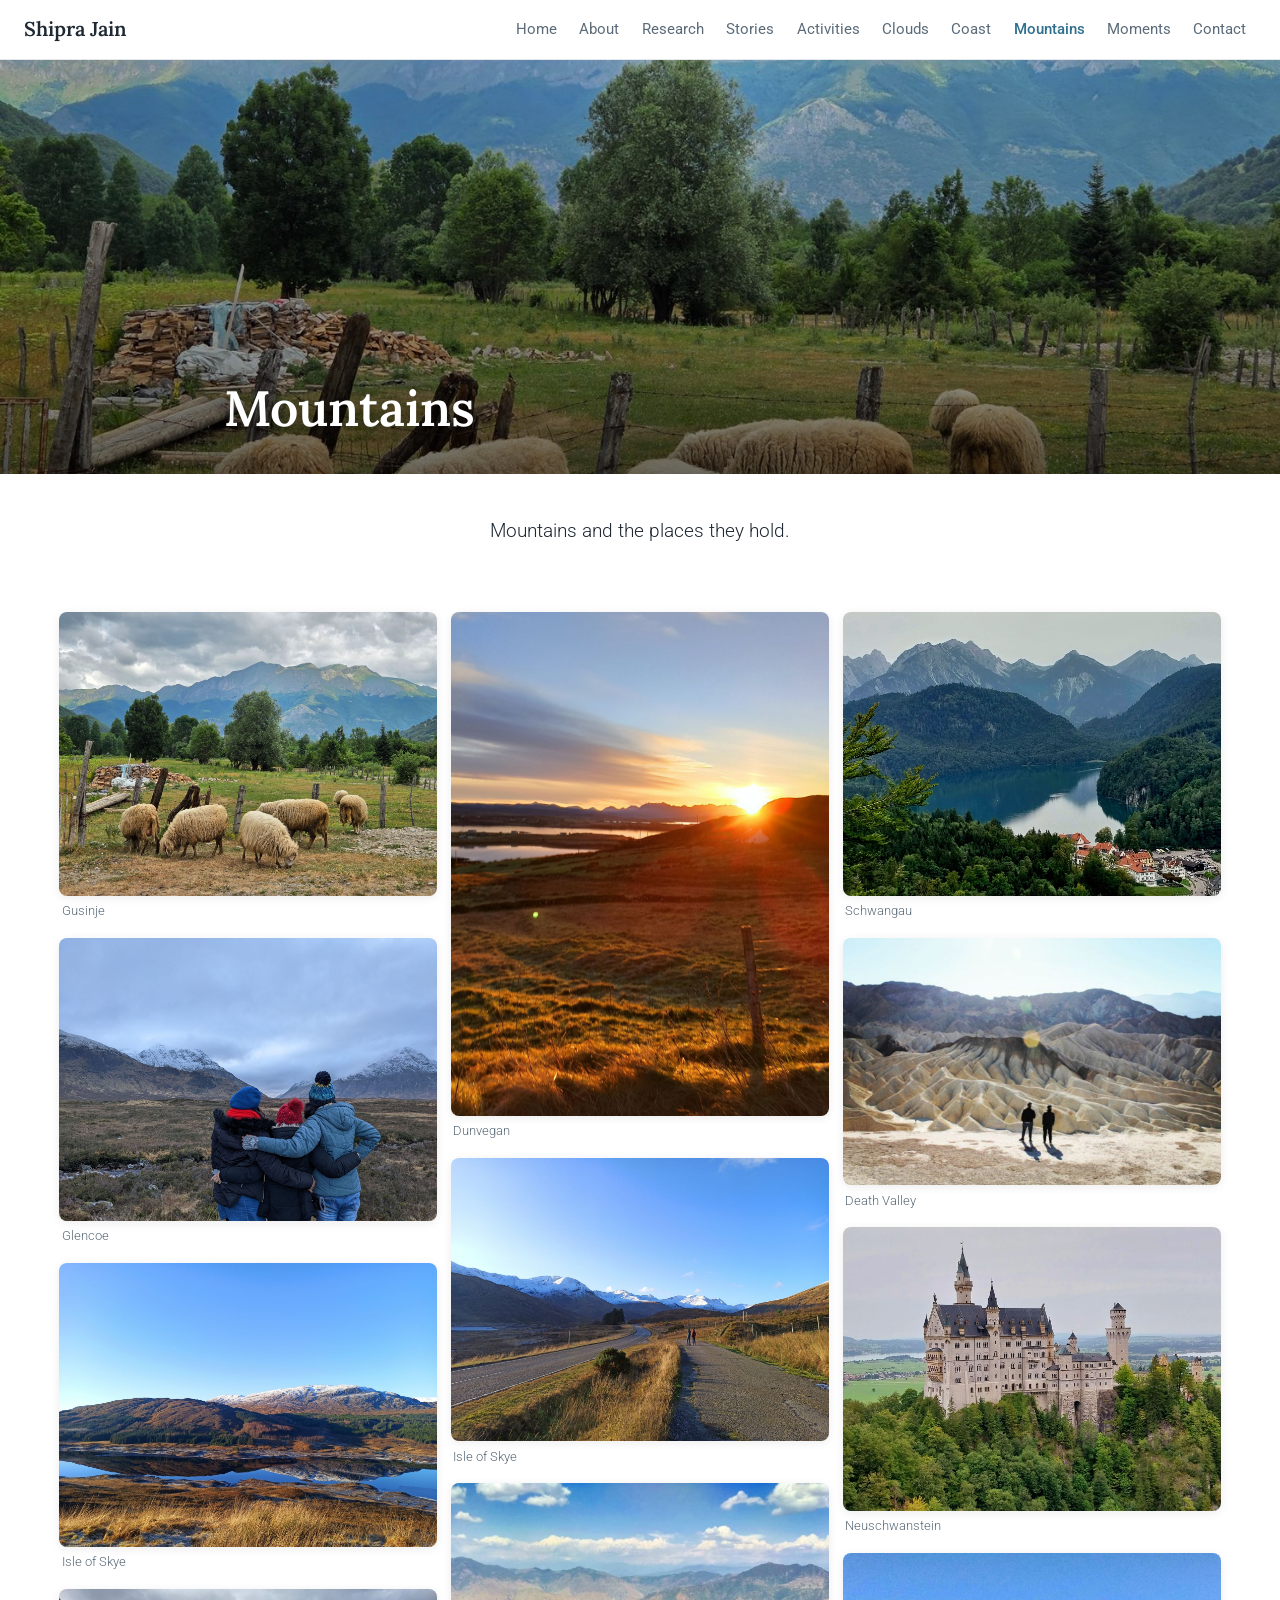
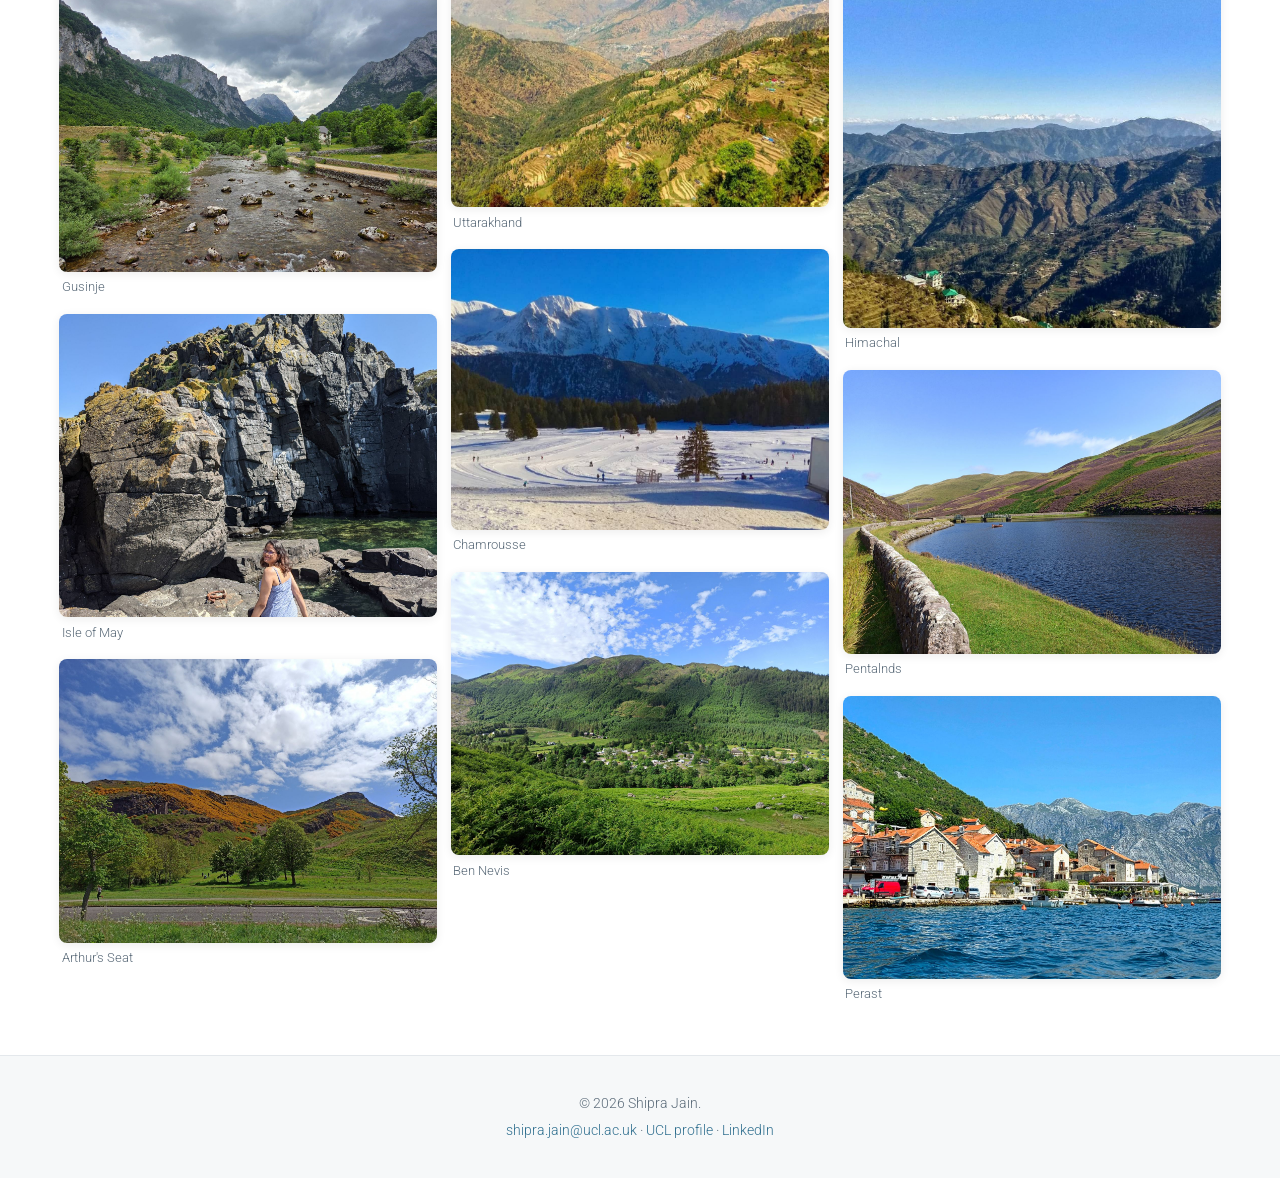
<file: mountains.html>
<!DOCTYPE html>
<html lang="en">
<head>
<meta charset="utf-8">
<meta name="viewport" content="width=device-width, initial-scale=1">
<title>Mountains · Shipra Jain</title>
<meta name="description" content="Mountain photographs by Shipra Jain — the Highlands, the Alps, the Himalaya and more.">
<link rel="canonical" href="https://climatejain.github.io/mountains.html">
<meta name="theme-color" content="#2f6f8f">
<link rel="icon" href="assets/favicon.svg" type="image/svg+xml">
<link rel="icon" href="assets/favicon-32.png" sizes="32x32" type="image/png">
<link rel="apple-touch-icon" href="assets/apple-touch-icon.png">
<meta property="og:type" content="website">
<meta property="og:site_name" content="Shipra Jain">
<meta property="og:title" content="Mountains · Shipra Jain">
<meta property="og:description" content="Mountain photographs by Shipra Jain — the Highlands, the Alps, the Himalaya and more.">
<meta property="og:url" content="https://climatejain.github.io/mountains.html">
<meta property="og:image" content="https://climatejain.github.io/assets/img/og-image.jpg">
<meta property="og:image:width" content="1200">
<meta property="og:image:height" content="630">
<meta name="twitter:card" content="summary_large_image">
<meta name="twitter:title" content="Mountains · Shipra Jain">
<meta name="twitter:description" content="Mountain photographs by Shipra Jain — the Highlands, the Alps, the Himalaya and more.">
<meta name="twitter:image" content="https://climatejain.github.io/assets/img/og-image.jpg">
<link rel="preconnect" href="https://fonts.googleapis.com">
<link rel="preconnect" href="https://fonts.gstatic.com" crossorigin>
<link href="https://fonts.googleapis.com/css2?family=Lora:ital,wght@0,400;0,500;0,600;1,400&family=Roboto:wght@300;400;500;700&display=swap" rel="stylesheet">
<link rel="stylesheet" href="assets/style.css">
</head>
<body>
<a class="skip-link" href="#main">Skip to content</a>
<nav class="topnav">
  <a class="brand" href="index.html">Shipra Jain</a>
  <button class="navtoggle" aria-label="Menu" onclick="document.body.classList.toggle('nav-open')">&#9776;</button>
  <div class="navlinks">
      <a href="index.html">Home</a>
      <a href="about.html">About</a>
      <a href="research.html">Research</a>
      <a href="stories.html">Stories</a>
      <a href="activities.html">Activities</a>
      <a href="clouds.html">Clouds</a>
      <a href="coast.html">Coast</a>
      <a href="mountains.html" class="active">Mountains</a>
      <a href="moments.html">Moments</a>
      <a href="contact.html">Contact</a>
      
  </div>
</nav>
<header class="hero" style="background-image:url(assets/img/Mountains/a314132c1b171aeb102296f62a900b76.jpg)"><div class="hero-inner"><h1>Mountains</h1></div></header>
<main id="main">
<section class="prose center"><p class="lead">Mountains and the places they hold.</p></section><div class="gallery">
<figure><a href="assets/img/Mountains/a314132c1b171aeb102296f62a900b76.jpg" target="_blank" rel="noopener"><img loading="lazy" src="assets/img/Mountains/a314132c1b171aeb102296f62a900b76.jpg" alt="Gusinje" width="1500" height="1125"></a><figcaption>Gusinje</figcaption></figure>
<figure><a href="assets/img/Mountains/b5d8e900ba2cae0ea0e0dfaaf2548ac2.jpg" target="_blank" rel="noopener"><img loading="lazy" src="assets/img/Mountains/b5d8e900ba2cae0ea0e0dfaaf2548ac2.jpg" alt="Glencoe" width="1500" height="1125"></a><figcaption>Glencoe</figcaption></figure>
<figure><a href="assets/img/Mountains/29ec64cc7b9e156a1b1a4e8fe0bb87fa.jpg" target="_blank" rel="noopener"><img loading="lazy" src="assets/img/Mountains/29ec64cc7b9e156a1b1a4e8fe0bb87fa.jpg" alt="Isle of Skye" width="1500" height="1126"></a><figcaption>Isle of Skye</figcaption></figure>
<figure><a href="assets/img/Mountains/de512a0ddf299a5a939048fcd7313c03.jpg" target="_blank" rel="noopener"><img loading="lazy" src="assets/img/Mountains/de512a0ddf299a5a939048fcd7313c03.jpg" alt="Gusinje" width="1500" height="1125"></a><figcaption>Gusinje</figcaption></figure>
<figure><a href="assets/img/Mountains/ed3a82a9ed665896a88841c77e264f54.jpg" target="_blank" rel="noopener"><img loading="lazy" src="assets/img/Mountains/ed3a82a9ed665896a88841c77e264f54.jpg" alt="Isle of May" width="1500" height="1204"></a><figcaption>Isle of May</figcaption></figure>
<figure><a href="assets/img/Mountains/a04790e8a35e9a6e035d35d17cc133f6.jpg" target="_blank" rel="noopener"><img loading="lazy" src="assets/img/Mountains/a04790e8a35e9a6e035d35d17cc133f6.jpg" alt="Arthur&#x27;s Seat" width="1500" height="1126"></a><figcaption>Arthur&#x27;s Seat</figcaption></figure>
<figure><a href="assets/img/Mountains/e7eca1367699b1e71e2fbe0b28753387.jpg" target="_blank" rel="noopener"><img loading="lazy" src="assets/img/Mountains/e7eca1367699b1e71e2fbe0b28753387.jpg" alt="Dunvegan" width="1126" height="1500"></a><figcaption>Dunvegan</figcaption></figure>
<figure><a href="assets/img/Mountains/ba0d8096dfd92ff49b1d5e0eadcce85e.jpg" target="_blank" rel="noopener"><img loading="lazy" src="assets/img/Mountains/ba0d8096dfd92ff49b1d5e0eadcce85e.jpg" alt="Isle of Skye" width="1500" height="1126"></a><figcaption>Isle of Skye</figcaption></figure>
<figure><a href="assets/img/Mountains/325a3ee79012d57c7320a38224525672.jpg" target="_blank" rel="noopener"><img loading="lazy" src="assets/img/Mountains/325a3ee79012d57c7320a38224525672.jpg" alt="Uttarakhand" width="1052" height="902"></a><figcaption>Uttarakhand</figcaption></figure>
<figure><a href="assets/img/Mountains/3458fdc07c0f3ce64067ec84ed83a3db.jpg" target="_blank" rel="noopener"><img loading="lazy" src="assets/img/Mountains/3458fdc07c0f3ce64067ec84ed83a3db.jpg" alt="Chamrousse" width="1080" height="802"></a><figcaption>Chamrousse</figcaption></figure>
<figure><a href="assets/img/Mountains/84d47bad98f988d59e1b924dc3e09178.jpg" target="_blank" rel="noopener"><img loading="lazy" src="assets/img/Mountains/84d47bad98f988d59e1b924dc3e09178.jpg" alt="Ben Nevis" width="1500" height="1126"></a><figcaption>Ben Nevis</figcaption></figure>
<figure><a href="assets/img/Mountains/29a401af10e1b322300b4698ccc803d1.jpg" target="_blank" rel="noopener"><img loading="lazy" src="assets/img/Mountains/29a401af10e1b322300b4698ccc803d1.jpg" alt="Schwangau" width="1500" height="1125"></a><figcaption>Schwangau</figcaption></figure>
<figure><a href="assets/img/Mountains/4806eaf9970f33b85aabe94d55465f83.jpg" target="_blank" rel="noopener"><img loading="lazy" src="assets/img/Mountains/4806eaf9970f33b85aabe94d55465f83.jpg" alt="Death Valley" width="1080" height="708"></a><figcaption>Death Valley</figcaption></figure>
<figure><a href="assets/img/Mountains/0535a93df6e23eb06eb7169aff815780.jpg" target="_blank" rel="noopener"><img loading="lazy" src="assets/img/Mountains/0535a93df6e23eb06eb7169aff815780.jpg" alt="Neuschwanstein" width="1500" height="1125"></a><figcaption>Neuschwanstein</figcaption></figure>
<figure><a href="assets/img/Mountains/1ab04cff772c03384f659ad1fac1de9f.jpg" target="_blank" rel="noopener"><img loading="lazy" src="assets/img/Mountains/1ab04cff772c03384f659ad1fac1de9f.jpg" alt="Himachal" width="1080" height="1073"></a><figcaption>Himachal</figcaption></figure>
<figure><a href="assets/img/Mountains/27debdd56f12703cb8f9f58e1a4ef4a5.jpg" target="_blank" rel="noopener"><img loading="lazy" src="assets/img/Mountains/27debdd56f12703cb8f9f58e1a4ef4a5.jpg" alt="Pentalnds" width="1500" height="1126"></a><figcaption>Pentalnds</figcaption></figure>
<figure><a href="assets/img/Mountains/95440d832f0f329719398edda203a850.jpg" target="_blank" rel="noopener"><img loading="lazy" src="assets/img/Mountains/95440d832f0f329719398edda203a850.jpg" alt="Perast" width="1500" height="1125"></a><figcaption>Perast</figcaption></figure>
</div>
</main>
<footer class="site-footer">
  <p>&copy; 2026 Shipra Jain.</p>
  <p><a href="mailto:shipra.jain@ucl.ac.uk">shipra.jain@ucl.ac.uk</a> &middot;
     <a href="https://profiles.ucl.ac.uk/98393-shipra-jain" target="_blank" rel="noopener">UCL profile</a> &middot;
     <a href="https://www.linkedin.com/in/shipra-jain-9aa1382a/" target="_blank" rel="noopener">LinkedIn</a></p>
</footer>
</body>
</html>
</file>
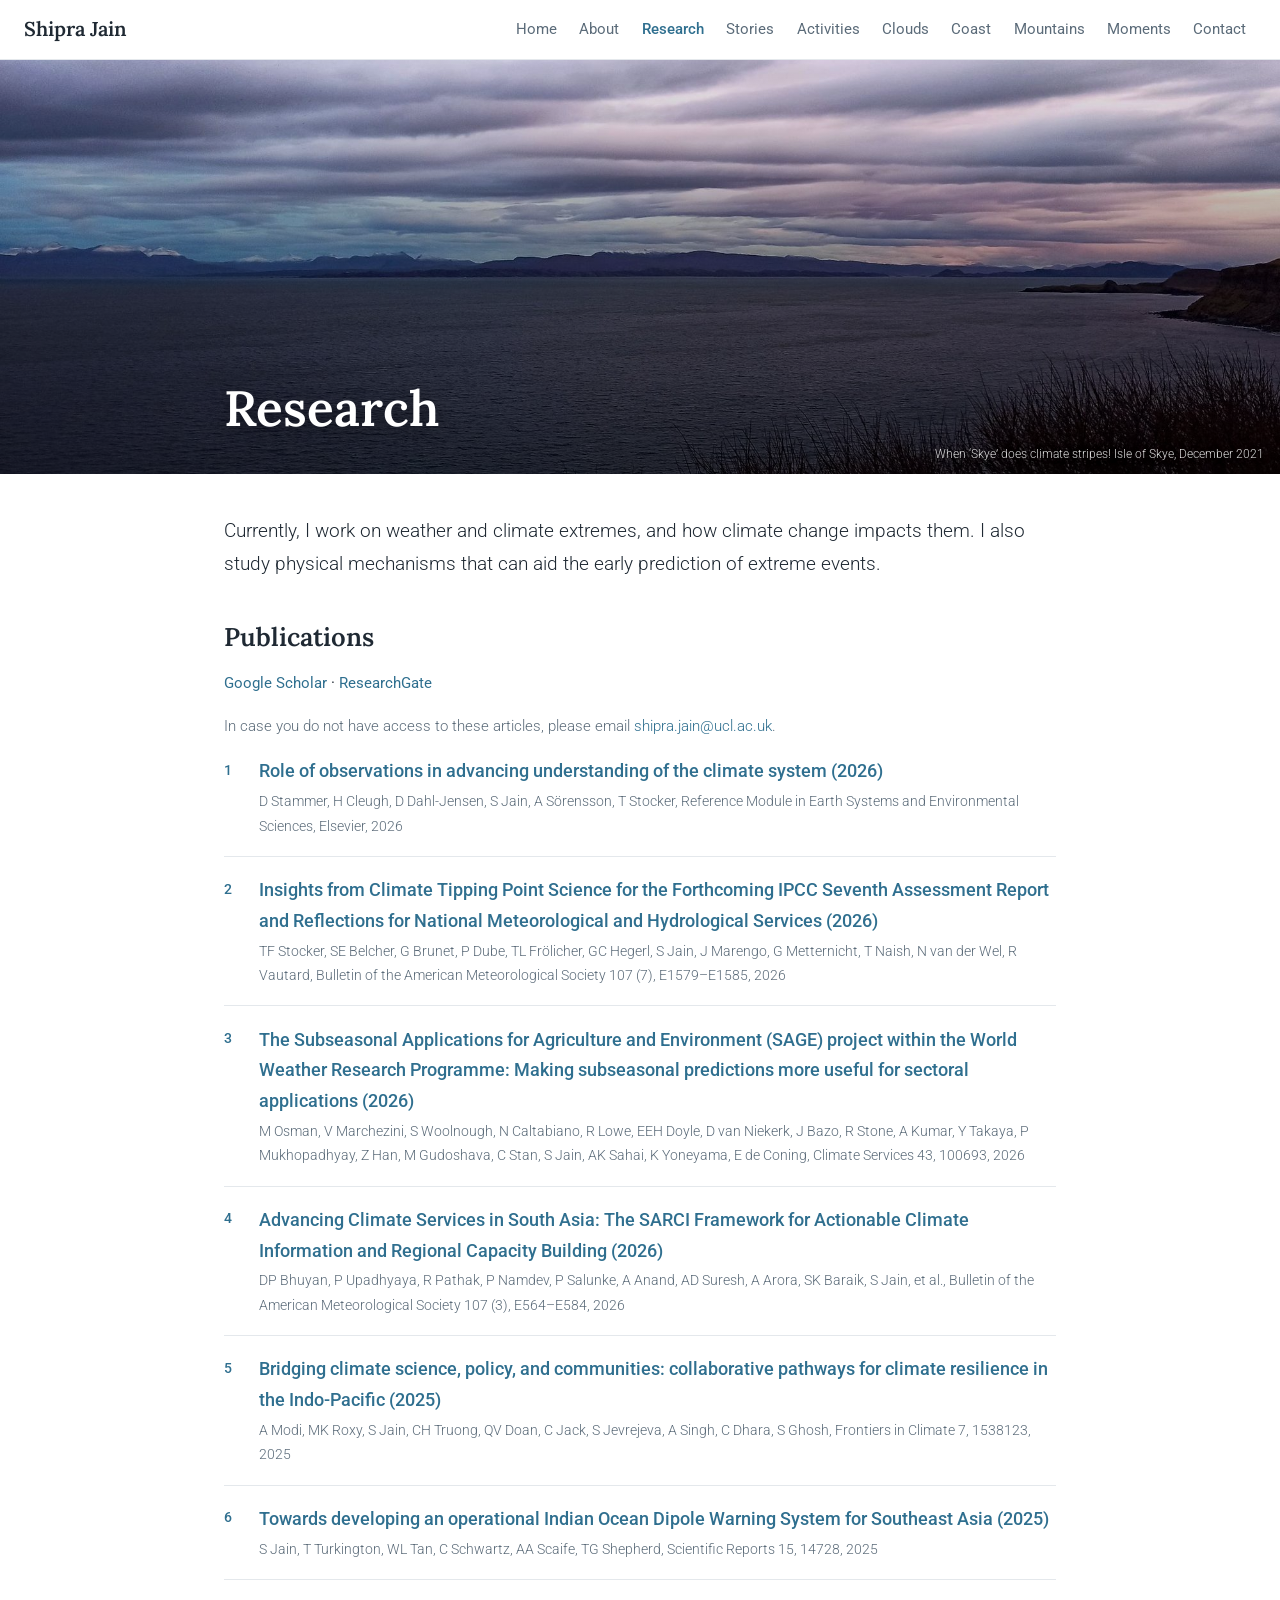
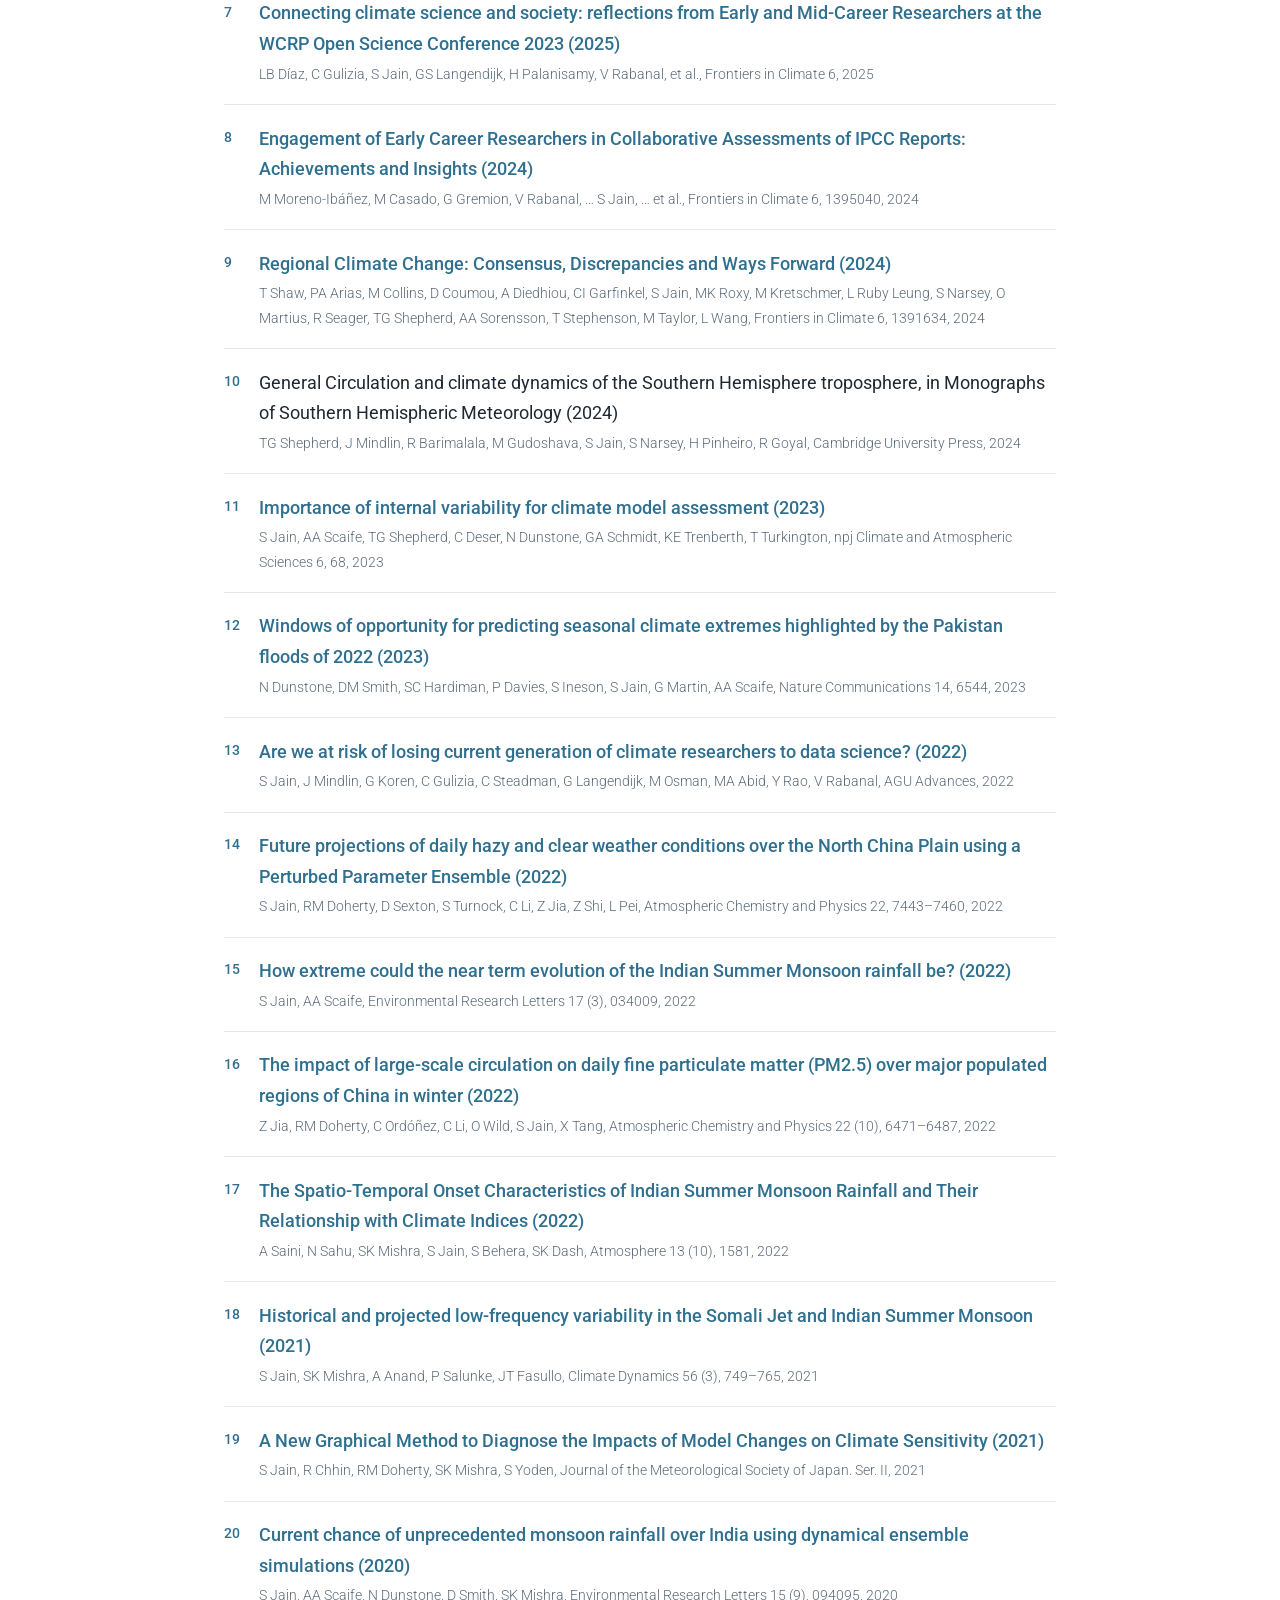
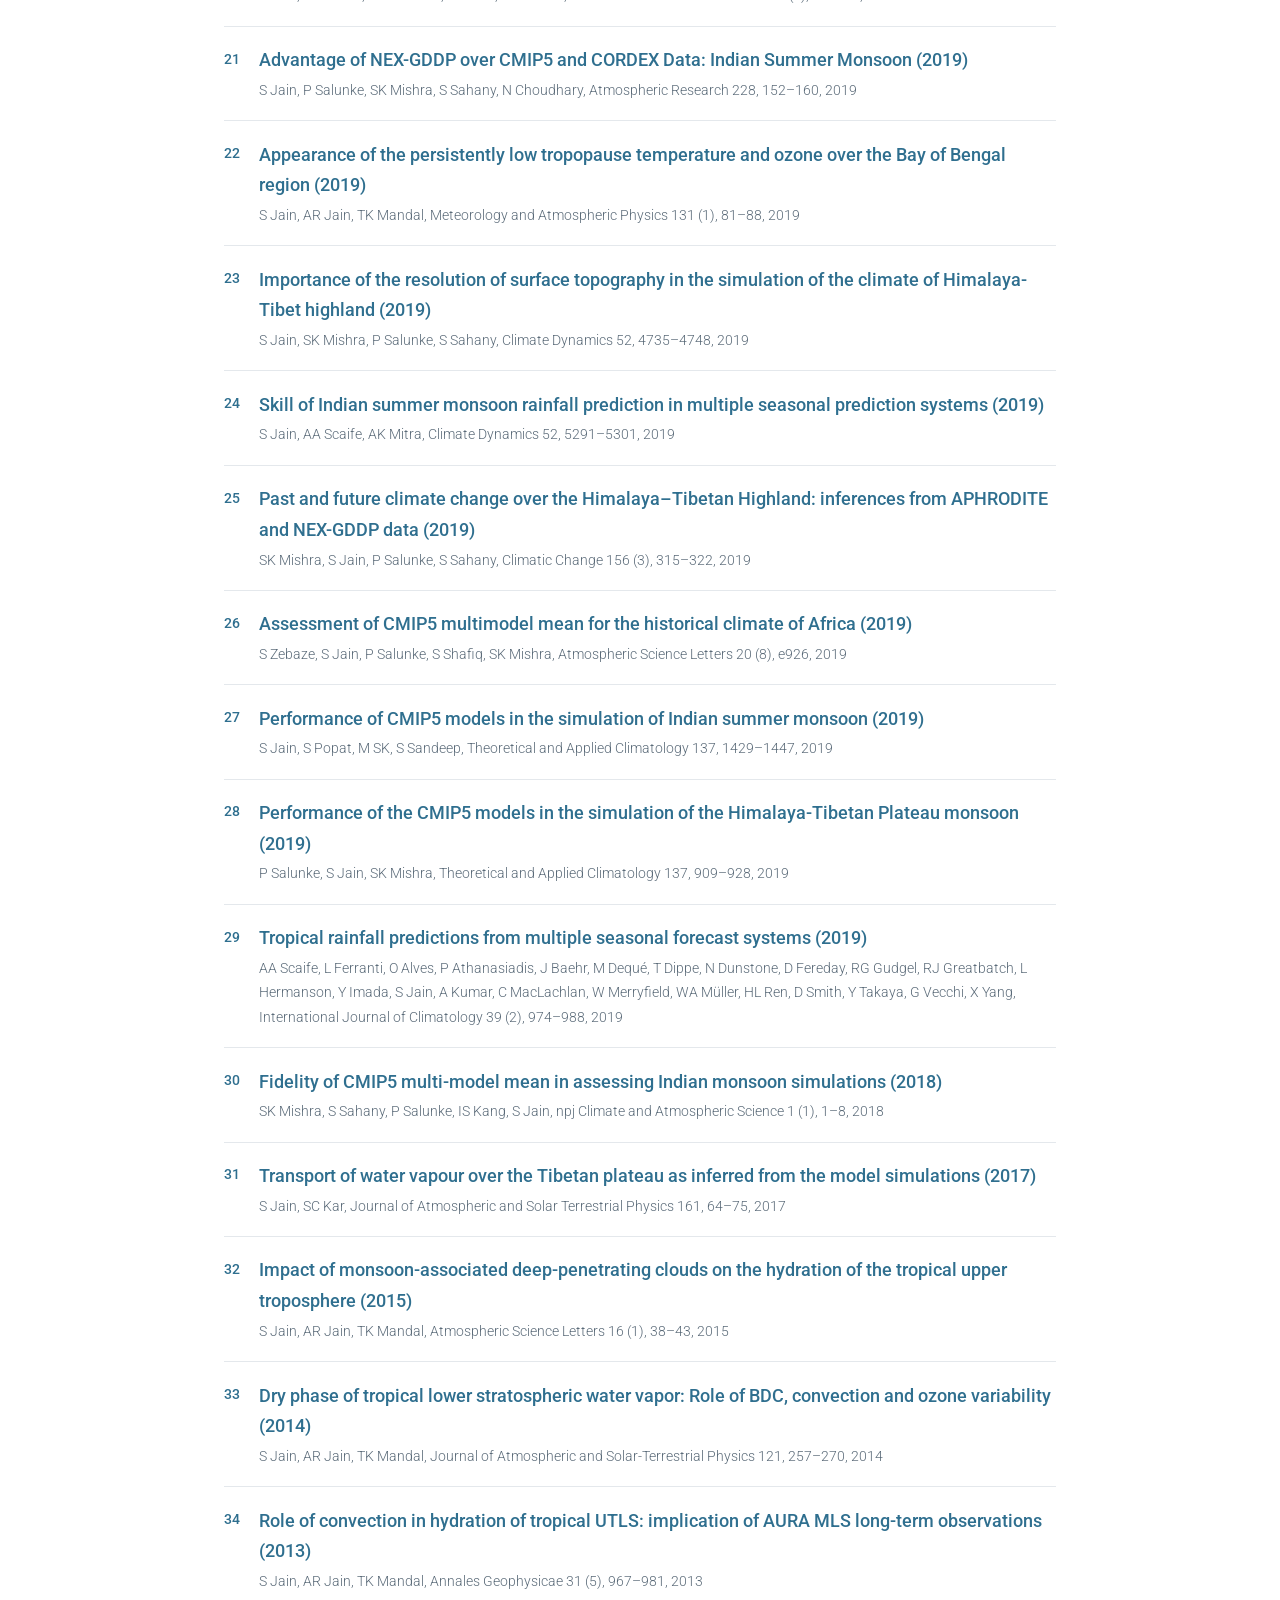
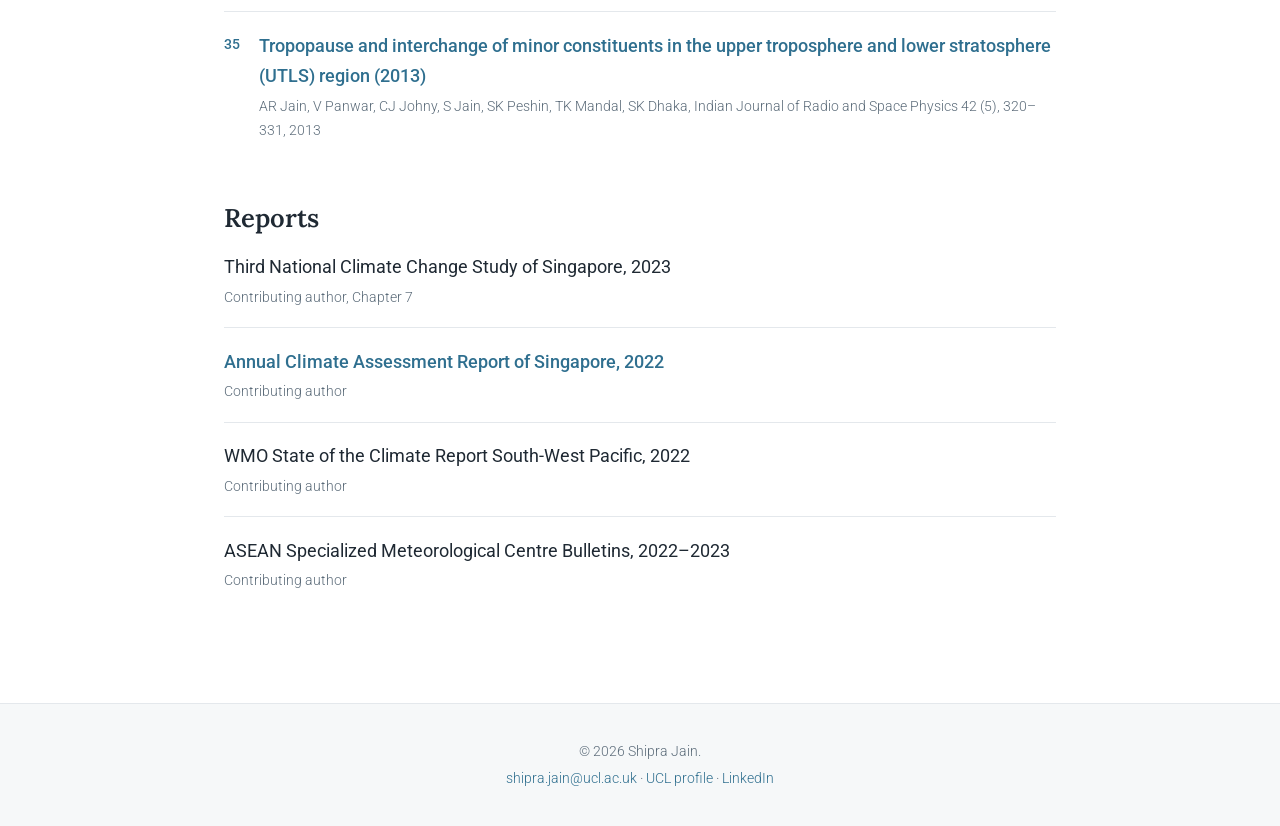
<file: research.html>
<!DOCTYPE html>
<html lang="en">
<head>
<meta charset="utf-8">
<meta name="viewport" content="width=device-width, initial-scale=1">
<title>Research · Shipra Jain</title>
<meta name="description" content="Publications and reports by Shipra Jain on weather and climate extremes, seasonal prediction, monsoons and climate model evaluation.">
<link rel="canonical" href="https://climatejain.github.io/research.html">
<meta name="theme-color" content="#2f6f8f">
<link rel="icon" href="assets/favicon.svg" type="image/svg+xml">
<link rel="icon" href="assets/favicon-32.png" sizes="32x32" type="image/png">
<link rel="apple-touch-icon" href="assets/apple-touch-icon.png">
<meta property="og:type" content="website">
<meta property="og:site_name" content="Shipra Jain">
<meta property="og:title" content="Research · Shipra Jain">
<meta property="og:description" content="Publications and reports by Shipra Jain on weather and climate extremes, seasonal prediction, monsoons and climate model evaluation.">
<meta property="og:url" content="https://climatejain.github.io/research.html">
<meta property="og:image" content="https://climatejain.github.io/assets/img/og-image.jpg">
<meta property="og:image:width" content="1200">
<meta property="og:image:height" content="630">
<meta name="twitter:card" content="summary_large_image">
<meta name="twitter:title" content="Research · Shipra Jain">
<meta name="twitter:description" content="Publications and reports by Shipra Jain on weather and climate extremes, seasonal prediction, monsoons and climate model evaluation.">
<meta name="twitter:image" content="https://climatejain.github.io/assets/img/og-image.jpg">
<link rel="preconnect" href="https://fonts.googleapis.com">
<link rel="preconnect" href="https://fonts.gstatic.com" crossorigin>
<link href="https://fonts.googleapis.com/css2?family=Lora:ital,wght@0,400;0,500;0,600;1,400&family=Roboto:wght@300;400;500;700&display=swap" rel="stylesheet">
<link rel="stylesheet" href="assets/style.css">
</head>
<body>
<a class="skip-link" href="#main">Skip to content</a>
<nav class="topnav">
  <a class="brand" href="index.html">Shipra Jain</a>
  <button class="navtoggle" aria-label="Menu" onclick="document.body.classList.toggle('nav-open')">&#9776;</button>
  <div class="navlinks">
      <a href="index.html">Home</a>
      <a href="about.html">About</a>
      <a href="research.html" class="active">Research</a>
      <a href="stories.html">Stories</a>
      <a href="activities.html">Activities</a>
      <a href="clouds.html">Clouds</a>
      <a href="coast.html">Coast</a>
      <a href="mountains.html">Mountains</a>
      <a href="moments.html">Moments</a>
      <a href="contact.html">Contact</a>
      
  </div>
</nav>
<header class="hero" style="background-image:url(assets/img/Research/bf122040590119e66341e76f8e15d9cd.jpg)"><div class="hero-inner"><h1>Research</h1></div><div class="hero-cap">When ‘Skye’ does climate stripes! Isle of Skye, December 2021</div></header>
<main id="main">
<section class="prose"><p class="lead">Currently, I work on weather and climate extremes, and how climate change impacts them. I also study physical mechanisms that can aid the early prediction of extreme events.</p><h2>Publications</h2><p class="profile-links"><a href="https://scholar.google.com/citations?user=4c2alX8AAAAJ&hl=en" target="_blank" rel="noopener">Google Scholar</a> &middot; <a href="https://www.researchgate.net/profile/Shipra-Jain-4" target="_blank" rel="noopener">ResearchGate</a></p><p class="note">In case you do not have access to these articles, please email <a href="mailto:shipra.jain@ucl.ac.uk">shipra.jain@ucl.ac.uk</a>.</p><ol class="publist"><li class="pub"><span class="pub-title"><a href="https://doi.org/10.1016/B978-0-443-15748-6.00108-8" target="_blank" rel="noopener">Role of observations in advancing understanding of the climate system (2026)</a></span><span class="pub-meta">D Stammer, H Cleugh, D Dahl-Jensen, S Jain, A S&ouml;rensson, T Stocker, Reference Module in Earth Systems and Environmental Sciences, Elsevier, 2026</span></li><li class="pub"><span class="pub-title"><a href="https://doi.org/10.1175/BAMS-D-26-0119.1" target="_blank" rel="noopener">Insights from Climate Tipping Point Science for the Forthcoming IPCC Seventh Assessment Report and Reflections for National Meteorological and Hydrological Services (2026)</a></span><span class="pub-meta">TF Stocker, SE Belcher, G Brunet, P Dube, TL Fr&ouml;licher, GC Hegerl, S Jain, J Marengo, G Metternicht, T Naish, N van der Wel, R Vautard, Bulletin of the American Meteorological Society 107 (7), E1579&ndash;E1585, 2026</span></li><li class="pub"><span class="pub-title"><a href="https://doi.org/10.1016/j.cliser.2026.100693" target="_blank" rel="noopener">The Subseasonal Applications for Agriculture and Environment (SAGE) project within the World Weather Research Programme: Making subseasonal predictions more useful for sectoral applications (2026)</a></span><span class="pub-meta">M Osman, V Marchezini, S Woolnough, N Caltabiano, R Lowe, EEH Doyle, D van Niekerk, J Bazo, R Stone, A Kumar, Y Takaya, P Mukhopadhyay, Z Han, M Gudoshava, C Stan, S Jain, AK Sahai, K Yoneyama, E de Coning, Climate Services 43, 100693, 2026</span></li><li class="pub"><span class="pub-title"><a href="https://journals.ametsoc.org/view/journals/bams/107/3/BAMS-D-25-0172.1.xml" target="_blank" rel="noopener">Advancing Climate Services in South Asia: The SARCI Framework for Actionable Climate Information and Regional Capacity Building (2026)</a></span><span class="pub-meta">DP Bhuyan, P Upadhyaya, R Pathak, P Namdev, P Salunke, A Anand, AD Suresh, A Arora, SK Baraik, S Jain, et al., Bulletin of the American Meteorological Society 107 (3), E564–E584, 2026</span></li><li class="pub"><span class="pub-title"><a href="https://doi.org/10.3389/fclim.2025.1538123" target="_blank" rel="noopener">Bridging climate science, policy, and communities: collaborative pathways for climate resilience in the Indo-Pacific (2025)</a></span><span class="pub-meta">A Modi, MK Roxy, S Jain, CH Truong, QV Doan, C Jack, S Jevrejeva, A Singh, C Dhara, S Ghosh, Frontiers in Climate 7, 1538123, 2025</span></li><li class="pub"><span class="pub-title"><a href="https://www.nature.com/articles/s41598-025-99261-9" target="_blank" rel="noopener">Towards developing an operational Indian Ocean Dipole Warning System for Southeast Asia (2025)</a></span><span class="pub-meta">S Jain, T Turkington, WL Tan, C Schwartz, AA Scaife, TG Shepherd, Scientific Reports 15, 14728, 2025</span></li><li class="pub"><span class="pub-title"><a href="https://doi.org/10.3389/fclim.2024.1501216" target="_blank" rel="noopener">Connecting climate science and society: reflections from Early and Mid-Career Researchers at the WCRP Open Science Conference 2023 (2025)</a></span><span class="pub-meta">LB Díaz, C Gulizia, S Jain, GS Langendijk, H Palanisamy, V Rabanal, et al., Frontiers in Climate 6, 2025</span></li><li class="pub"><span class="pub-title"><a href="https://www.frontiersin.org/journals/climate/articles/10.3389/fclim.2024.1395040/full" target="_blank" rel="noopener">Engagement of Early Career Researchers in Collaborative Assessments of IPCC Reports: Achievements and Insights (2024)</a></span><span class="pub-meta">M Moreno-Ibáñez, M Casado, G Gremion, V Rabanal, … S Jain, … et al., Frontiers in Climate 6, 1395040, 2024</span></li><li class="pub"><span class="pub-title"><a href="https://www.frontiersin.org/articles/10.3389/fclim.2024.1391634/full" target="_blank" rel="noopener">Regional Climate Change: Consensus, Discrepancies and Ways Forward (2024)</a></span><span class="pub-meta">T Shaw, PA Arias, M Collins, D Coumou, A Diedhiou, CI Garfinkel, S Jain, MK Roxy, M Kretschmer, L Ruby Leung, S Narsey, O Martius, R Seager, TG Shepherd, AA Sorensson, T Stephenson, M Taylor, L Wang, Frontiers in Climate 6, 1391634, 2024</span></li><li class="pub"><span class="pub-title">General Circulation and climate dynamics of the Southern Hemisphere troposphere, in Monographs of Southern Hemispheric Meteorology (2024)</span><span class="pub-meta">TG Shepherd, J Mindlin, R Barimalala, M Gudoshava, S Jain, S Narsey, H Pinheiro, R Goyal, Cambridge University Press, 2024</span></li><li class="pub"><span class="pub-title"><a href="https://doi.org/10.1038/s41612-023-00389-0" target="_blank" rel="noopener">Importance of internal variability for climate model assessment (2023)</a></span><span class="pub-meta">S Jain, AA Scaife, TG Shepherd, C Deser, N Dunstone, GA Schmidt, KE Trenberth, T Turkington, npj Climate and Atmospheric Sciences 6, 68, 2023</span></li><li class="pub"><span class="pub-title"><a href="https://www.nature.com/articles/s41467-023-42377-1" target="_blank" rel="noopener">Windows of opportunity for predicting seasonal climate extremes highlighted by the Pakistan floods of 2022 (2023)</a></span><span class="pub-meta">N Dunstone, DM Smith, SC Hardiman, P Davies, S Ineson, S Jain, G Martin, AA Scaife, Nature Communications 14, 6544, 2023</span></li><li class="pub"><span class="pub-title"><a href="https://agupubs.onlinelibrary.wiley.com/doi/full/10.1029/2022AV000676" target="_blank" rel="noopener">Are we at risk of losing current generation of climate researchers to data science? (2022)</a></span><span class="pub-meta">S Jain, J Mindlin, G Koren, C Gulizia, C Steadman, G Langendijk, M Osman, MA Abid, Y Rao, V Rabanal, AGU Advances, 2022</span></li><li class="pub"><span class="pub-title"><a href="https://doi.org/10.5194/acp-22-7443-2022" target="_blank" rel="noopener">Future projections of daily hazy and clear weather conditions over the North China Plain using a Perturbed Parameter Ensemble (2022)</a></span><span class="pub-meta">S Jain, RM Doherty, D Sexton, S Turnock, C Li, Z Jia, Z Shi, L Pei, Atmospheric Chemistry and Physics 22, 7443–7460, 2022</span></li><li class="pub"><span class="pub-title"><a href="https://iopscience.iop.org/article/10.1088/1748-9326/ac4655/meta" target="_blank" rel="noopener">How extreme could the near term evolution of the Indian Summer Monsoon rainfall be? (2022)</a></span><span class="pub-meta">S Jain, AA Scaife, Environmental Research Letters 17 (3), 034009, 2022</span></li><li class="pub"><span class="pub-title"><a href="https://acp.copernicus.org/articles/22/6471/2022/" target="_blank" rel="noopener">The impact of large-scale circulation on daily fine particulate matter (PM2.5) over major populated regions of China in winter (2022)</a></span><span class="pub-meta">Z Jia, RM Doherty, C Ordóñez, C Li, O Wild, S Jain, X Tang, Atmospheric Chemistry and Physics 22 (10), 6471–6487, 2022</span></li><li class="pub"><span class="pub-title"><a href="https://scholar.google.com/citations?view_op=view_citation&hl=en&user=4c2alX8AAAAJ&sortby=pubdate&citation_for_view=4c2alX8AAAAJ:e5wmG9Sq2KIC" target="_blank" rel="noopener">The Spatio-Temporal Onset Characteristics of Indian Summer Monsoon Rainfall and Their Relationship with Climate Indices (2022)</a></span><span class="pub-meta">A Saini, N Sahu, SK Mishra, S Jain, S Behera, SK Dash, Atmosphere 13 (10), 1581, 2022</span></li><li class="pub"><span class="pub-title"><a href="https://link.springer.com/article/10.1007/s00382-020-05492-z" target="_blank" rel="noopener">Historical and projected low-frequency variability in the Somali Jet and Indian Summer Monsoon (2021)</a></span><span class="pub-meta">S Jain, SK Mishra, A Anand, P Salunke, JT Fasullo, Climate Dynamics 56 (3), 749–765, 2021</span></li><li class="pub"><span class="pub-title"><a href="https://www.jstage.jst.go.jp/article/jmsj/advpub/0/advpub_2021-021/_article/-char/ja/" target="_blank" rel="noopener">A New Graphical Method to Diagnose the Impacts of Model Changes on Climate Sensitivity (2021)</a></span><span class="pub-meta">S Jain, R Chhin, RM Doherty, SK Mishra, S Yoden, Journal of the Meteorological Society of Japan. Ser. II, 2021</span></li><li class="pub"><span class="pub-title"><a href="https://iopscience.iop.org/article/10.1088/1748-9326/ab7b98/meta" target="_blank" rel="noopener">Current chance of unprecedented monsoon rainfall over India using dynamical ensemble simulations (2020)</a></span><span class="pub-meta">S Jain, AA Scaife, N Dunstone, D Smith, SK Mishra, Environmental Research Letters 15 (9), 094095, 2020</span></li><li class="pub"><span class="pub-title"><a href="https://www.sciencedirect.com/science/article/pii/S0169809518312420" target="_blank" rel="noopener">Advantage of NEX-GDDP over CMIP5 and CORDEX Data: Indian Summer Monsoon (2019)</a></span><span class="pub-meta">S Jain, P Salunke, SK Mishra, S Sahany, N Choudhary, Atmospheric Research 228, 152–160, 2019</span></li><li class="pub"><span class="pub-title"><a href="https://link.springer.com/article/10.1007/s00703-017-0554-5" target="_blank" rel="noopener">Appearance of the persistently low tropopause temperature and ozone over the Bay of Bengal region (2019)</a></span><span class="pub-meta">S Jain, AR Jain, TK Mandal, Meteorology and Atmospheric Physics 131 (1), 81–88, 2019</span></li><li class="pub"><span class="pub-title"><a href="https://link.springer.com/article/10.1007/s00382-018-4411-0" target="_blank" rel="noopener">Importance of the resolution of surface topography in the simulation of the climate of Himalaya-Tibet highland (2019)</a></span><span class="pub-meta">S Jain, SK Mishra, P Salunke, S Sahany, Climate Dynamics 52, 4735–4748, 2019</span></li><li class="pub"><span class="pub-title"><a href="https://scholar.google.com/citations?view_op=view_citation&hl=en&user=4c2alX8AAAAJ&cstart=20&pagesize=80&sortby=pubdate&citation_for_view=4c2alX8AAAAJ:5nxA0vEk-isC" target="_blank" rel="noopener">Skill of Indian summer monsoon rainfall prediction in multiple seasonal prediction systems (2019)</a></span><span class="pub-meta">S Jain, AA Scaife, AK Mitra, Climate Dynamics 52, 5291–5301, 2019</span></li><li class="pub"><span class="pub-title"><a href="https://link.springer.com/article/10.1007/s10584-019-02473-y" target="_blank" rel="noopener">Past and future climate change over the Himalaya–Tibetan Highland: inferences from APHRODITE and NEX-GDDP data (2019)</a></span><span class="pub-meta">SK Mishra, S Jain, P Salunke, S Sahany, Climatic Change 156 (3), 315–322, 2019</span></li><li class="pub"><span class="pub-title"><a href="https://rmets.onlinelibrary.wiley.com/doi/full/10.1002/asl.926" target="_blank" rel="noopener">Assessment of CMIP5 multimodel mean for the historical climate of Africa (2019)</a></span><span class="pub-meta">S Zebaze, S Jain, P Salunke, S Shafiq, SK Mishra, Atmospheric Science Letters 20 (8), e926, 2019</span></li><li class="pub"><span class="pub-title"><a href="https://link.springer.com/article/10.1007/s00704-018-2674-3" target="_blank" rel="noopener">Performance of CMIP5 models in the simulation of Indian summer monsoon (2019)</a></span><span class="pub-meta">S Jain, S Popat, M SK, S Sandeep, Theoretical and Applied Climatology 137, 1429–1447, 2019</span></li><li class="pub"><span class="pub-title"><a href="https://link.springer.com/article/10.1007/s00704-018-2644-9" target="_blank" rel="noopener">Performance of the CMIP5 models in the simulation of the Himalaya-Tibetan Plateau monsoon (2019)</a></span><span class="pub-meta">P Salunke, S Jain, SK Mishra, Theoretical and Applied Climatology 137, 909–928, 2019</span></li><li class="pub"><span class="pub-title"><a href="https://rmets.onlinelibrary.wiley.com/doi/full/10.1002/joc.5855" target="_blank" rel="noopener">Tropical rainfall predictions from multiple seasonal forecast systems (2019)</a></span><span class="pub-meta">AA Scaife, L Ferranti, O Alves, P Athanasiadis, J Baehr, M Dequé, T Dippe, N Dunstone, D Fereday, RG Gudgel, RJ Greatbatch, L Hermanson, Y Imada, S Jain, A Kumar, C MacLachlan, W Merryfield, WA Müller, HL Ren, D Smith, Y Takaya, G Vecchi, X Yang, International Journal of Climatology 39 (2), 974–988, 2019</span></li><li class="pub"><span class="pub-title"><a href="https://www.nature.com/articles/s41612-018-0049-1" target="_blank" rel="noopener">Fidelity of CMIP5 multi-model mean in assessing Indian monsoon simulations (2018)</a></span><span class="pub-meta">SK Mishra, S Sahany, P Salunke, IS Kang, S Jain, npj Climate and Atmospheric Science 1 (1), 1–8, 2018</span></li><li class="pub"><span class="pub-title"><a href="https://www.sciencedirect.com/science/article/abs/pii/S1364682617301487" target="_blank" rel="noopener">Transport of water vapour over the Tibetan plateau as inferred from the model simulations (2017)</a></span><span class="pub-meta">S Jain, SC Kar, Journal of Atmospheric and Solar Terrestrial Physics 161, 64–75, 2017</span></li><li class="pub"><span class="pub-title"><a href="https://rmets.onlinelibrary.wiley.com/doi/epdf/10.1002/asl2.517" target="_blank" rel="noopener">Impact of monsoon-associated deep-penetrating clouds on the hydration of the tropical upper troposphere (2015)</a></span><span class="pub-meta">S Jain, AR Jain, TK Mandal, Atmospheric Science Letters 16 (1), 38–43, 2015</span></li><li class="pub"><span class="pub-title"><a href="https://www.sciencedirect.com/science/article/abs/pii/S1364682614001989" target="_blank" rel="noopener">Dry phase of tropical lower stratospheric water vapor: Role of BDC, convection and ozone variability (2014)</a></span><span class="pub-meta">S Jain, AR Jain, TK Mandal, Journal of Atmospheric and Solar-Terrestrial Physics 121, 257–270, 2014</span></li><li class="pub"><span class="pub-title"><a href="https://angeo.copernicus.org/articles/31/967/2013/" target="_blank" rel="noopener">Role of convection in hydration of tropical UTLS: implication of AURA MLS long-term observations (2013)</a></span><span class="pub-meta">S Jain, AR Jain, TK Mandal, Annales Geophysicae 31 (5), 967–981, 2013</span></li><li class="pub"><span class="pub-title"><a href="http://nopr.niscpr.res.in/handle/123456789/22994" target="_blank" rel="noopener">Tropopause and interchange of minor constituents in the upper troposphere and lower stratosphere (UTLS) region (2013)</a></span><span class="pub-meta">AR Jain, V Panwar, CJ Johny, S Jain, SK Peshin, TK Mandal, SK Dhaka, Indian Journal of Radio and Space Physics 42 (5), 320–331, 2013</span></li></ol><h2>Reports</h2><ul class="publist plain"><li class="pub"><span class="pub-title">Third National Climate Change Study of Singapore, 2023</span><span class="pub-meta">Contributing author, Chapter 7</span></li><li class="pub"><span class="pub-title"><a href="http://www.weather.gov.sg/climate-annual-climate-reports/" target="_blank" rel="noopener">Annual Climate Assessment Report of Singapore, 2022</a></span><span class="pub-meta">Contributing author</span></li><li class="pub"><span class="pub-title">WMO State of the Climate Report South-West Pacific, 2022</span><span class="pub-meta">Contributing author</span></li><li class="pub"><span class="pub-title">ASEAN Specialized Meteorological Centre Bulletins, 2022–2023</span><span class="pub-meta">Contributing author</span></li></ul></section>
</main>
<footer class="site-footer">
  <p>&copy; 2026 Shipra Jain.</p>
  <p><a href="mailto:shipra.jain@ucl.ac.uk">shipra.jain@ucl.ac.uk</a> &middot;
     <a href="https://profiles.ucl.ac.uk/98393-shipra-jain" target="_blank" rel="noopener">UCL profile</a> &middot;
     <a href="https://www.linkedin.com/in/shipra-jain-9aa1382a/" target="_blank" rel="noopener">LinkedIn</a></p>
</footer>
</body>
</html>
</file>
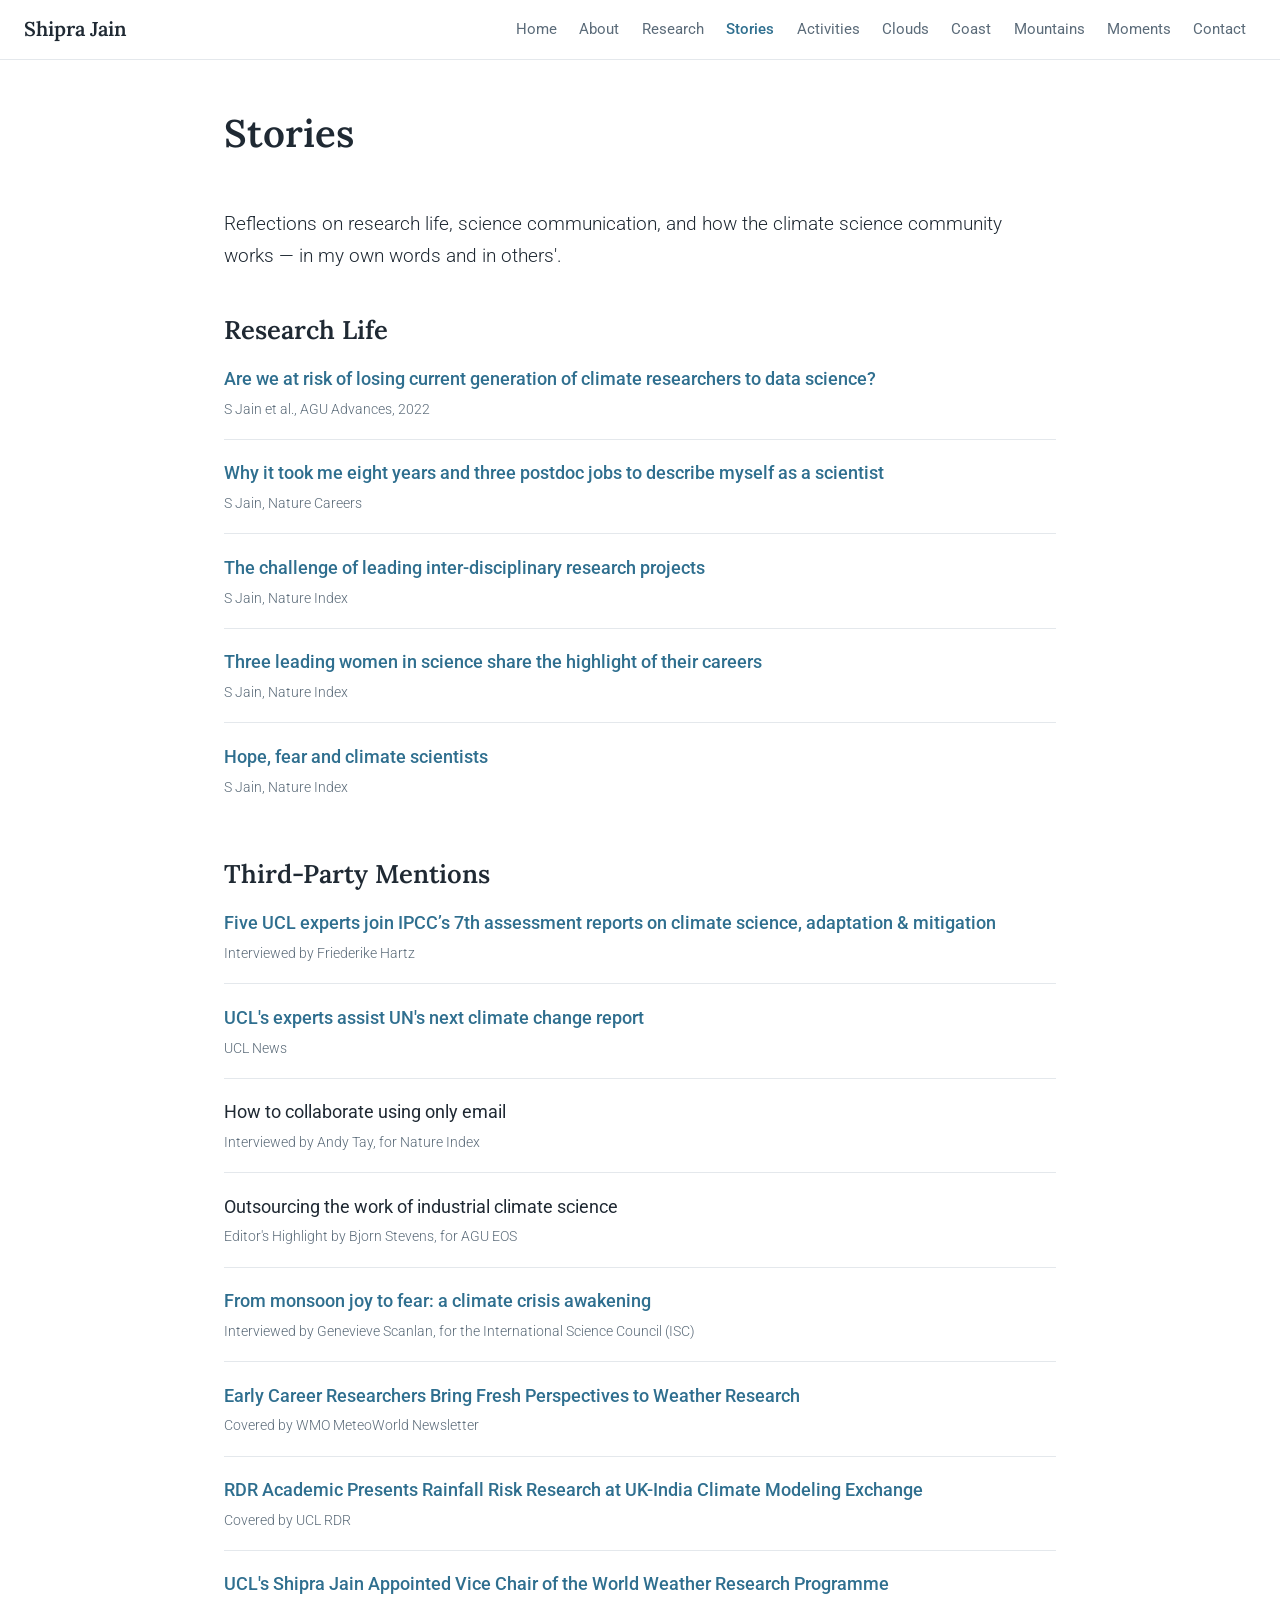
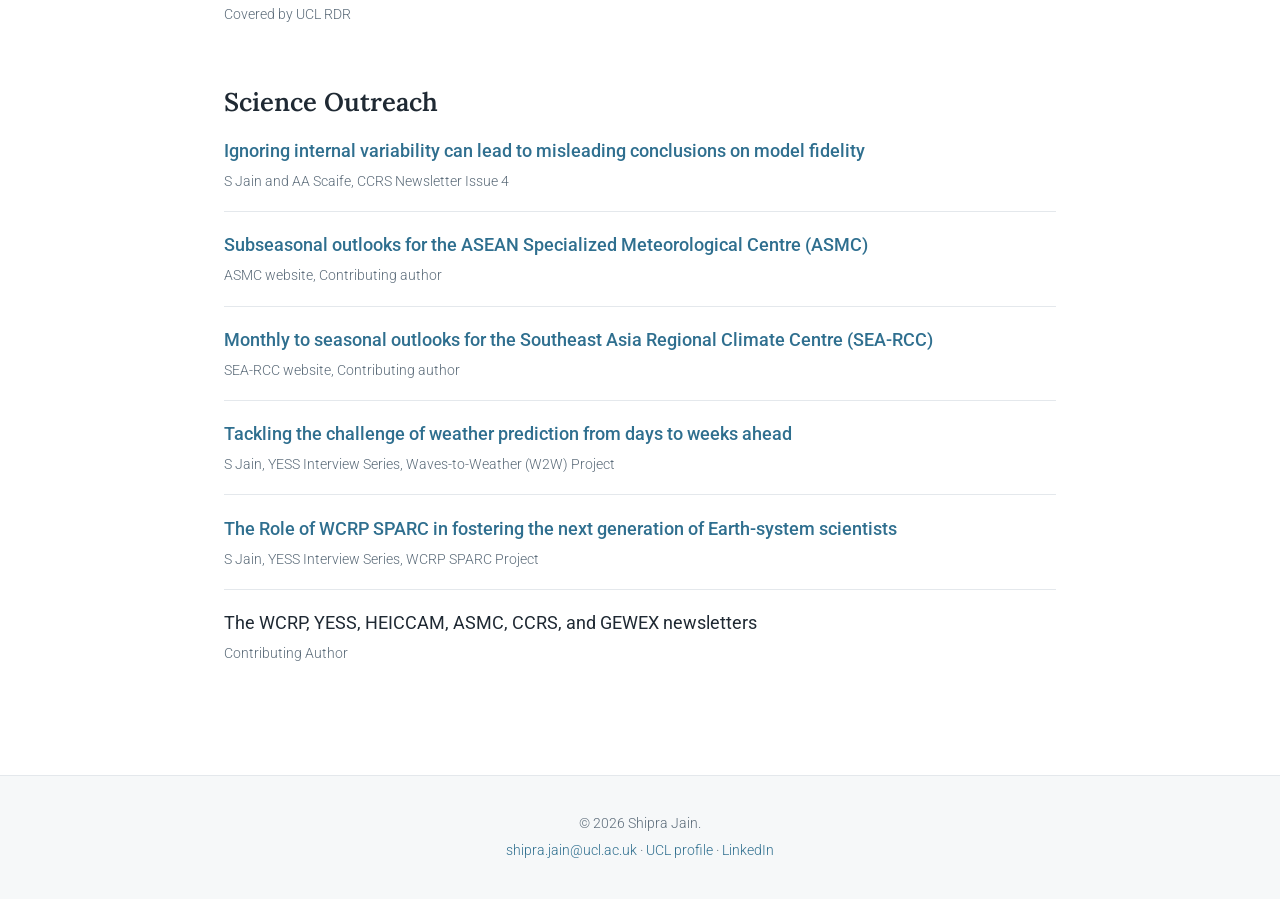
<file: stories.html>
<!DOCTYPE html>
<html lang="en">
<head>
<meta charset="utf-8">
<meta name="viewport" content="width=device-width, initial-scale=1">
<title>Stories · Shipra Jain</title>
<meta name="description" content="Writing, interviews and science outreach by Shipra Jain on research life and the climate science community.">
<link rel="canonical" href="https://climatejain.github.io/stories.html">
<meta name="theme-color" content="#2f6f8f">
<link rel="icon" href="assets/favicon.svg" type="image/svg+xml">
<link rel="icon" href="assets/favicon-32.png" sizes="32x32" type="image/png">
<link rel="apple-touch-icon" href="assets/apple-touch-icon.png">
<meta property="og:type" content="website">
<meta property="og:site_name" content="Shipra Jain">
<meta property="og:title" content="Stories · Shipra Jain">
<meta property="og:description" content="Writing, interviews and science outreach by Shipra Jain on research life and the climate science community.">
<meta property="og:url" content="https://climatejain.github.io/stories.html">
<meta property="og:image" content="https://climatejain.github.io/assets/img/og-image.jpg">
<meta property="og:image:width" content="1200">
<meta property="og:image:height" content="630">
<meta name="twitter:card" content="summary_large_image">
<meta name="twitter:title" content="Stories · Shipra Jain">
<meta name="twitter:description" content="Writing, interviews and science outreach by Shipra Jain on research life and the climate science community.">
<meta name="twitter:image" content="https://climatejain.github.io/assets/img/og-image.jpg">
<link rel="preconnect" href="https://fonts.googleapis.com">
<link rel="preconnect" href="https://fonts.gstatic.com" crossorigin>
<link href="https://fonts.googleapis.com/css2?family=Lora:ital,wght@0,400;0,500;0,600;1,400&family=Roboto:wght@300;400;500;700&display=swap" rel="stylesheet">
<link rel="stylesheet" href="assets/style.css">
</head>
<body>
<a class="skip-link" href="#main">Skip to content</a>
<nav class="topnav">
  <a class="brand" href="index.html">Shipra Jain</a>
  <button class="navtoggle" aria-label="Menu" onclick="document.body.classList.toggle('nav-open')">&#9776;</button>
  <div class="navlinks">
      <a href="index.html">Home</a>
      <a href="about.html">About</a>
      <a href="research.html">Research</a>
      <a href="stories.html" class="active">Stories</a>
      <a href="activities.html">Activities</a>
      <a href="clouds.html">Clouds</a>
      <a href="coast.html">Coast</a>
      <a href="mountains.html">Mountains</a>
      <a href="moments.html">Moments</a>
      <a href="contact.html">Contact</a>
      
  </div>
</nav>
<header class="page-head"><h1>Stories</h1></header>
<main id="main">
<section class="prose"><p class="lead">Reflections on research life, science communication, and how the climate science community works &mdash; in my own words and in others'.</p><h2>Research Life</h2><ul class="publist"><li class="pub"><span class="pub-title"><a href="https://agupubs.onlinelibrary.wiley.com/doi/full/10.1029/2022AV000676" target="_blank" rel="noopener">Are we at risk of losing current generation of climate researchers to data science?</a></span><span class="pub-meta">S Jain et al., AGU Advances, 2022</span></li><li class="pub"><span class="pub-title"><a href="https://www.nature.com/articles/d41586-020-00708-y" target="_blank" rel="noopener">Why it took me eight years and three postdoc jobs to describe myself as a scientist</a></span><span class="pub-meta">S Jain, Nature Careers</span></li><li class="pub"><span class="pub-title"><a href="https://www.natureindex.com/news-blog/challenge-of-leading-interdisciplinary-research-projects" target="_blank" rel="noopener">The challenge of leading inter-disciplinary research projects</a></span><span class="pub-meta">S Jain, Nature Index</span></li><li class="pub"><span class="pub-title"><a href="https://www.natureindex.com/news-blog/leading-women-science-researchers-share-career-highlights" target="_blank" rel="noopener">Three leading women in science share the highlight of their careers</a></span><span class="pub-meta">S Jain, Nature Index</span></li><li class="pub"><span class="pub-title"><a href="https://www.natureindex.com/news-blog/hope-fear-and-climate-change-scientists-research-future" target="_blank" rel="noopener">Hope, fear and climate scientists</a></span><span class="pub-meta">S Jain, Nature Index</span></li></ul><h2>Third-Party Mentions</h2><ul class="publist"><li class="pub"><span class="pub-title"><a href="https://www.ucl.ac.uk/grand-challenges/news/2025/aug/five-ucl-experts-join-ipccs-7th-assessment-reports-climate-science-adaptation" target="_blank" rel="noopener">Five UCL experts join IPCC’s 7th assessment reports on climate science, adaptation &amp; mitigation</a></span><span class="pub-meta">Interviewed by Friederike Hartz</span></li><li class="pub"><span class="pub-title"><a href="https://www.ucl.ac.uk/news/2025/sep/ucl-experts-assist-uns-next-climate-change-report" target="_blank" rel="noopener">UCL's experts assist UN's next climate change report</a></span><span class="pub-meta">UCL News</span></li><li class="pub"><span class="pub-title">How to collaborate using only email</span><span class="pub-meta">Interviewed by Andy Tay, for Nature Index</span></li><li class="pub"><span class="pub-title">Outsourcing the work of industrial climate science</span><span class="pub-meta">Editor's Highlight by Bjorn Stevens, for AGU EOS</span></li><li class="pub"><span class="pub-title"><a href="https://council.science/current/blog/from-monsoon-joy-to-fear-a-climate-crisis-awakening/" target="_blank" rel="noopener">From monsoon joy to fear: a climate crisis awakening</a></span><span class="pub-meta">Interviewed by Genevieve Scanlan, for the International Science Council (ISC)</span></li><li class="pub"><span class="pub-title"><a href="https://library.wmo.int/viewer/68449/download?file=MeteoWorld+No.+3_2023_en.pdf&type=pdf&navigator=1" target="_blank" rel="noopener">Early Career Researchers Bring Fresh Perspectives to Weather Research</a></span><span class="pub-meta">Covered by WMO MeteoWorld Newsletter</span></li><li class="pub"><span class="pub-title"><a href="https://www.ucl.ac.uk/risk-disaster-reduction/news/2025/mar/rdr-academic-presents-rainfall-risk-research-uk-india-climate-modelling-exchange" target="_blank" rel="noopener">RDR Academic Presents Rainfall Risk Research at UK-India Climate Modeling Exchange</a></span><span class="pub-meta">Covered by UCL RDR</span></li><li class="pub"><span class="pub-title"><a href="https://www.ucl.ac.uk/risk-disaster-reduction/news/2025/apr/ucls-shipra-jain-appointed-vice-chair-uns-world-weather-research-programme" target="_blank" rel="noopener">UCL's Shipra Jain Appointed Vice Chair of the World Weather Research Programme</a></span><span class="pub-meta">Covered by UCL RDR</span></li></ul><h2>Science Outreach</h2><ul class="publist"><li class="pub"><span class="pub-title"><a href="https://www.linkedin.com/posts/ccrs-mss_ccrs-newsletter-issue-4-activity-7069511236975022080-CTz5/" target="_blank" rel="noopener">Ignoring internal variability can lead to misleading conclusions on model fidelity</a></span><span class="pub-meta">S Jain and AA Scaife, CCRS Newsletter Issue 4</span></li><li class="pub"><span class="pub-title"><a href="http://asmc.asean.org/subseasonal-weather-outlook-20-march-2-april-2023/" target="_blank" rel="noopener">Subseasonal outlooks for the ASEAN Specialized Meteorological Centre (ASMC)</a></span><span class="pub-meta">ASMC website, Contributing author</span></li><li class="pub"><span class="pub-title"><a href="https://www.mss-int.sg/sea-rcc-network/long-range-forecasting" target="_blank" rel="noopener">Monthly to seasonal outlooks for the Southeast Asia Regional Climate Centre (SEA-RCC)</a></span><span class="pub-meta">SEA-RCC website, Contributing author</span></li><li class="pub"><span class="pub-title"><a href="https://www.yess-community.org/waves-to-weather-interview/" target="_blank" rel="noopener">Tackling the challenge of weather prediction from days to weeks ahead</a></span><span class="pub-meta">S Jain, YESS Interview Series, Waves-to-Weather (W2W) Project</span></li><li class="pub"><span class="pub-title"><a href="https://www.yess-community.org/yess-science-interviews/the-role-of-wcrp-sparc/" target="_blank" rel="noopener">The Role of WCRP SPARC in fostering the next generation of Earth-system scientists</a></span><span class="pub-meta">S Jain, YESS Interview Series, WCRP SPARC Project</span></li><li class="pub"><span class="pub-title">The WCRP, YESS, HEICCAM, ASMC, CCRS, and GEWEX newsletters</span><span class="pub-meta">Contributing Author</span></li></ul></section>
</main>
<footer class="site-footer">
  <p>&copy; 2026 Shipra Jain.</p>
  <p><a href="mailto:shipra.jain@ucl.ac.uk">shipra.jain@ucl.ac.uk</a> &middot;
     <a href="https://profiles.ucl.ac.uk/98393-shipra-jain" target="_blank" rel="noopener">UCL profile</a> &middot;
     <a href="https://www.linkedin.com/in/shipra-jain-9aa1382a/" target="_blank" rel="noopener">LinkedIn</a></p>
</footer>
</body>
</html>
</file>
<file: assets/style.css>
/* ---------- Shipra Jain — site styles ---------- */
:root{
  --ink:#1f2933;
  --muted:#5b6b79;
  --accent:#2f6f8f;        /* muted teal-blue, climate/coast feel */
  --accent-dark:#234e63;
  --line:#e4e8ec;
  --bg:#ffffff;
  --bg-soft:#f6f8f9;
  --maxw:880px;
}
*{box-sizing:border-box}
html{scroll-behavior:smooth}
/* skip-to-content link (visible on keyboard focus) */
.skip-link{
  position:absolute;left:-999px;top:0;z-index:100;
  background:var(--accent);color:#fff;padding:.6rem 1rem;border-radius:0 0 8px 0;
  font-size:.9rem;
}
.skip-link:focus{left:0;text-decoration:none}
body{
  margin:0;color:var(--ink);background:var(--bg);
  font-family:"Roboto",-apple-system,BlinkMacSystemFont,"Segoe UI",sans-serif;
  font-weight:300;line-height:1.7;font-size:18px;
}
a{color:var(--accent);text-decoration:none}
a:hover{text-decoration:underline}
img{max-width:100%;height:auto;display:block}

/* ---------- top nav ---------- */
.topnav{
  position:sticky;top:0;z-index:50;background:rgba(255,255,255,.96);
  backdrop-filter:saturate(180%) blur(8px);
  border-bottom:1px solid var(--line);
  display:flex;align-items:center;gap:1rem;
  padding:.7rem 1.5rem;
}
.brand{
  font-family:"Lora",Georgia,serif;font-weight:600;font-size:1.25rem;
  color:var(--ink);white-space:nowrap;
}
.brand:hover{text-decoration:none;color:var(--accent)}
.navlinks{margin-left:auto;display:flex;align-items:center;gap:.2rem;flex-wrap:wrap}
.navlinks a{
  color:var(--muted);font-size:.93rem;font-weight:400;
  padding:.35rem .6rem;border-radius:6px;white-space:nowrap;
}
.navlinks a:hover{color:var(--accent);background:var(--bg-soft);text-decoration:none}
.navlinks a.active{color:var(--accent);font-weight:500}
.navtoggle{display:none;margin-left:auto;background:none;border:0;font-size:1.5rem;color:var(--ink);cursor:pointer}

/* more dropdown */
.more{position:relative}
.more>button{
  background:none;border:0;cursor:pointer;color:var(--muted);
  font:inherit;font-size:.93rem;padding:.35rem .6rem;border-radius:6px;
}
.more>button:hover{color:var(--accent);background:var(--bg-soft)}
.more-menu{
  display:none;position:absolute;right:0;top:100%;min-width:230px;
  background:#fff;border:1px solid var(--line);border-radius:10px;
  box-shadow:0 12px 30px rgba(0,0,0,.10);padding:.4rem;
}
.more:hover .more-menu,
.more:focus-within .more-menu{display:block}
.more-menu a{display:block;padding:.5rem .7rem;border-radius:6px}

/* ---------- hero ---------- */
.hero{
  position:relative;min-height:46vh;display:flex;align-items:flex-end;
  background-size:cover;background-position:center;color:#fff;
}
.hero::after{content:"";position:absolute;inset:0;
  background:linear-gradient(180deg,rgba(0,0,0,.05),rgba(0,0,0,.55));}
.hero-inner{position:relative;z-index:2;padding:2.4rem 1.5rem;max-width:var(--maxw);margin:0 auto;width:100%}
.hero-inner h1{
  font-family:"Lora",Georgia,serif;font-weight:600;
  font-size:clamp(2rem,5vw,3.1rem);margin:0;line-height:1.1;
  text-shadow:0 2px 18px rgba(0,0,0,.4);
}
.hero-sub{margin:.6rem 0 0;font-size:1.05rem;font-weight:400;opacity:.95;text-shadow:0 1px 10px rgba(0,0,0,.5)}
.hero-cap{
  position:absolute;right:1rem;bottom:.6rem;z-index:2;
  font-size:.72rem;color:rgba(255,255,255,.85);font-weight:300;
  max-width:55%;text-align:right;text-shadow:0 1px 6px rgba(0,0,0,.6);
}
.page-head{max-width:var(--maxw);margin:0 auto;padding:2.6rem 1.5rem 0}
.page-head h1{font-family:"Lora",Georgia,serif;font-weight:600;font-size:2.4rem;margin:0}

/* ---------- main / prose ---------- */
main{padding:1rem 0 3rem}
.prose{max-width:var(--maxw);margin:0 auto;padding:1.6rem 1.5rem}
.prose.center{text-align:center}
.prose h2{
  font-family:"Lora",Georgia,serif;font-weight:600;font-size:1.6rem;
  margin:2.2rem 0 .8rem;color:var(--ink);
}
.prose h3{font-size:1.05rem;font-weight:500;margin:.2rem 0 .3rem;color:var(--accent-dark)}
.prose p{margin:0 0 1.05rem}
.lead{font-size:1.18rem;color:var(--ink)}
.note{font-size:.95rem;color:var(--muted)}
.profile-links{font-size:.95rem;font-weight:400;margin:-.3rem 0 .4rem}
.links-row{display:flex;gap:.7rem;justify-content:center;flex-wrap:wrap;margin-top:1.6rem}
.btn{
  display:inline-block;background:var(--accent);color:#fff;font-weight:400;
  padding:.6rem 1.1rem;border-radius:8px;font-size:.95rem;
}
.btn:hover{background:var(--accent-dark);text-decoration:none}

/* publication / story lists */
.publist{list-style:none;padding:0;margin:0;counter-reset:p}
ol.publist{counter-reset:p}
ol.publist .pub{position:relative;padding-left:2.2rem}
ol.publist .pub::before{
  counter-increment:p;content:counter(p);
  position:absolute;left:0;top:.15rem;color:var(--accent);
  font-weight:500;font-size:.85rem;
}
.pub{margin:0 0 1.15rem;padding-bottom:1.05rem;border-bottom:1px solid var(--line)}
.pub:last-child{border-bottom:0}
.pub-title{display:block;font-weight:400;color:var(--ink)}
.pub-title a{font-weight:500}
.pub-meta{display:block;font-size:.9rem;color:var(--muted);margin-top:.2rem}

.activities{list-style:none;padding:0;margin:0}
.activities li{padding:.55rem 0 .55rem 1.1rem;border-bottom:1px solid var(--line);position:relative;font-size:.98rem}
.activities li::before{content:"";position:absolute;left:0;top:1.1rem;width:6px;height:6px;border-radius:50%;background:var(--accent)}
.activities li:last-child{border-bottom:0}

/* contact */
.contact-grid{display:grid;grid-template-columns:1fr 1fr;gap:1.6rem 2rem;margin-top:1rem}
.contact-grid p{margin:0}
@media(max-width:600px){.contact-grid{grid-template-columns:1fr}}

/* about: native CSS career timeline */
.cv-timeline{list-style:none;margin:1rem 0 0;padding:0}
.cv-item{
  position:relative;display:grid;
  grid-template-columns:108px 28px 1fr;align-items:start;
  padding-bottom:1.5rem;
}
.cv-item:last-child{padding-bottom:0}
.cv-year{
  font-size:.82rem;font-weight:500;color:var(--accent-dark);
  text-align:right;padding-top:1px;letter-spacing:.01em;white-space:nowrap;
}
.cv-marker{position:relative;justify-self:center;width:100%;height:100%}
.cv-marker::before{   /* the dot */
  content:"";position:absolute;left:50%;top:6px;transform:translateX(-50%);
  width:13px;height:13px;border-radius:50%;
  background:var(--accent);box-shadow:0 0 0 4px rgba(47,111,143,.15);z-index:2;
}
.cv-marker::after{    /* the connecting line */
  content:"";position:absolute;left:50%;top:6px;transform:translateX(-50%);
  width:2px;height:calc(100% + 1.5rem);background:var(--line);z-index:1;
}
.cv-item:last-child .cv-marker::after{display:none}
.cv-body{padding-top:0}
.cv-role{display:block;font-weight:500;color:var(--ink)}
.cv-place{display:block;font-size:.93rem;color:var(--muted);margin-top:.1rem}
@media(max-width:560px){
  .cv-item{grid-template-columns:84px 22px 1fr}
  .cv-year{font-size:.76rem}
}

/* about: embedded travel map */
.travel-map{margin:2rem 0 0}
.travel-map iframe{
  width:100%;height:520px;border:1px solid var(--line);border-radius:10px;
  box-shadow:0 2px 12px rgba(0,0,0,.06);background:var(--bg-soft);
}
.travel-map figcaption{font-size:.85rem;color:var(--muted);margin-top:.5rem;text-align:center}
@media(max-width:600px){.travel-map iframe{height:380px}}

/* thoughts */
.poem{margin:0 0 2.4rem;padding-bottom:1.6rem;border-bottom:1px solid var(--line)}
.poem:last-child{border-bottom:0}
.verse{font-family:"Lora",Georgia,serif;font-style:italic;color:#3a4750;line-height:2}

/* ipcc */
.ipcc-date{border-top:2px solid var(--accent);padding-top:1rem}
.ipcc-togo{font-size:.85rem;color:var(--muted);margin-top:-.4rem;letter-spacing:.02em;text-transform:uppercase}
.ipcc-topic{font-weight:500;color:var(--accent-dark)}
.ipcc-points{padding-left:1.3rem}
.ipcc-points li{margin:.45rem 0}

/* ---------- gallery ---------- */
.gallery{
  column-count:3;column-gap:14px;
  max-width:1200px;margin:1.4rem auto 0;padding:0 1.2rem;
}
.gallery figure{break-inside:avoid;margin:0 0 14px}
.gallery img{width:100%;height:auto;border-radius:8px;box-shadow:0 2px 10px rgba(0,0,0,.08);transition:transform .25s,box-shadow .25s}
.gallery a:hover img{transform:translateY(-3px);box-shadow:0 8px 22px rgba(0,0,0,.16)}
.gallery figcaption{font-size:.82rem;color:var(--muted);padding:.4rem .15rem .2rem;line-height:1.4}
@media(max-width:900px){.gallery{column-count:2}}
@media(max-width:560px){.gallery{column-count:1}}

/* ---------- footer ---------- */
.site-footer{
  border-top:1px solid var(--line);background:var(--bg-soft);
  text-align:center;padding:2rem 1.5rem;color:var(--muted);font-size:.85rem;
}
.site-footer p{margin:.25rem 0}

/* ---------- responsive nav ---------- */
@media(max-width:860px){
  .navtoggle{display:block}
  .navlinks{
    display:none;flex-direction:column;align-items:stretch;width:100%;
    margin-left:0;margin-top:.6rem;gap:.1rem;
  }
  body.nav-open .navlinks{display:flex}
  .topnav{flex-wrap:wrap}
  .more,.more-menu{position:static}
  .more-menu{display:block;box-shadow:none;border:0;padding:0 0 0 .6rem}
  .more>button{display:none}
}
</file>
